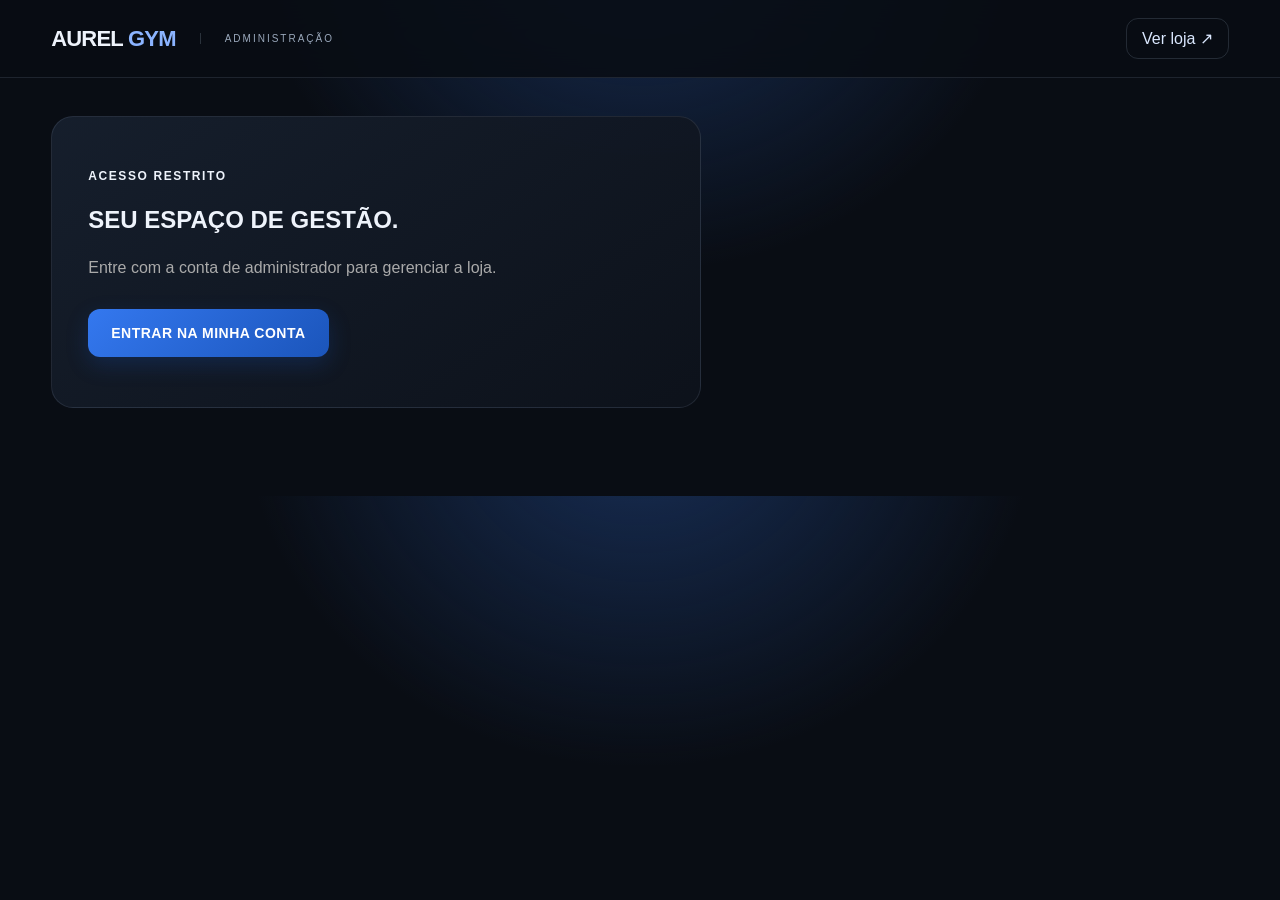
<file: admin.html>
<!doctype html>
<html lang="pt-BR">
<head>
  <meta charset="UTF-8" />
  <meta name="viewport" content="width=device-width, initial-scale=1" />
  <meta name="robots" content="noindex,nofollow" />
  <meta name="referrer" content="same-origin" />
  <title>Administração | Aurel Gym</title>
  <link rel="stylesheet" href="common.css" />
  <link rel="stylesheet" href="admin.css" />
  <script defer src="supabase.vendor.js"></script>
  <script defer src="database.js"></script>
  <script defer src="admin-sales.js"></script>
  <script defer src="admin.js"></script>
</head>
<body>
  <header class="admin-header">
    <a href="index.html" class="admin-brand">AUREL<span>GYM</span></a>
    <span class="admin-label">ADMINISTRAÇÃO</span>
    <a href="index.html" class="admin-store">Ver loja ↗</a>
  </header>
  <main class="admin-main">
    <section id="adminGate" class="admin-gate" aria-labelledby="gateTitle">
      <span class="eyebrow">ACESSO RESTRITO</span>
      <h1 id="gateTitle">SEU ESPAÇO DE GESTÃO.</h1>
      <p id="gateMessage" role="status">Verificando seu acesso…</p>
      <a href="login.html" class="button primary">Entrar na minha conta</a>
    </section>
    <div id="adminApp" hidden>
      <div class="admin-heading">
        <div><span class="eyebrow">PAINEL AUREL GYM</span><h1>CONTROLE DA SUA LOJA.</h1><p id="adminIdentity"></p></div>
        <button id="adminLogout" class="button secondary">Sair da conta</button>
      </div>
      <p id="adminMessage" class="admin-message" role="status" aria-live="polite"></p>
      <div class="admin-stats" aria-label="Resumo da loja">
        <article><span>Produtos ativos</span><strong id="activeCount">—</strong></article>
        <article><span>Produtos no catálogo</span><strong id="productCount">—</strong></article>
        <article><span>Categorias</span><strong id="categoryCount">—</strong></article>
        <article><span>Clientes cadastrados</span><strong id="customerCount">—</strong></article>
      </div>
      <nav class="admin-tabs" aria-label="Seções do painel">
        <button data-section="products" aria-current="page">Produtos</button>
        <button data-section="categories">Categorias</button>
        <button data-section="sales">Vendas e pedidos</button>
        <button data-section="customers">Clientes</button>
      </nav>
      <section id="productsSection" aria-labelledby="productsTitle">
        <div class="section-heading"><div><h2 id="productsTitle">Seu catálogo</h2><p>Crie peças, atualize preços e escolha o que aparece na loja.</p></div><button id="newProduct" class="button primary">+ Adicionar produto</button></div>
        <div class="admin-filters"><label for="productSearch">Buscar produto<input id="productSearch" type="search" placeholder="Nome ou categoria" /></label><label for="productFilter">Exibir<select id="productFilter"><option value="all">Todos os produtos</option><option value="active">Ativos</option><option value="inactive">Ocultos</option></select></label><button id="refreshAdmin" class="button secondary">Atualizar</button></div>
        <div class="admin-table-wrap"><table><thead><tr><th scope="col">Produto</th><th scope="col">Categoria</th><th scope="col">Preço</th><th scope="col">Visibilidade</th><th scope="col">Ações</th></tr></thead><tbody id="productRows"></tbody></table></div>
        <p id="productsEmpty" class="admin-empty" hidden>Nenhum produto encontrado.</p>
      </section>
      <section id="categoriesSection" hidden aria-labelledby="categoriesTitle">
        <div class="section-heading"><div><h2 id="categoriesTitle">Categorias</h2><p>Organize as peças do seu catálogo.</p></div></div>
        <form id="categoryForm" class="category-form"><label for="categoryName">Nome da categoria<input id="categoryName" minlength="1" maxlength="60" required placeholder="Ex.: Acessórios" /></label><button type="submit" class="button primary">Adicionar categoria</button></form>
        <ul id="categoryList" class="category-list"></ul>
      </section>
      <section id="salesSection" hidden aria-labelledby="salesTitle">
        <div class="section-heading"><div><h2 id="salesTitle">Vendas e pedidos</h2><p>Pedidos registrados para acompanhamento. Nenhuma cobrança é processada nesta etapa.</p></div><button id="refreshSales" class="button secondary">Atualizar vendas</button></div>
        <div class="sales-summary"><article><span>Pedidos registrados</span><strong id="salesOrderCount">0</strong></article><article><span>Total dos pedidos</span><strong id="salesTotal">R$ 0,00</strong></article></div>
        <div class="sales-charts">
          <article class="sales-chart-card"><h3>Vendas por período</h3><p>Valor dos pedidos por dia · últimos 7 dias</p><canvas id="salesByDay" height="250" aria-label="Gráfico de vendas por dia"></canvas></article>
          <article class="sales-chart-card"><h3>Produtos mais vendidos</h3><p>Unidades registradas por produto</p><canvas id="salesByProduct" height="250" aria-label="Gráfico de unidades por produto"></canvas></article>
          <article class="sales-chart-card"><h3>Faturamento por produto</h3><p>Valor acumulado por peça</p><canvas id="salesByRevenueProduct" height="250" aria-label="Gráfico de faturamento por produto"></canvas></article>
        </div>
        <div class="section-heading sales-table-heading"><div><h2>Pedidos recentes</h2><p>O CPF é exibido somente com os quatro últimos dígitos.</p></div></div>
        <div class="admin-table-wrap"><table><thead><tr><th>Pedido</th><th>Cliente e entrega</th><th>Itens</th><th>Pagamento</th><th>Total do pedido</th><th>Data</th><th>Situação</th></tr></thead><tbody id="orderRows"></tbody></table></div>
        <p id="ordersEmpty" class="admin-empty" hidden>Nenhum pedido registrado ainda.</p>
      </section>
      <section id="customersSection" hidden aria-labelledby="customersTitle">
        <div class="section-heading"><div><h2 id="customersTitle">Clientes cadastrados</h2><p>Dados de cadastro para atendimento. As senhas são protegidas pelo Supabase.</p></div></div>
        <p id="customerSummary" class="admin-note"></p>
        <div class="admin-table-wrap"><table><thead><tr><th scope="col">Nome</th><th scope="col">E-mail</th><th scope="col">Data de cadastro</th><th scope="col">Termos aceitos</th></tr></thead><tbody id="customerRows"></tbody></table></div>
        <button id="moreCustomers" class="button secondary" hidden>Carregar mais clientes</button>
      </section>
    </div>
  </main>
  <dialog id="productDialog" class="admin-dialog" aria-labelledby="productDialogTitle">
    <div class="dialog-heading"><h2 id="productDialogTitle">Adicionar produto</h2><button type="button" id="closeProduct" aria-label="Fechar edição">×</button></div>
    <form id="productForm">
      <fieldset id="productFields">
        <div class="product-grid">
          <label class="wide">Nome<input name="name" minlength="1" maxlength="120" required /></label>
          <label>Categoria<select name="category" id="editCategory" required></select></label>
          <label>Público<select name="audience"><option>Feminino</option><option>Masculino</option><option>Unissex</option></select></label>
          <label>Preço (R$)<input name="price" type="number" min="0" max="99999999.99" step="0.01" required /></label>
          <label>Etiqueta<input name="tag" maxlength="60" placeholder="Ex.: NOVO" /></label>
          <label>Cores, separadas por vírgula<input name="colors" maxlength="300" required placeholder="Preto, Branco" /></label>
          <label>Tamanhos, separados por vírgula<input name="sizes" maxlength="200" required placeholder="P, M, G, GG" /></label>
          <label class="wide">Imagem: caminho ou URL HTTPS<input name="photo" maxlength="2048" required placeholder="images/white-tee.jpg" /></label>
          <label>Posição da imagem<input name="position" maxlength="40" placeholder="50% 50%" /></label>
          <label>Zoom da imagem<input name="zoom" type="number" min="0.1" max="5" step="0.05" value="1" required /></label>
          <label class="wide">Descrição<textarea name="description" maxlength="3000" rows="4"></textarea></label>
          <label class="check-label wide"><input name="active" type="checkbox" checked />Produto visível na loja</label>
        </div>
        <div class="editor-actions"><button type="submit" class="button primary">Salvar produto</button><button type="button" id="cancelProduct" class="button secondary">Cancelar</button></div>
      </fieldset>
      <p id="productMessage" class="admin-message" role="status" aria-live="polite"></p>
    </form>
  </dialog>
</body>
</html>
</file>
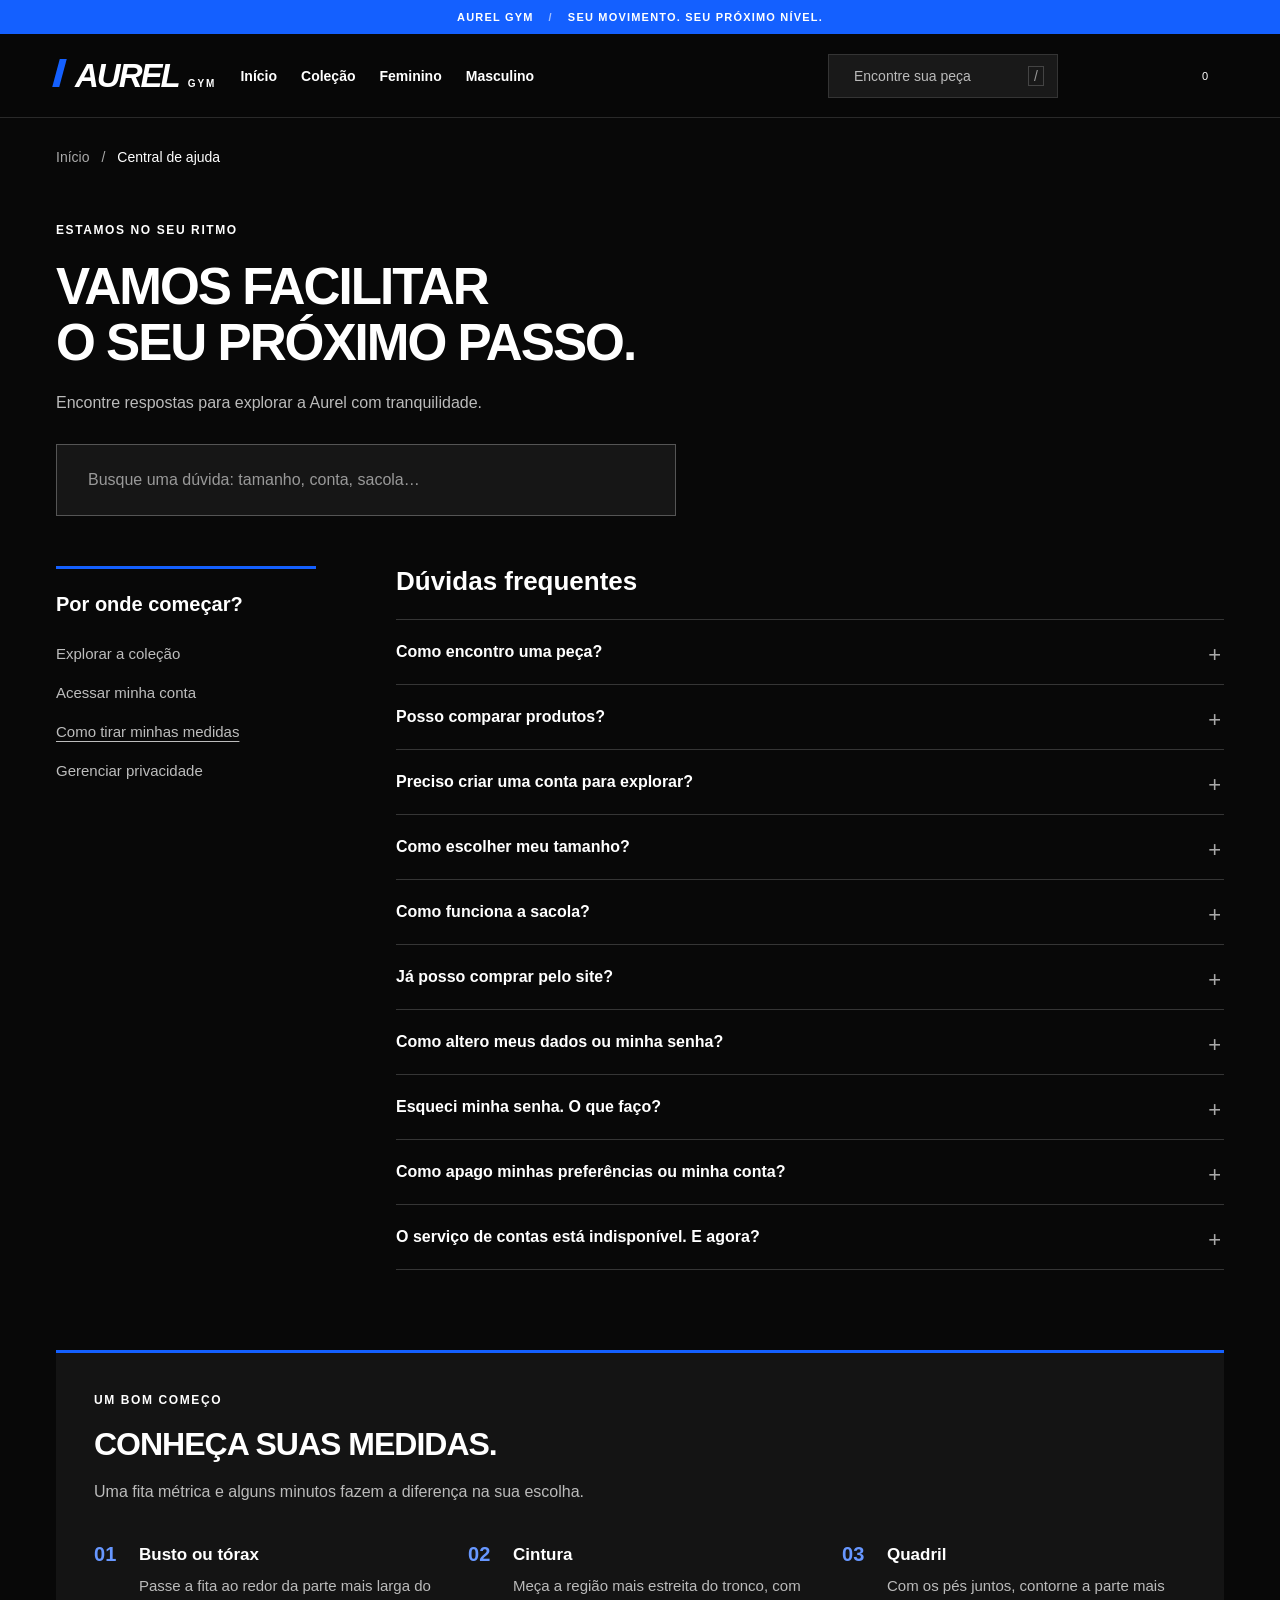
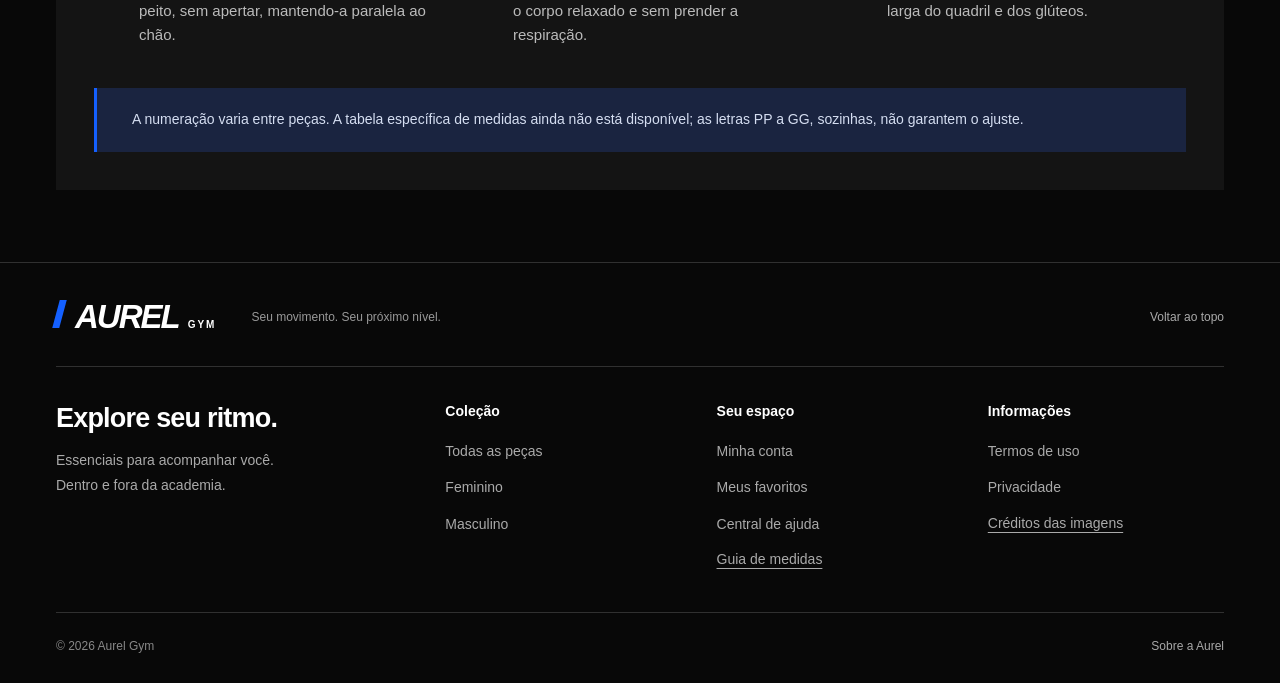
<file: ajuda.html>
<!doctype html>
<html lang="pt-BR">
  <head>
    <meta charset="UTF-8" />
    <meta name="viewport" content="width=device-width, initial-scale=1" />
    <meta
      name="description"
      content="Encontre respostas sobre tamanhos, conta, pesquisa e sacola."
    />
    <meta name="robots" content="noindex,nofollow" />
    <meta name="theme-color" content="#080808" />
    <title>Central de ajuda — Aurel Gym</title>
    <link rel="icon" type="image/svg+xml" href="../images/favicon.svg" />
    <link rel="stylesheet" href="ajuda.css" />
  </head>
  <body class="page-help" data-page="help">
    <a class="skip" href="#conteudo">Pular para o conteúdo</a>
    <div class="announcement-bar">
      AUREL GYM <span aria-hidden="true">/</span> SEU MOVIMENTO. SEU PRÓXIMO
      NÍVEL.
    </div>
    <header class="header">
      <a href="index.html" class="logo" aria-label="Aurel Gym, início"
        >AUREL<span>GYM</span></a
      >
      <nav class="desktop-nav" aria-label="Navegação principal">
        <a href="index.html" data-nav="home">Início</a
        ><a href="pesquisa.html" data-nav="search">Coleção</a
        ><a href="pesquisa.html?colecao=Feminino">Feminino</a
        ><a href="pesquisa.html?colecao=Masculino">Masculino</a>
      </nav>
      <button class="header-search" id="headerSearch" aria-haspopup="dialog">
        <i data-icon="search"></i><span>Encontre sua peça</span><kbd>/</kbd>
      </button>
      <div class="header-actions">
        <a
          class="icon-button search-mobile"
          id="searchToggle"
          href="pesquisa.html"
          aria-label="Pesquisar peças"
          aria-haspopup="dialog"
          ><i data-icon="search"></i></a
        ><a
          class="icon-button account-link"
          id="accountLink"
          href="login.html"
          aria-label="Entrar na minha conta"
          ><i data-icon="user"></i></a
        ><button
          class="icon-button"
          id="favoriteToggle"
          aria-label="Ver favoritos"
          aria-pressed="false"
        >
          <i data-icon="heart"></i
          ><span id="favoriteCount" class="count" hidden>0</span></button
        ><button
          class="icon-button bag-button"
          id="cartToggle"
          aria-label="Abrir sacola"
          aria-haspopup="dialog"
        >
          <i data-icon="bag"></i><span id="cartCount">0</span></button
        ><button
          class="icon-button mobile-only"
          id="menuToggle"
          aria-label="Abrir menu"
          aria-expanded="false"
          aria-controls="mobileNav"
        >
          <i data-icon="menu"></i>
        </button>
      </div>
      <nav
        id="mobileNav"
        class="mobile-nav"
        aria-label="Navegação móvel"
        hidden
      >
        <a href="index.html">Início</a><a href="pesquisa.html">Toda a coleção</a
        ><a href="pesquisa.html?colecao=Feminino">Feminino</a
        ><a href="pesquisa.html?colecao=Masculino">Masculino</a
        ><a href="login.html">Minha conta</a
        ><a href="ajuda.html">Central de ajuda</a
        ><a href="termos.html">Termos e privacidade</a>
      </nav>
    </header>
    <main id="conteudo" class="help-main section-wrap">
      <nav class="breadcrumb" aria-label="Caminho da página">
        <a href="index.html">Início</a><span aria-hidden="true">/</span
        ><span aria-current="page">Central de ajuda</span>
      </nav>
      <div class="help-heading">
        <span class="eyebrow">ESTAMOS NO SEU RITMO</span>
        <h1>VAMOS FACILITAR<br />O SEU PRÓXIMO PASSO.</h1>
        <p>Encontre respostas para explorar a Aurel com tranquilidade.</p>
        <label class="search-field help-search"
          ><i data-icon="search"></i
          ><input
            id="helpSearch"
            type="search"
            placeholder="Busque uma dúvida: tamanho, conta, sacola…"
            aria-label="Pesquisar na central de ajuda"
            maxlength="120"
        /></label>
      </div>
      <div class="help-layout">
        <aside class="help-shortcuts">
          <h2>Por onde começar?</h2>
          <a href="pesquisa.html">Explorar a coleção</a
          ><a href="login.html">Acessar minha conta</a
          ><button class="text-button" data-guide>
            Como tirar minhas medidas</button
          ><a href="termos.html#privacidade">Gerenciar privacidade</a>
        </aside>
        <section class="faq-list" aria-labelledby="faqTitle">
          <h2 id="faqTitle">Dúvidas frequentes</h2>
          <details>
            <summary>Como encontro uma peça?</summary>
            <p>
              Use a pesquisa por nome, categoria, cor ou coleção. No catálogo,
              combine filtros de tamanho, cor e preço. Os filtros escolhidos
              aparecem acima dos resultados e podem ser removidos
              individualmente.
            </p>
          </details>
          <details>
            <summary>Posso comparar produtos?</summary>
            <p>
              Sim. Toque em “Comparar” nos cards para selecionar até três peças.
              A barra de comparação reúne preço, categoria, cores e tamanhos
              lado a lado.
            </p>
          </details>
          <details>
            <summary>Preciso criar uma conta para explorar?</summary>
            <p>
              Não. Pesquisa, filtros, favoritos, comparação e sacola podem ser
              usados sem entrar. Essas escolhas ficam neste navegador e não são
              sincronizadas com sua conta.
            </p>
          </details>
          <details>
            <summary>Como escolher meu tamanho?</summary>
            <p>
              Meça busto ou tórax, cintura e quadril sem apertar a fita. A
              tabela específica de cada peça ainda não está disponível. Consulte
              o
              <button class="text-button" data-guide>guia de medidas</button>
              para saber como medir; não escolha apenas pela letra do tamanho.
            </p>
          </details>
          <details>
            <summary>Como funciona a sacola?</summary>
            <p>
              Selecione uma peça, escolha o tamanho e adicione à sacola. Você
              pode mudar a quantidade, mover uma peça para favoritos e baixar a
              seleção em um arquivo de texto.
            </p>
          </details>
          <details>
            <summary>Já posso comprar pelo site?</summary>
            <p>
              Compras e pagamentos online ainda não estão disponíveis. A sacola
              organiza suas escolhas, sem reservar estoque, gerar pedidos ou
              realizar cobranças.
            </p>
          </details>
          <details>
            <summary>Como altero meus dados ou minha senha?</summary>
            <p>
              Entre em <a href="login.html">Minha conta</a> e escolha “Editar
              meu nome” ou “Alterar minha senha”. As duas ações pedem a senha
              atual. Alterar a senha encerra as outras sessões da conta. O
              e-mail de acesso não pode ser alterado nesta versão.
            </p>
          </details>
          <details>
            <summary>Esqueci minha senha. O que faço?</summary>
            <p>
              A recuperação de senha por e-mail ainda não está disponível.
              Nenhum código de recuperação é enviado nesta versão. Não
              compartilhe sua senha com outras pessoas.
            </p>
          </details>
          <details>
            <summary>Como apago minhas preferências ou minha conta?</summary>
            <p>
              Para limpar favoritos, sacola, comparação e peças vistas neste
              navegador, acesse
              <a href="termos.html#privacidade">Privacidade</a>. Para excluir
              seu cadastro, entre em <a href="login.html">Minha conta</a> e
              confirme a exclusão com sua senha.
            </p>
          </details>
          <details>
            <summary>O serviço de contas está indisponível. E agora?</summary>
            <p>
              Aguarde e tente acessar novamente. Enquanto isso, você pode
              continuar explorando a coleção e organizando suas escolhas sem
              entrar.
            </p>
          </details>
          <p id="helpEmpty" class="empty-state" role="status" hidden>
            Nenhuma resposta encontrada. Tente uma palavra como “conta” ou
            “tamanho”.
          </p>
        </section>
      </div>
      <section
        class="measure-section"
        id="medidas"
        aria-labelledby="measureTitle"
      >
        <span class="eyebrow">UM BOM COMEÇO</span>
        <h2 id="measureTitle">CONHEÇA SUAS MEDIDAS.</h2>
        <p class="dialog-intro">
          Uma fita métrica e alguns minutos fazem a diferença na sua escolha.
        </p>
        <ol class="measure-steps">
          <li>
            <strong>Busto ou tórax</strong>
            <p>
              Passe a fita ao redor da parte mais larga do peito, sem apertar,
              mantendo-a paralela ao chão.
            </p>
          </li>
          <li>
            <strong>Cintura</strong>
            <p>
              Meça a região mais estreita do tronco, com o corpo relaxado e sem
              prender a respiração.
            </p>
          </li>
          <li>
            <strong>Quadril</strong>
            <p>
              Com os pés juntos, contorne a parte mais larga do quadril e dos
              glúteos.
            </p>
          </li>
        </ol>
        <div class="guide-note">
          <i data-icon="ruler"></i>
          <p>
            A numeração varia entre peças. A tabela específica de medidas ainda
            não está disponível; as letras PP a GG, sozinhas, não garantem o
            ajuste.
          </p>
        </div>
      </section>
    </main>
    <footer class="footer section-wrap">
      <div class="footer-top">
        <a href="index.html" class="logo" aria-label="Aurel Gym, início"
          >AUREL<span>GYM</span></a
        >
        <p>Seu movimento. Seu próximo nível.</p>
        <a href="#conteudo" class="back-top">Voltar ao topo</a>
      </div>
      <div class="footer-columns">
        <div>
          <h2>Explore seu ritmo.</h2>
          <p>
            Essenciais para acompanhar você.<br />Dentro e fora da academia.
          </p>
        </div>
        <nav aria-label="Coleção no rodapé">
          <h3>Coleção</h3>
          <a href="pesquisa.html">Todas as peças</a
          ><a href="pesquisa.html?colecao=Feminino">Feminino</a
          ><a href="pesquisa.html?colecao=Masculino">Masculino</a>
        </nav>
        <nav aria-label="Seu espaço no rodapé">
          <h3>Seu espaço</h3>
          <a href="login.html">Minha conta</a
          ><a href="pesquisa.html?favoritos=1">Meus favoritos</a
          ><a href="ajuda.html">Central de ajuda</a
          ><button class="text-button" data-guide>Guia de medidas</button>
        </nav>
        <nav aria-label="Informações no rodapé">
          <h3>Informações</h3>
          <a href="termos.html">Termos de uso</a
          ><a href="termos.html#privacidade">Privacidade</a
          ><button class="text-button" id="photoCredits">
            Créditos das imagens
          </button>
        </nav>
      </div>
      <div class="footer-bottom">
        <p>© 2026 Aurel Gym</p>
        <button class="text-button" id="aboutBrand">Sobre a Aurel</button>
      </div>
    </footer>
    <dialog
      id="filterDialog"
      class="filter-dialog"
      aria-labelledby="filterTitle"
    >
      <div class="dialog-top">
        <div>
          <span class="eyebrow">AUREL GYM</span>
          <h2 id="filterTitle">Refine sua busca</h2>
        </div>
        <button class="icon-button" data-close aria-label="Fechar">
          <i data-icon="close"></i>
        </button>
      </div>
      <div id="mobileFilterSlot"></div>
      <button class="button primary filter-apply" id="applyFilters">
        Ver resultados
      </button>
    </dialog>
    <dialog id="cartDialog" class="cart-dialog" aria-labelledby="cartTitle">
      <div class="dialog-top">
        <div>
          <span class="eyebrow">SUAS ESCOLHAS</span>
          <h2 id="cartTitle">Minha sacola</h2>
        </div>
        <button class="icon-button" data-close aria-label="Fechar">
          <i data-icon="close"></i>
        </button>
      </div>
      <div id="cartItems"></div>
      <div id="cartSummary"></div>
    </dialog>
    <dialog id="infoDialog" class="info-dialog" aria-labelledby="infoTitle">
      <button
        class="icon-button info-close"
        data-close
        aria-label="Fechar informações"
      >
        <i data-icon="close"></i>
      </button>
      <div id="infoContent"></div>
    </dialog>
    <dialog
      id="searchDialog"
      class="search-dialog"
      aria-labelledby="quickTitle"
    >
      <div class="dialog-top">
        <div>
          <span class="eyebrow">ENCONTRE SEU ESSENCIAL</span>
          <h2 id="quickTitle">O que acompanha seu ritmo?</h2>
        </div>
        <button class="icon-button" data-close aria-label="Fechar">
          <i data-icon="close"></i>
        </button>
      </div>
      <form action="pesquisa.html" class="quick-search-form" role="search">
        <label class="visually-hidden" for="quickSearch">Buscar peças</label
        ><i data-icon="search"></i
        ><input
          id="quickSearch"
          type="search"
          name="q"
          maxlength="120"
          placeholder="Peça, cor ou coleção"
          autocomplete="off"
        /><button class="button primary" type="submit">Buscar</button>
      </form>
      <p id="quickCount" class="quick-count" role="status"></p>
      <div id="quickResults"></div>
      <a href="pesquisa.html" class="underlined-link quick-all"
        >Explorar toda a coleção</a
      >
    </dialog>
    <dialog
      id="compareDialog"
      class="compare-dialog"
      aria-labelledby="compareTitle"
    >
      <div class="dialog-top">
        <div>
          <span class="eyebrow">COMPARE SUAS ESCOLHAS</span>
          <h2 id="compareTitle">Lado a lado. Do seu jeito.</h2>
        </div>
        <button class="icon-button" data-close aria-label="Fechar">
          <i data-icon="close"></i>
        </button>
      </div>
      <div id="compareContent"></div>
    </dialog>
    <dialog id="guideDialog" class="guide-dialog" aria-labelledby="guideTitle">
      <div class="dialog-top">
        <div>
          <span class="eyebrow">ENCONTRE SEU AJUSTE</span>
          <h2 id="guideTitle">Como tirar suas medidas</h2>
        </div>
        <button class="icon-button" data-close aria-label="Fechar">
          <i data-icon="close"></i>
        </button>
      </div>
      <p class="dialog-intro">
        Uma fita métrica e alguns minutos fazem a diferença na sua escolha.
      </p>
      <ol class="measure-steps">
        <li>
          <strong>Busto ou tórax</strong>
          <p>
            Passe a fita ao redor da parte mais larga do peito, sem apertar,
            mantendo-a paralela ao chão.
          </p>
        </li>
        <li>
          <strong>Cintura</strong>
          <p>
            Meça a região mais estreita do tronco, com o corpo relaxado e sem
            prender a respiração.
          </p>
        </li>
        <li>
          <strong>Quadril</strong>
          <p>
            Com os pés juntos, contorne a parte mais larga do quadril e dos
            glúteos.
          </p>
        </li>
      </ol>
      <div class="guide-note">
        <i data-icon="ruler"></i>
        <p>
          A numeração varia entre peças. A tabela específica de medidas ainda
          não está disponível; as letras PP a GG, sozinhas, não garantem o
          ajuste.
        </p>
      </div>
    </dialog>
    <dialog id="zoomDialog" class="zoom-dialog" aria-labelledby="zoomTitle">
      <div class="dialog-top">
        <div>
          <span class="eyebrow">AUREL GYM</span>
          <h2 id="zoomTitle">Detalhes da peça</h2>
        </div>
        <button class="icon-button" data-close aria-label="Fechar">
          <i data-icon="close"></i>
        </button>
      </div>
      <img id="zoomImage" alt="" />
    </dialog>
    <div class="compare-bar" id="compareBar" hidden>
      <div class="compare-bar-label">
        <i data-icon="compare"></i
        ><span
          ><strong>Suas escolhas</strong
          ><small><span id="compareCount">0</span> de 3 peças</small></span
        >
      </div>
      <div id="comparePreview" class="compare-preview" aria-hidden="true"></div>
      <button class="button primary" id="openCompare">Comparar</button
      ><button
        class="icon-button"
        id="clearCompare"
        aria-label="Limpar comparação"
      >
        <i data-icon="close"></i>
      </button>
    </div>
    <div class="toast" id="toast" role="status" aria-live="polite"></div>
    <!-- AUREL APP START --><script defer src="supabase.vendor.js"></script><script defer src="database.js"></script><script defer src="loja.js"></script><!-- AUREL APP END -->
  </body>
</html>
</file>
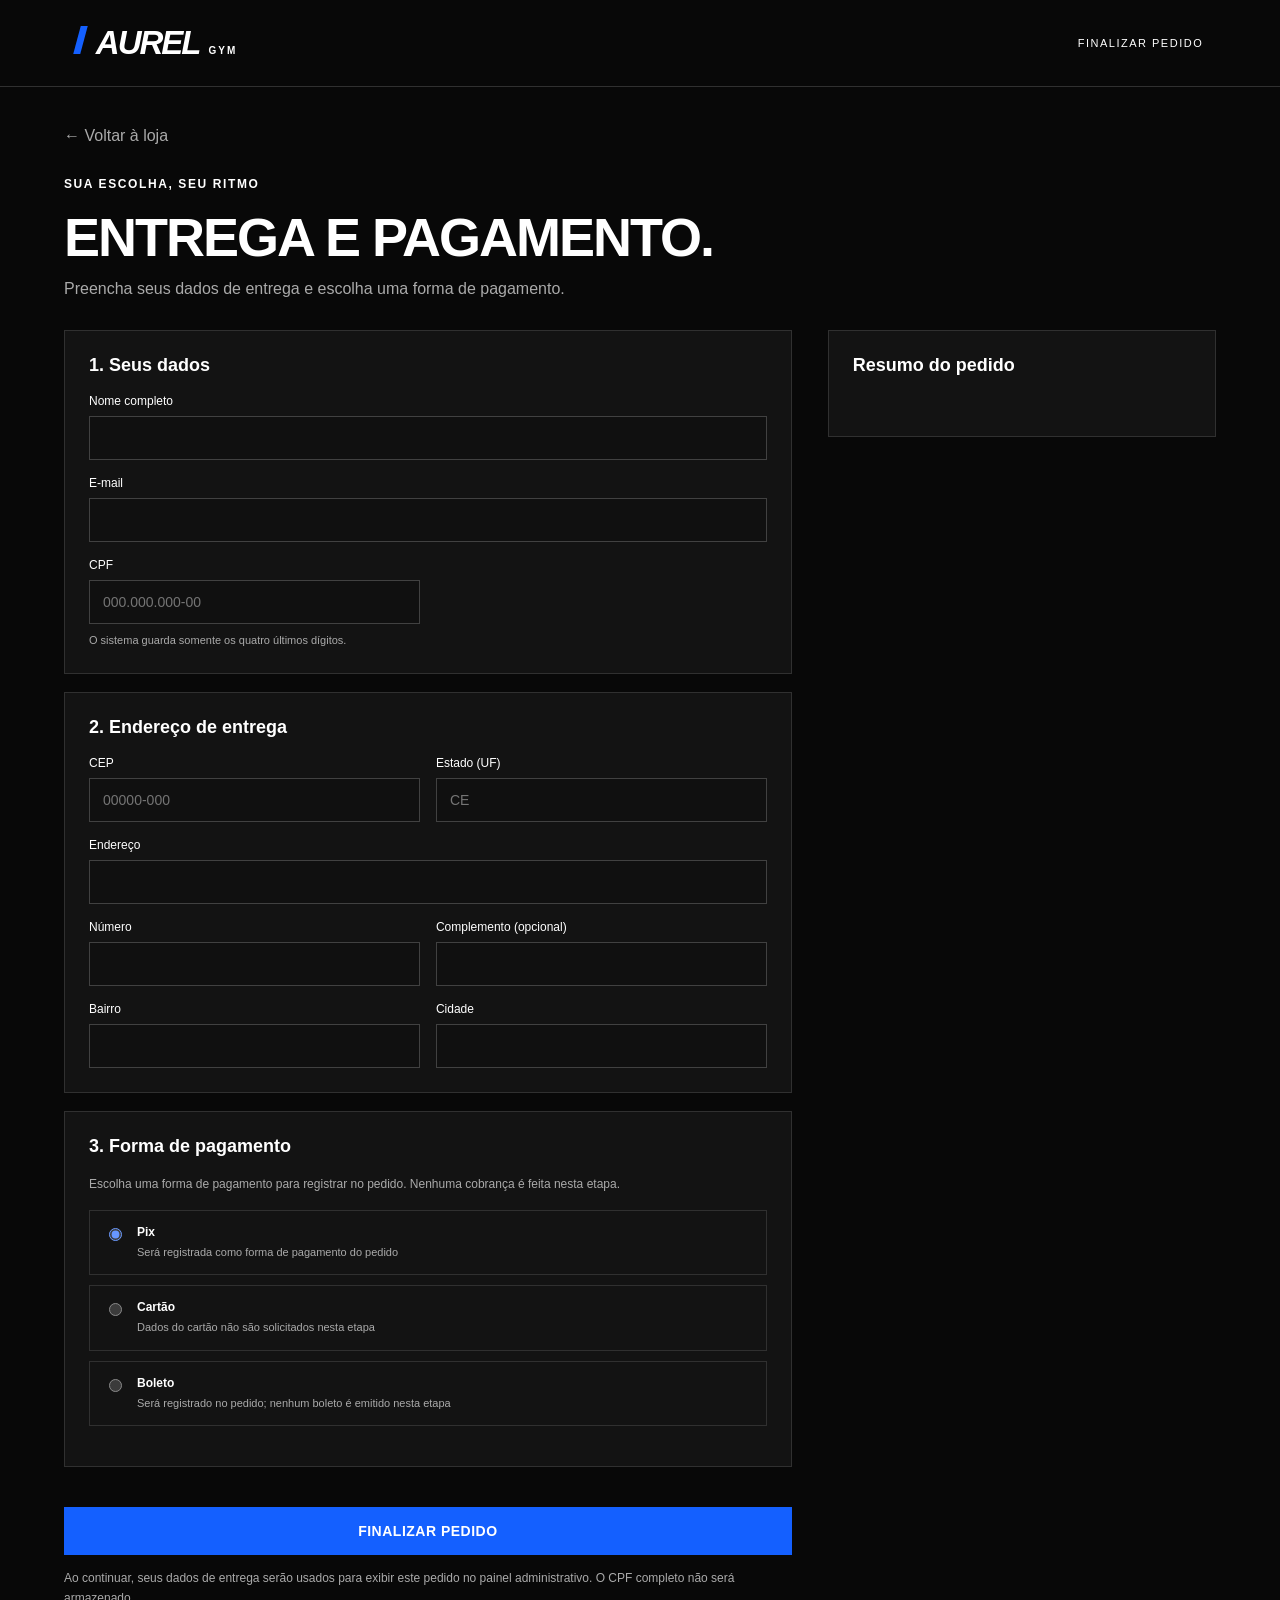
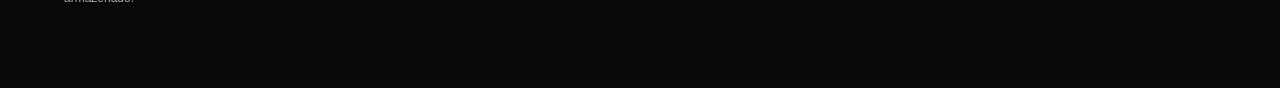
<file: checkout.html>
<!doctype html>
<html lang="pt-BR">
<head>
  <meta charset="UTF-8" />
  <meta name="viewport" content="width=device-width, initial-scale=1" />
  <meta name="robots" content="noindex,nofollow" />
  <title>Finalizar pedido | Aurel Gym</title>
  <link rel="stylesheet" href="common.css" />
  <link rel="stylesheet" href="checkout.css" />
  <script defer src="supabase.vendor.js"></script>
  <script defer src="database.js"></script>
  <script defer src="checkout.js"></script>
</head>
<body>
  <header class="checkout-header"><a href="index.html" class="logo">AUREL<span>GYM</span></a><span>FINALIZAR PEDIDO</span></header>
  <main class="checkout-main">
    <a href="index.html" class="checkout-back">← Voltar à loja</a>
    <div id="checkoutView">
      <div class="checkout-heading"><span class="eyebrow">SUA ESCOLHA, SEU RITMO</span><h1>ENTREGA E PAGAMENTO.</h1><p>Preencha seus dados de entrega e escolha uma forma de pagamento.</p></div>
      <div class="checkout-layout">
        <form id="checkoutForm" class="checkout-form">
          <section><h2>1. Seus dados</h2><div class="checkout-grid">
            <label class="wide">Nome completo<input name="name" autocomplete="name" minlength="2" maxlength="100" required /></label>
            <label class="wide">E-mail<input name="email" type="email" autocomplete="email" maxlength="254" required /></label>
            <label>CPF<input name="cpf" inputmode="numeric" autocomplete="off" maxlength="14" placeholder="000.000.000-00" required /><small>O sistema guarda somente os quatro últimos dígitos.</small></label>
          </div></section>
          <section><h2>2. Endereço de entrega</h2><div class="checkout-grid">
            <label>CEP<input name="cep" inputmode="numeric" autocomplete="postal-code" maxlength="9" placeholder="00000-000" required /></label>
            <label>Estado (UF)<input name="state" autocomplete="address-level1" maxlength="2" placeholder="CE" required /></label>
            <label class="wide">Endereço<input name="address" autocomplete="street-address" maxlength="160" required /></label>
            <label>Número<input name="number" maxlength="20" required /></label>
            <label>Complemento (opcional)<input name="complement" maxlength="100" /></label>
            <label>Bairro<input name="neighborhood" autocomplete="address-level3" maxlength="100" required /></label>
            <label>Cidade<input name="city" autocomplete="address-level2" maxlength="100" required /></label>
          </div></section>
          <section><h2>3. Forma de pagamento</h2><p class="checkout-note">Escolha uma forma de pagamento para registrar no pedido. Nenhuma cobrança é feita nesta etapa.</p>
            <fieldset class="payment-options">
              <label><input type="radio" name="payment" value="pix" checked /><span><strong>Pix</strong><small>Será registrada como forma de pagamento do pedido</small></span></label>
              <label><input type="radio" name="payment" value="cartao" /><span><strong>Cartão</strong><small>Dados do cartão não são solicitados nesta etapa</small></span></label>
              <label><input type="radio" name="payment" value="boleto" /><span><strong>Boleto</strong><small>Será registrado no pedido; nenhum boleto é emitido nesta etapa</small></span></label>
            </fieldset>
          </section>
          <p id="checkoutMessage" class="checkout-message" role="status" aria-live="polite"></p>
          <button class="button primary checkout-submit" type="submit">Finalizar pedido</button>
          <p class="privacy-note">Ao continuar, seus dados de entrega serão usados para exibir este pedido no painel administrativo. O CPF completo não será armazenado.</p>
        </form>
        <aside class="checkout-summary"><h2>Resumo do pedido</h2><div id="checkoutItems"></div><div id="checkoutTotal" class="checkout-total"></div></aside>
      </div>
    </div>
  </main>
</body>
</html>
</file>
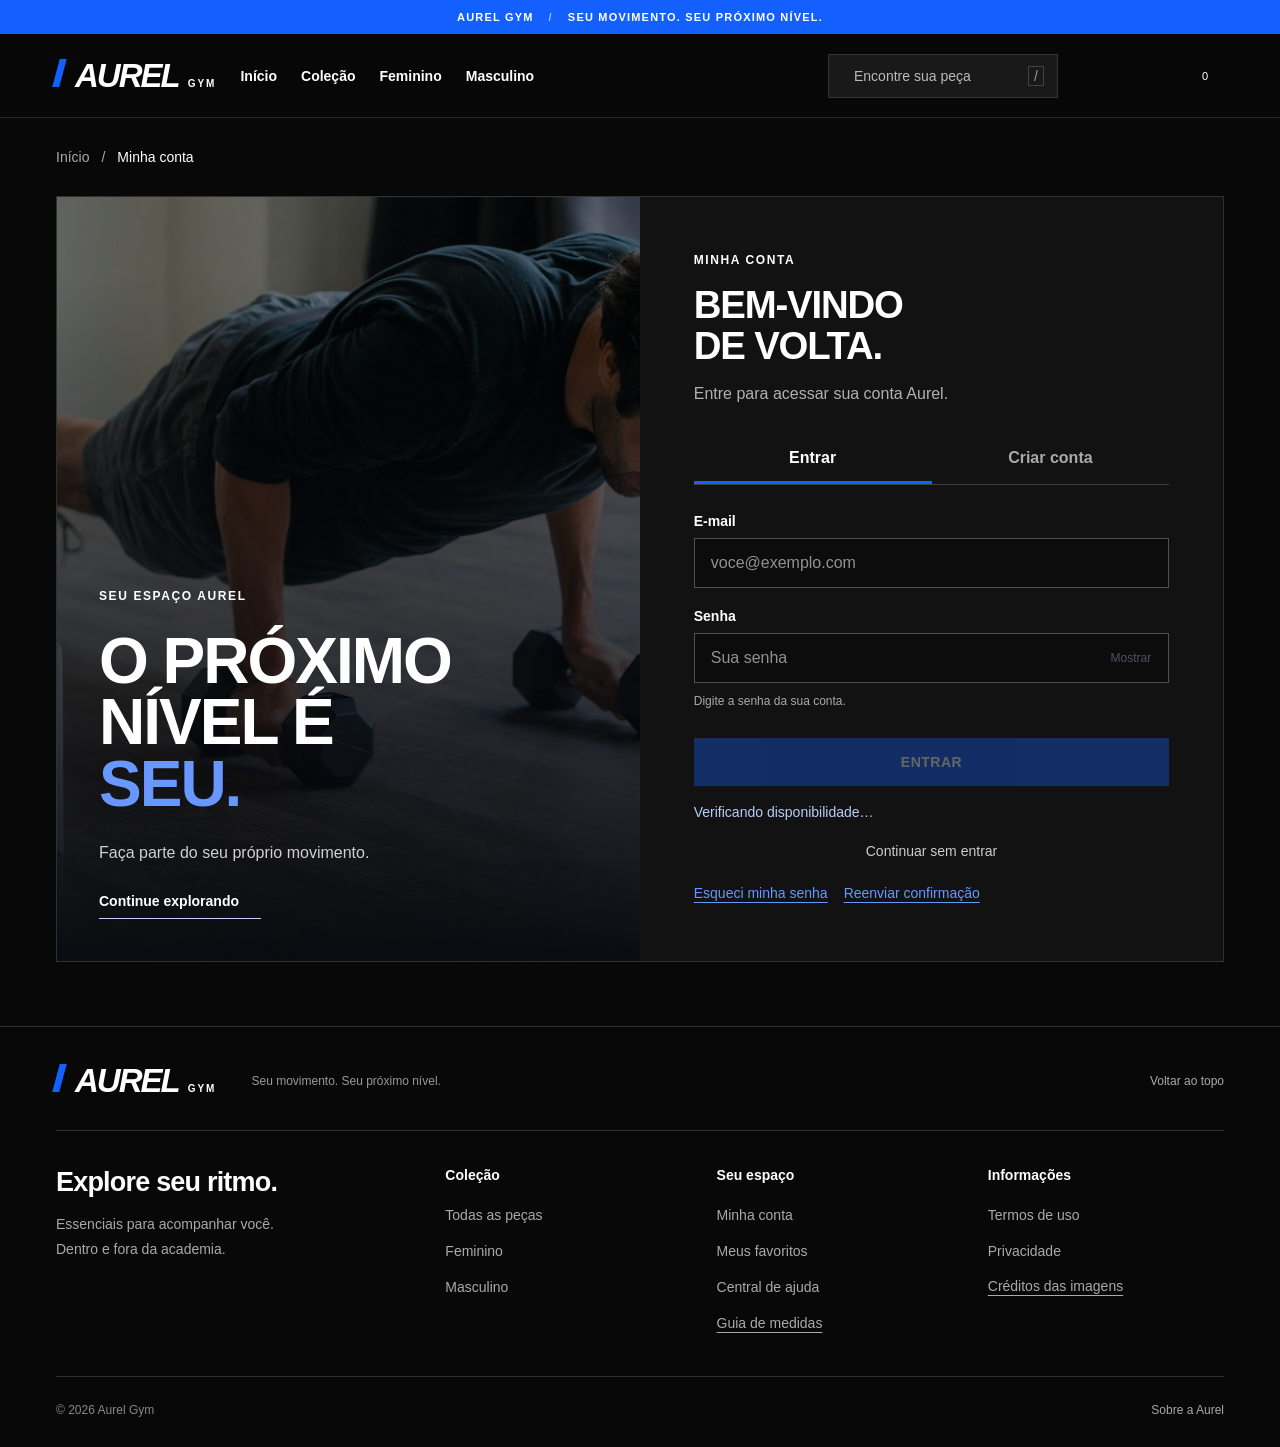
<file: login.html>
<!doctype html>
<html lang="pt-BR">
  <head>
    <meta charset="UTF-8" />
    <meta name="viewport" content="width=device-width, initial-scale=1" />
    <meta
      name="description"
      content="Acesse sua conta Aurel Gym e gerencie seus dados."
    />
    <meta name="robots" content="noindex,nofollow" />
    <meta name="theme-color" content="#080808" />
    <title>Minha conta — Aurel Gym</title>
    <link rel="icon" type="image/svg+xml" href="../images/favicon.svg" />
    <link rel="stylesheet" href="login.css" />
  </head>
  <body class="page-account" data-page="account">
    <a class="skip" href="#conteudo">Pular para o conteúdo</a>
    <div class="announcement-bar">
      AUREL GYM <span aria-hidden="true">/</span> SEU MOVIMENTO. SEU PRÓXIMO
      NÍVEL.
    </div>
    <header class="header">
      <a href="index.html" class="logo" aria-label="Aurel Gym, início"
        >AUREL<span>GYM</span></a
      >
      <nav class="desktop-nav" aria-label="Navegação principal">
        <a href="index.html" data-nav="home">Início</a
        ><a href="pesquisa.html" data-nav="search">Coleção</a
        ><a href="pesquisa.html?colecao=Feminino">Feminino</a
        ><a href="pesquisa.html?colecao=Masculino">Masculino</a>
      </nav>
      <button class="header-search" id="headerSearch" aria-haspopup="dialog">
        <i data-icon="search"></i><span>Encontre sua peça</span><kbd>/</kbd>
      </button>
      <div class="header-actions">
        <a
          class="icon-button search-mobile"
          id="searchToggle"
          href="pesquisa.html"
          aria-label="Pesquisar peças"
          aria-haspopup="dialog"
          ><i data-icon="search"></i></a
        ><a
          class="icon-button account-link"
          id="accountLink"
          href="login.html"
          aria-label="Entrar na minha conta"
          ><i data-icon="user"></i></a
        ><button
          class="icon-button"
          id="favoriteToggle"
          aria-label="Ver favoritos"
          aria-pressed="false"
        >
          <i data-icon="heart"></i
          ><span id="favoriteCount" class="count" hidden>0</span></button
        ><button
          class="icon-button bag-button"
          id="cartToggle"
          aria-label="Abrir sacola"
          aria-haspopup="dialog"
        >
          <i data-icon="bag"></i><span id="cartCount">0</span></button
        ><button
          class="icon-button mobile-only"
          id="menuToggle"
          aria-label="Abrir menu"
          aria-expanded="false"
          aria-controls="mobileNav"
        >
          <i data-icon="menu"></i>
        </button>
      </div>
      <nav
        id="mobileNav"
        class="mobile-nav"
        aria-label="Navegação móvel"
        hidden
      >
        <a href="index.html">Início</a><a href="pesquisa.html">Toda a coleção</a
        ><a href="pesquisa.html?colecao=Feminino">Feminino</a
        ><a href="pesquisa.html?colecao=Masculino">Masculino</a
        ><a href="login.html">Minha conta</a
        ><a href="ajuda.html">Central de ajuda</a
        ><a href="termos.html">Termos e privacidade</a>
      </nav>
    </header>
    <main id="conteudo" class="account-main section-wrap">
      <nav class="breadcrumb" aria-label="Caminho da página">
        <a href="index.html">Início</a><span aria-hidden="true">/</span
        ><span aria-current="page">Minha conta</span>
      </nav>
      <div class="auth-layout">
        <section class="auth-story" aria-labelledby="accountHeading">
          <img
            src="../images/training-c.jpg"
            alt="Atleta usando camiseta preta durante o treino"
            width="1500"
            height="1000"
          />
          <div>
            <span class="eyebrow">SEU ESPAÇO AUREL</span>
            <h1 id="accountHeading">
              O PRÓXIMO <br />NÍVEL É <br /><em>SEU.</em>
            </h1>
            <p>Faça parte do seu próprio movimento.</p>
            <a href="pesquisa.html" class="underlined-link"
              >Continue explorando <i data-icon="arrow"></i
            ></a>
          </div>
        </section>
        <section class="auth-panel" aria-label="Acesso à conta">
          <div id="accessArea">
            <span class="eyebrow">MINHA CONTA</span>
            <h2 id="authTitle">BEM-VINDO<br />DE VOLTA.</h2>
            <p class="auth-subtitle" id="authSubtitle">
              Entre para acessar sua conta Aurel.
            </p>
            <div
              class="auth-tabs"
              role="tablist"
              aria-label="Entrar ou criar uma conta"
            >
              <button
                type="button"
                id="loginTab"
                role="tab"
                aria-selected="true"
                aria-controls="authPane"
                tabindex="0"
              >
                Entrar</button
              ><button
                type="button"
                id="registerTab"
                role="tab"
                aria-selected="false"
                aria-controls="authPane"
                tabindex="-1"
              >
                Criar conta
              </button>
            </div>
            <div id="authPane" role="tabpanel" aria-labelledby="loginTab">
              <form id="authForm">
                <fieldset id="authFields" disabled>
                  <legend class="visually-hidden">Dados da conta</legend>
                  <div class="form-field" id="nameField" hidden>
                    <label for="fullName">Seu nome</label
                    ><input
                      id="fullName"
                      name="name"
                      autocomplete="name"
                      minlength="2"
                      maxlength="80"
                      placeholder="Como podemos chamar você?"
                    />
                  </div>
                  <div class="form-field">
                    <label for="email">E-mail</label
                    ><input
                      id="email"
                      name="email"
                      type="email"
                      inputmode="email"
                      autocomplete="email"
                      required
                      maxlength="254"
                      placeholder="voce@exemplo.com"
                    />
                  </div>
                  <div class="form-field">
                    <label for="password">Senha</label>
                    <div class="password-wrap">
                      <input
                        id="password"
                        name="password"
                        type="password"
                        autocomplete="current-password"
                        required
                        minlength="1"
                        maxlength="128"
                        aria-describedby="passwordHelp"
                        placeholder="Sua senha"
                      /><button
                        type="button"
                        id="showPassword"
                        aria-label="Mostrar senha"
                        aria-pressed="false"
                      >
                        Mostrar
                      </button>
                    </div>
                    <small id="passwordHelp">Digite a senha da sua conta.</small>
                  </div>
                  <div class="form-field" id="confirmField" hidden>
                    <label for="confirmPassword">Confirme a senha</label
                    ><input
                      id="confirmPassword"
                      type="password"
                      autocomplete="new-password"
                      maxlength="128"
                      placeholder="Repita sua senha"
                    />
                  </div>
                  <label class="terms-consent" id="termsField" hidden
                    ><input type="checkbox" id="acceptTerms" /><span
                      >Li e aceito os
                      <a href="termos.html" target="_blank" rel="noopener"
                        >termos de uso</a
                      >
                      e as informações de privacidade.</span
                    ></label
                  >
                  <button
                    type="submit"
                    class="button primary auth-submit"
                    id="authSubmit"
                  >
                    Entrar
                  </button>
                </fieldset>
              </form>
            </div>
            <p
              id="authMessage"
              class="form-message"
              role="status"
              aria-live="polite"
            >
              Verificando disponibilidade…
            </p>
            <a class="guest-link" href="pesquisa.html">Continuar sem entrar </a>
            <div class="account-support">
              <button type="button" id="forgotPassword" class="text-button">Esqueci minha senha</button>
              <button type="button" id="resendConfirmation" class="text-button">Reenviar confirmação</button>
            </div>
          </div>
          <section
            id="profileArea"
            hidden
            aria-labelledby="profileTitle"
            tabindex="-1"
          >
            <span class="eyebrow">MINHA CONTA</span
            ><span
              class="profile-avatar"
              id="profileAvatar"
              aria-hidden="true"
            ></span>
            <h2 id="profileTitle">QUE BOM TER VOCÊ AQUI.</h2>
            <p id="profileName" class="profile-name"></p>
            <p id="profileEmail" class="auth-subtitle"></p>
            <a href="admin.html" id="adminLink" class="button primary auth-submit" hidden>Painel de administrador</a>
            <div class="profile-choices">
              <a href="pesquisa.html?favoritos=1"
                ><i data-icon="heart"></i><strong>Meus favoritos</strong
                ><span>Sincronizados com sua conta</span></a
              ><a href="index.html?sacola=1"
                ><i data-icon="bag"></i><strong>Minha sacola</strong
                ><span>Suas escolhas de agora</span><i data-icon="arrow"></i
              ></a>
            </div>
            <div class="profile-settings">
              <h3>Seus dados</h3>
              <p>Gerencie seu nome e a segurança da conta.</p>
              <button id="editProfile" class="settings-row">
                <span>Editar meu nome</span><i data-icon="user"></i></button
              ><button id="changePassword" class="settings-row">
                <span>Alterar minha senha</span><i data-icon="lock"></i>
              </button>
            </div>
            <button id="logout" class="button secondary auth-submit">
              Sair da conta</button
            ><button id="deleteAccount" class="text-button delete-account" hidden>
              Excluir minha conta
            </button>
            <p id="profileMessage" class="form-message" role="status"></p>
          </section>
        </section>
      </div>
    </main>
    <footer class="footer section-wrap">
      <div class="footer-top">
        <a href="index.html" class="logo" aria-label="Aurel Gym, início"
          >AUREL<span>GYM</span></a
        >
        <p>Seu movimento. Seu próximo nível.</p>
        <a href="#conteudo" class="back-top">Voltar ao topo</a>
      </div>
      <div class="footer-columns">
        <div>
          <h2>Explore seu ritmo.</h2>
          <p>
            Essenciais para acompanhar você.<br />Dentro e fora da academia.
          </p>
        </div>
        <nav aria-label="Coleção no rodapé">
          <h3>Coleção</h3>
          <a href="pesquisa.html">Todas as peças</a
          ><a href="pesquisa.html?colecao=Feminino">Feminino</a
          ><a href="pesquisa.html?colecao=Masculino">Masculino</a>
        </nav>
        <nav aria-label="Seu espaço no rodapé">
          <h3>Seu espaço</h3>
          <a href="login.html">Minha conta</a
          ><a href="pesquisa.html?favoritos=1">Meus favoritos</a
          ><a href="ajuda.html">Central de ajuda</a
          ><button class="text-button" data-guide>Guia de medidas</button>
        </nav>
        <nav aria-label="Informações no rodapé">
          <h3>Informações</h3>
          <a href="termos.html">Termos de uso</a
          ><a href="termos.html#privacidade">Privacidade</a
          ><button class="text-button" id="photoCredits">
            Créditos das imagens
          </button>
        </nav>
      </div>
      <div class="footer-bottom">
        <p>© 2026 Aurel Gym</p>
        <button class="text-button" id="aboutBrand">Sobre a Aurel</button>
      </div>
    </footer>
    <dialog
      id="filterDialog"
      class="filter-dialog"
      aria-labelledby="filterTitle"
    >
      <div class="dialog-top">
        <div>
          <span class="eyebrow">AUREL GYM</span>
          <h2 id="filterTitle">Refine sua busca</h2>
        </div>
        <button class="icon-button" data-close aria-label="Fechar">
          <i data-icon="close"></i>
        </button>
      </div>
      <div id="mobileFilterSlot"></div>
      <button class="button primary filter-apply" id="applyFilters">
        Ver resultados
      </button>
    </dialog>
    <dialog id="cartDialog" class="cart-dialog" aria-labelledby="cartTitle">
      <div class="dialog-top">
        <div>
          <span class="eyebrow">SUAS ESCOLHAS</span>
          <h2 id="cartTitle">Minha sacola</h2>
        </div>
        <button class="icon-button" data-close aria-label="Fechar">
          <i data-icon="close"></i>
        </button>
      </div>
      <div id="cartItems"></div>
      <div id="cartSummary"></div>
    </dialog>
    <dialog id="infoDialog" class="info-dialog" aria-labelledby="infoTitle">
      <button
        class="icon-button info-close"
        data-close
        aria-label="Fechar informações"
      >
        <i data-icon="close"></i>
      </button>
      <div id="infoContent"></div>
    </dialog>
    <dialog
      id="searchDialog"
      class="search-dialog"
      aria-labelledby="quickTitle"
    >
      <div class="dialog-top">
        <div>
          <span class="eyebrow">ENCONTRE SEU ESSENCIAL</span>
          <h2 id="quickTitle">O que acompanha seu ritmo?</h2>
        </div>
        <button class="icon-button" data-close aria-label="Fechar">
          <i data-icon="close"></i>
        </button>
      </div>
      <form action="pesquisa.html" class="quick-search-form" role="search">
        <label class="visually-hidden" for="quickSearch">Buscar peças</label
        ><i data-icon="search"></i
        ><input
          id="quickSearch"
          type="search"
          name="q"
          maxlength="120"
          placeholder="Peça, cor ou coleção"
          autocomplete="off"
        /><button class="button primary" type="submit">Buscar</button>
      </form>
      <p id="quickCount" class="quick-count" role="status"></p>
      <div id="quickResults"></div>
      <a href="pesquisa.html" class="underlined-link quick-all"
        >Explorar toda a coleção</a
      >
    </dialog>
    <dialog
      id="compareDialog"
      class="compare-dialog"
      aria-labelledby="compareTitle"
    >
      <div class="dialog-top">
        <div>
          <span class="eyebrow">COMPARE SUAS ESCOLHAS</span>
          <h2 id="compareTitle">Lado a lado. Do seu jeito.</h2>
        </div>
        <button class="icon-button" data-close aria-label="Fechar">
          <i data-icon="close"></i>
        </button>
      </div>
      <div id="compareContent"></div>
    </dialog>
    <dialog id="guideDialog" class="guide-dialog" aria-labelledby="guideTitle">
      <div class="dialog-top">
        <div>
          <span class="eyebrow">ENCONTRE SEU AJUSTE</span>
          <h2 id="guideTitle">Como tirar suas medidas</h2>
        </div>
        <button class="icon-button" data-close aria-label="Fechar">
          <i data-icon="close"></i>
        </button>
      </div>
      <p class="dialog-intro">
        Uma fita métrica e alguns minutos fazem a diferença na sua escolha.
      </p>
      <ol class="measure-steps">
        <li>
          <strong>Busto ou tórax</strong>
          <p>
            Passe a fita ao redor da parte mais larga do peito, sem apertar,
            mantendo-a paralela ao chão.
          </p>
        </li>
        <li>
          <strong>Cintura</strong>
          <p>
            Meça a região mais estreita do tronco, com o corpo relaxado e sem
            prender a respiração.
          </p>
        </li>
        <li>
          <strong>Quadril</strong>
          <p>
            Com os pés juntos, contorne a parte mais larga do quadril e dos
            glúteos.
          </p>
        </li>
      </ol>
      <div class="guide-note">
        <i data-icon="ruler"></i>
        <p>
          A numeração varia entre peças. A tabela específica de medidas ainda
          não está disponível; as letras PP a GG, sozinhas, não garantem o
          ajuste.
        </p>
      </div>
    </dialog>
    <dialog id="zoomDialog" class="zoom-dialog" aria-labelledby="zoomTitle">
      <div class="dialog-top">
        <div>
          <span class="eyebrow">AUREL GYM</span>
          <h2 id="zoomTitle">Detalhes da peça</h2>
        </div>
        <button class="icon-button" data-close aria-label="Fechar">
          <i data-icon="close"></i>
        </button>
      </div>
      <img id="zoomImage" alt="" />
    </dialog>
    <div class="compare-bar" id="compareBar" hidden>
      <div class="compare-bar-label">
        <i data-icon="compare"></i
        ><span
          ><strong>Suas escolhas</strong
          ><small><span id="compareCount">0</span> de 3 peças</small></span
        >
      </div>
      <div id="comparePreview" class="compare-preview" aria-hidden="true"></div>
      <button class="button primary" id="openCompare">Comparar</button
      ><button
        class="icon-button"
        id="clearCompare"
        aria-label="Limpar comparação"
      >
        <i data-icon="close"></i>
      </button>
    </div>
    <div class="toast" id="toast" role="status" aria-live="polite"></div>
    <dialog id="deleteDialog" class="info-dialog" aria-labelledby="deleteTitle">
      <button
        class="icon-button info-close"
        data-close
        aria-label="Fechar exclusão"
      >
        <i data-icon="close"></i></button
      ><span class="eyebrow">SUA PRIVACIDADE</span>
      <h2 id="deleteTitle">Excluir sua conta?</h2>
      <p>
        Seu cadastro e suas sessões serão removidos. Esta ação não pode ser
        desfeita.
      </p>
      <form id="deleteForm">
        <div class="form-field">
          <label for="deletePassword">Confirme sua senha</label
          ><input
            id="deletePassword"
            type="password"
            required
            minlength="8"
            maxlength="128"
            autocomplete="current-password"
          />
        </div>
        <button class="button primary auth-submit" type="submit">
          Confirmar exclusão</button
        ><button class="text-button cancel-delete" type="button" data-close>
          Manter minha conta
        </button>
        <p id="deleteMessage" class="form-message" role="status"></p>
      </form>
    </dialog>
    <dialog id="profileDialog" class="info-dialog" aria-labelledby="editTitle">
      <div class="dialog-top">
        <div>
          <span class="eyebrow">MINHA CONTA</span>
          <h2 id="editTitle">Editar seu nome</h2>
        </div>
        <button class="icon-button" data-close aria-label="Fechar">
          <i data-icon="close"></i>
        </button>
      </div>
      <form id="profileForm">
        <div class="form-field">
          <label for="editName">Seu nome</label
          ><input
            id="editName"
            autocomplete="name"
            required
            minlength="2"
            maxlength="80"
          />
        </div>
        <div class="form-field">
          <label for="profilePassword">Senha atual</label
          ><input
            id="profilePassword"
            type="password"
            autocomplete="current-password"
            required
            minlength="8"
            maxlength="128"
          />
        </div>
        <button type="submit" class="button primary auth-submit">
          Salvar nome
        </button>
        <p id="editMessage" class="form-message" role="status"></p>
      </form>
    </dialog>
    <dialog
      id="passwordDialog"
      class="info-dialog"
      aria-labelledby="changeTitle"
    >
      <div class="dialog-top">
        <div>
          <span class="eyebrow">SEGURANÇA DA CONTA</span>
          <h2 id="changeTitle">Alterar sua senha</h2>
        </div>
        <button class="icon-button" data-close aria-label="Fechar">
          <i data-icon="close"></i>
        </button>
      </div>
      <p class="dialog-intro">
        Ao salvar, as outras sessões da sua conta serão encerradas.
      </p>
      <form id="passwordForm">
        <div class="form-field">
          <label for="currentPassword">Senha atual</label
          ><input
            id="currentPassword"
            type="password"
            autocomplete="current-password"
            required
            minlength="8"
            maxlength="128"
          />
        </div>
        <div class="form-field">
          <label for="newPassword">Nova senha</label
          ><input
            id="newPassword"
            type="password"
            autocomplete="new-password"
            required
            minlength="8"
            maxlength="128"
          /><small>Use de 8 a 128 caracteres.</small>
        </div>
        <div class="form-field">
          <label for="repeatNewPassword">Repita a nova senha</label
          ><input
            id="repeatNewPassword"
            type="password"
            autocomplete="new-password"
            required
            minlength="8"
            maxlength="128"
          />
        </div>
        <button type="submit" class="button primary auth-submit">
          Salvar nova senha
        </button>
        <p id="changeMessage" class="form-message" role="status"></p>
      </form>
    </dialog>
    <dialog id="emailDialog" class="info-dialog" aria-labelledby="emailDialogTitle">
      <button type="button" class="icon-button dialog-close" data-close aria-label="Fechar">×</button>
      <h2 id="emailDialogTitle">RECUPERAR SENHA</h2>
      <p id="emailDialogHelp">Informe o e-mail usado no cadastro.</p>
      <form id="emailForm">
        <div class="form-field"><label for="supportEmail">E-mail</label><input id="supportEmail" type="email" autocomplete="email" maxlength="254" required /></div>
        <button type="submit" class="button primary auth-submit">Enviar e-mail</button>
        <p id="emailMessage" class="form-message" role="status" aria-live="polite"></p>
      </form>
    </dialog>
    <dialog id="resetDialog" class="info-dialog" aria-labelledby="resetTitle">
      <h2 id="resetTitle">CRIAR NOVA SENHA</h2>
      <p>Escolha uma nova senha para sua conta Aurel.</p>
      <form id="resetForm">
        <div class="form-field"><label for="resetPassword">Nova senha</label><input id="resetPassword" type="password" autocomplete="new-password" minlength="8" maxlength="128" required /></div>
        <div class="form-field"><label for="resetConfirm">Confirme a nova senha</label><input id="resetConfirm" type="password" autocomplete="new-password" minlength="8" maxlength="128" required /></div>
        <button type="submit" class="button primary auth-submit">Salvar nova senha</button>
        <button type="button" id="cancelReset" class="text-button">Cancelar recuperação</button>
        <p id="resetMessage" class="form-message" role="status" aria-live="polite"></p>
      </form>
    </dialog>
    <!-- AUREL APP START --><script defer src="supabase.vendor.js"></script><script defer src="database.js"></script><script defer src="loja.js"></script><!-- AUREL APP END --><!-- AUREL ACCOUNT START --><script defer src="account.js"></script><!-- AUREL ACCOUNT END -->
  </body>
</html>
</file>
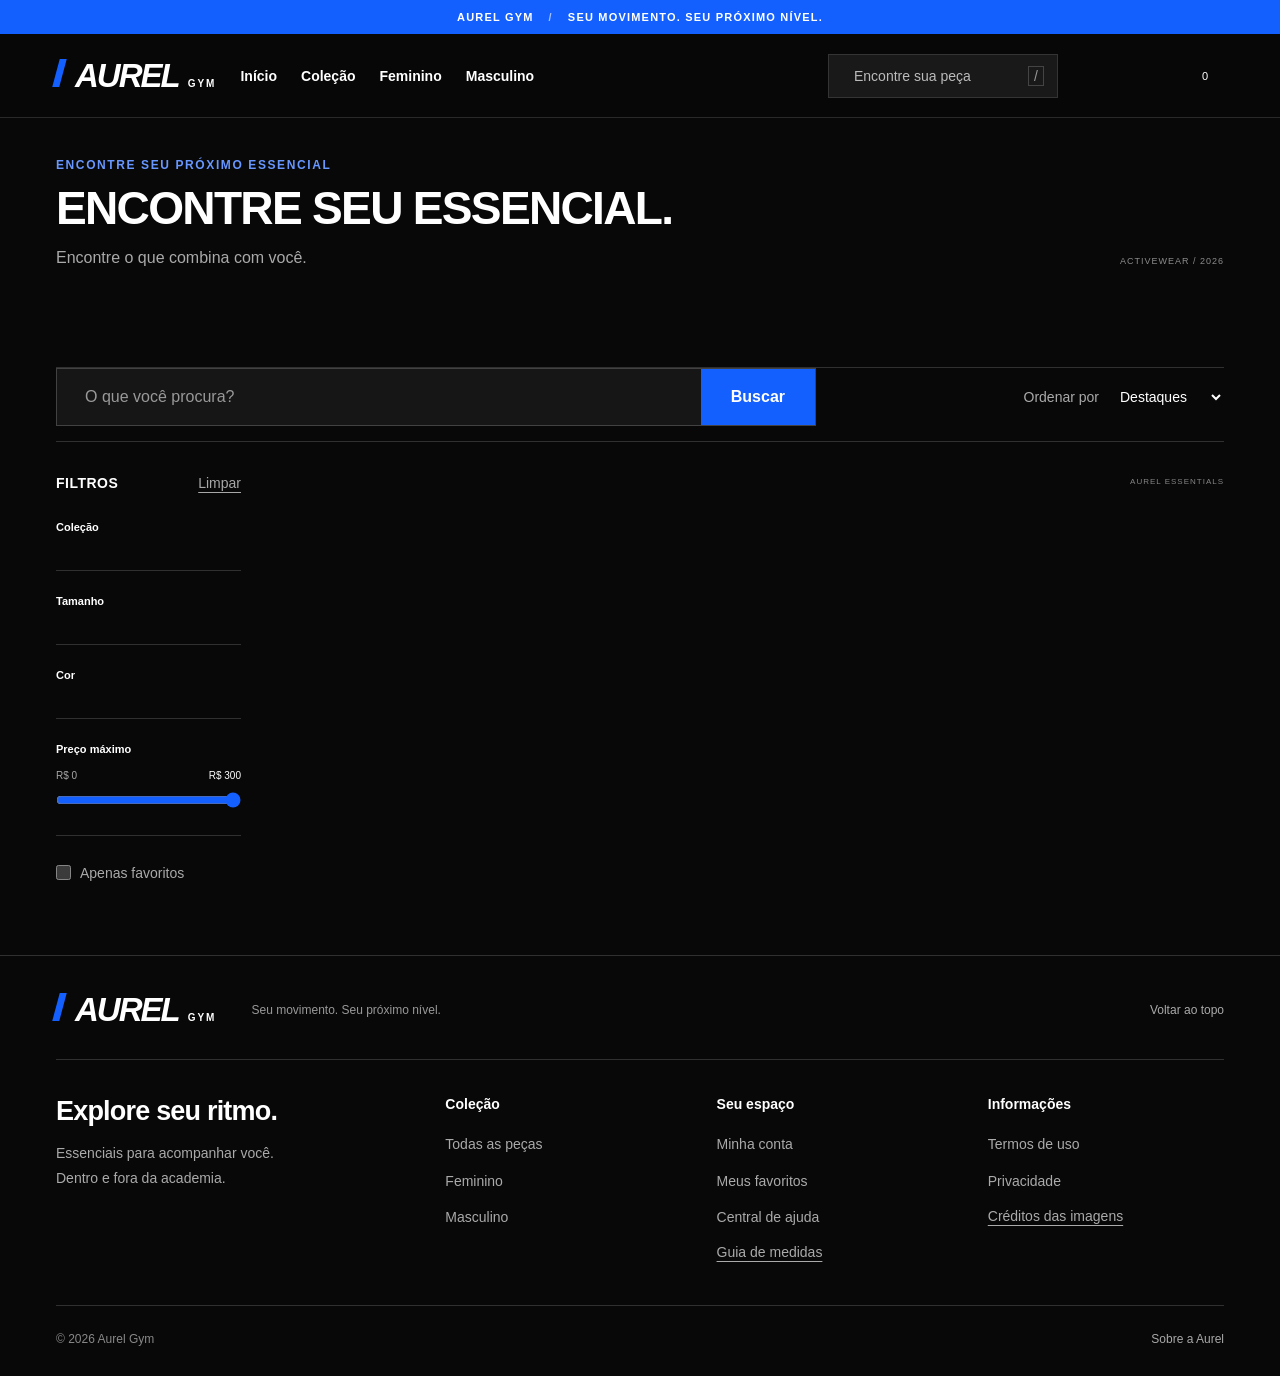
<file: pesquisa.html>
<!doctype html>
<html lang="pt-BR">
  <head>
    <meta charset="UTF-8" />
    <meta name="viewport" content="width=device-width, initial-scale=1" />
    <meta
      name="description"
      content="Encontre roupas de academia por categoria, tamanho, cor e preço."
    />
    <meta name="robots" content="noindex,nofollow" />
    <meta name="theme-color" content="#080808" />
    <title>Coleção e pesquisa — Aurel Gym</title>
    <link rel="icon" type="image/svg+xml" href="../images/favicon.svg" />
    <link rel="stylesheet" href="pesquisa.css" />
  </head>
  <body class="page-search" data-page="search">
    <a class="skip" href="#conteudo">Pular para o conteúdo</a>
    <div class="announcement-bar">
      AUREL GYM <span aria-hidden="true">/</span> SEU MOVIMENTO. SEU PRÓXIMO
      NÍVEL.
    </div>
    <header class="header">
      <a href="index.html" class="logo" aria-label="Aurel Gym, início"
        >AUREL<span>GYM</span></a
      >
      <nav class="desktop-nav" aria-label="Navegação principal">
        <a href="index.html" data-nav="home">Início</a
        ><a href="pesquisa.html" data-nav="search">Coleção</a
        ><a href="pesquisa.html?colecao=Feminino">Feminino</a
        ><a href="pesquisa.html?colecao=Masculino">Masculino</a>
      </nav>
      <button class="header-search" id="headerSearch" aria-haspopup="dialog">
        <i data-icon="search"></i><span>Encontre sua peça</span><kbd>/</kbd>
      </button>
      <div class="header-actions">
        <a
          class="icon-button search-mobile"
          id="searchToggle"
          href="pesquisa.html"
          aria-label="Pesquisar peças"
          aria-haspopup="dialog"
          ><i data-icon="search"></i></a
        ><a
          class="icon-button account-link"
          id="accountLink"
          href="login.html"
          aria-label="Entrar na minha conta"
          ><i data-icon="user"></i></a
        ><button
          class="icon-button"
          id="favoriteToggle"
          aria-label="Ver favoritos"
          aria-pressed="false"
        >
          <i data-icon="heart"></i
          ><span id="favoriteCount" class="count" hidden>0</span></button
        ><button
          class="icon-button bag-button"
          id="cartToggle"
          aria-label="Abrir sacola"
          aria-haspopup="dialog"
        >
          <i data-icon="bag"></i><span id="cartCount">0</span></button
        ><button
          class="icon-button mobile-only"
          id="menuToggle"
          aria-label="Abrir menu"
          aria-expanded="false"
          aria-controls="mobileNav"
        >
          <i data-icon="menu"></i>
        </button>
      </div>
      <nav
        id="mobileNav"
        class="mobile-nav"
        aria-label="Navegação móvel"
        hidden
      >
        <a href="index.html">Início</a><a href="pesquisa.html">Toda a coleção</a
        ><a href="pesquisa.html?colecao=Feminino">Feminino</a
        ><a href="pesquisa.html?colecao=Masculino">Masculino</a
        ><a href="login.html">Minha conta</a
        ><a href="ajuda.html">Central de ajuda</a
        ><a href="termos.html">Termos e privacidade</a>
      </nav>
    </header>
    <main id="conteudo">
      <section
        class="catalog section-wrap"
        id="catalogo"
        aria-labelledby="catalogTitle"
      >
        <div class="section-heading">
          <div>
            <div class="eyebrow">ENCONTRE SEU PRÓXIMO ESSENCIAL</div>
            <h1 id="catalogTitle">ENCONTRE SEU ESSENCIAL.</h1>
            <p id="searchSummary" class="page-subtitle">
              Encontre o que combina com você.
            </p>
          </div>
          <span class="collection-index">ACTIVEWEAR / 2026</span>
        </div>

        <div
          class="categories"
          aria-label="Filtrar por categoria"
          id="categories"
        ></div>
        <div class="catalog-toolbar">
          <form id="searchForm" class="search-field search-form" role="search">
            <i data-icon="search"></i
            ><input
              type="search"
              id="search"
              maxlength="120"
              placeholder="O que você procura?"
              aria-label="Buscar por nome, categoria ou cor"
              autocomplete="off"
            /><button
              type="button"
              id="clearSearch"
              class="icon-button"
              aria-label="Limpar pesquisa"
            >
              <i data-icon="close"></i></button
            ><button type="submit" class="search-submit">Buscar</button>
          </form>
          <button class="filter-mobile secondary" id="openFilters">
            <i data-icon="sliders"></i> Filtros
            <span id="mobileFilterCount"></span></button
          ><label class="sort-label"
            ><span>Ordenar por</span
            ><select id="sort" aria-label="Ordenar produtos">
              <option value="featured">Destaques</option>
              <option value="price-asc">Menor preço</option>
              <option value="price-desc">Maior preço</option>
              <option value="name">Nome: A–Z</option>
            </select></label
          >
        </div>
        <div class="catalog-layout">
          <aside
            id="filterSlot"
            class="filter-slot"
            aria-label="Filtros do catálogo"
          >
            <div id="filterPanel" class="filter-panel">
              <div class="filter-heading">
                <h3>Filtros</h3>
                <button class="text-button" id="clearFilters">Limpar</button>
              </div>
              <fieldset>
                <legend>Coleção</legend>
                <div id="audienceFilters" class="check-list"></div>
              </fieldset>
              <fieldset>
                <legend>Tamanho</legend>
                <div id="sizeFilters" class="size-filters"></div>
              </fieldset>
              <fieldset>
                <legend>Cor</legend>
                <div id="colorFilters" class="color-filters"></div>
              </fieldset>
              <fieldset>
                <legend>Preço máximo</legend>
                <div class="price-label">
                  <span>R$ 0</span
                  ><output id="priceOutput" for="maxPrice">R$ 300</output>
                </div>
                <input
                  id="maxPrice"
                  type="range"
                  min="0"
                  max="300"
                  step="10"
                  value="300"
                  aria-label="Preço máximo"
                />
              </fieldset>
              <label class="checkbox-label saved-filter"
                ><input type="checkbox" id="onlyFavorites" /> Apenas favoritos
                <i data-icon="heart"></i
              ></label>
            </div>
          </aside>
          <div class="catalog-results">
            <div class="results-meta">
              <p
                id="resultCount"
                tabindex="-1"
                role="status"
                aria-live="polite"
              ></p>
              <span class="collection-label">AUREL ESSENTIALS</span>
            </div>
            <div
              id="activeFilters"
              class="active-filters"
              aria-label="Filtros ativos"
            ></div>
            <div id="productGrid" class="product-grid"></div>
            <noscript
              ><p>
                Ative o JavaScript para explorar as peças e usar os filtros.
              </p></noscript
            >
            <div id="emptyState" class="empty-state" hidden>
              <i data-icon="search"></i>
              <h3>Nenhuma peça por aqui.</h3>
              <p>Experimente outra busca ou remova alguns filtros.</p>
              <button class="button primary" id="resetEmpty">
                Ver toda a coleção
              </button>
            </div>
          </div>
        </div>
      </section>
    </main>
    <footer class="footer section-wrap">
      <div class="footer-top">
        <a href="index.html" class="logo" aria-label="Aurel Gym, início"
          >AUREL<span>GYM</span></a
        >
        <p>Seu movimento. Seu próximo nível.</p>
        <a href="#conteudo" class="back-top">Voltar ao topo</a>
      </div>
      <div class="footer-columns">
        <div>
          <h2>Explore seu ritmo.</h2>
          <p>
            Essenciais para acompanhar você.<br />Dentro e fora da academia.
          </p>
        </div>
        <nav aria-label="Coleção no rodapé">
          <h3>Coleção</h3>
          <a href="pesquisa.html">Todas as peças</a
          ><a href="pesquisa.html?colecao=Feminino">Feminino</a
          ><a href="pesquisa.html?colecao=Masculino">Masculino</a>
        </nav>
        <nav aria-label="Seu espaço no rodapé">
          <h3>Seu espaço</h3>
          <a href="login.html">Minha conta</a
          ><a href="pesquisa.html?favoritos=1">Meus favoritos</a
          ><a href="ajuda.html">Central de ajuda</a
          ><button class="text-button" data-guide>Guia de medidas</button>
        </nav>
        <nav aria-label="Informações no rodapé">
          <h3>Informações</h3>
          <a href="termos.html">Termos de uso</a
          ><a href="termos.html#privacidade">Privacidade</a
          ><button class="text-button" id="photoCredits">
            Créditos das imagens
          </button>
        </nav>
      </div>
      <div class="footer-bottom">
        <p>© 2026 Aurel Gym</p>
        <button class="text-button" id="aboutBrand">Sobre a Aurel</button>
      </div>
    </footer>
    <dialog
      id="filterDialog"
      class="filter-dialog"
      aria-labelledby="filterTitle"
    >
      <div class="dialog-top">
        <div>
          <span class="eyebrow">AUREL GYM</span>
          <h2 id="filterTitle">Refine sua busca</h2>
        </div>
        <button class="icon-button" data-close aria-label="Fechar">
          <i data-icon="close"></i>
        </button>
      </div>
      <div id="mobileFilterSlot"></div>
      <button class="button primary filter-apply" id="applyFilters">
        Ver resultados
      </button>
    </dialog>
    <dialog id="cartDialog" class="cart-dialog" aria-labelledby="cartTitle">
      <div class="dialog-top">
        <div>
          <span class="eyebrow">SUAS ESCOLHAS</span>
          <h2 id="cartTitle">Minha sacola</h2>
        </div>
        <button class="icon-button" data-close aria-label="Fechar">
          <i data-icon="close"></i>
        </button>
      </div>
      <div id="cartItems"></div>
      <div id="cartSummary"></div>
    </dialog>
    <dialog id="infoDialog" class="info-dialog" aria-labelledby="infoTitle">
      <button
        class="icon-button info-close"
        data-close
        aria-label="Fechar informações"
      >
        <i data-icon="close"></i>
      </button>
      <div id="infoContent"></div>
    </dialog>
    <dialog
      id="searchDialog"
      class="search-dialog"
      aria-labelledby="quickTitle"
    >
      <div class="dialog-top">
        <div>
          <span class="eyebrow">ENCONTRE SEU ESSENCIAL</span>
          <h2 id="quickTitle">O que acompanha seu ritmo?</h2>
        </div>
        <button class="icon-button" data-close aria-label="Fechar">
          <i data-icon="close"></i>
        </button>
      </div>
      <form action="pesquisa.html" class="quick-search-form" role="search">
        <label class="visually-hidden" for="quickSearch">Buscar peças</label
        ><i data-icon="search"></i
        ><input
          id="quickSearch"
          type="search"
          name="q"
          maxlength="120"
          placeholder="Peça, cor ou coleção"
          autocomplete="off"
        /><button class="button primary" type="submit">Buscar</button>
      </form>
      <p id="quickCount" class="quick-count" role="status"></p>
      <div id="quickResults"></div>
      <a href="pesquisa.html" class="underlined-link quick-all"
        >Explorar toda a coleção</a
      >
    </dialog>
    <dialog
      id="compareDialog"
      class="compare-dialog"
      aria-labelledby="compareTitle"
    >
      <div class="dialog-top">
        <div>
          <span class="eyebrow">COMPARE SUAS ESCOLHAS</span>
          <h2 id="compareTitle">Lado a lado. Do seu jeito.</h2>
        </div>
        <button class="icon-button" data-close aria-label="Fechar">
          <i data-icon="close"></i>
        </button>
      </div>
      <div id="compareContent"></div>
    </dialog>
    <dialog id="guideDialog" class="guide-dialog" aria-labelledby="guideTitle">
      <div class="dialog-top">
        <div>
          <span class="eyebrow">ENCONTRE SEU AJUSTE</span>
          <h2 id="guideTitle">Como tirar suas medidas</h2>
        </div>
        <button class="icon-button" data-close aria-label="Fechar">
          <i data-icon="close"></i>
        </button>
      </div>
      <p class="dialog-intro">
        Uma fita métrica e alguns minutos fazem a diferença na sua escolha.
      </p>
      <ol class="measure-steps">
        <li>
          <strong>Busto ou tórax</strong>
          <p>
            Passe a fita ao redor da parte mais larga do peito, sem apertar,
            mantendo-a paralela ao chão.
          </p>
        </li>
        <li>
          <strong>Cintura</strong>
          <p>
            Meça a região mais estreita do tronco, com o corpo relaxado e sem
            prender a respiração.
          </p>
        </li>
        <li>
          <strong>Quadril</strong>
          <p>
            Com os pés juntos, contorne a parte mais larga do quadril e dos
            glúteos.
          </p>
        </li>
      </ol>
      <div class="guide-note">
        <i data-icon="ruler"></i>
        <p>
          A numeração varia entre peças. A tabela específica de medidas ainda
          não está disponível; as letras PP a GG, sozinhas, não garantem o
          ajuste.
        </p>
      </div>
    </dialog>
    <dialog id="zoomDialog" class="zoom-dialog" aria-labelledby="zoomTitle">
      <div class="dialog-top">
        <div>
          <span class="eyebrow">AUREL GYM</span>
          <h2 id="zoomTitle">Detalhes da peça</h2>
        </div>
        <button class="icon-button" data-close aria-label="Fechar">
          <i data-icon="close"></i>
        </button>
      </div>
      <img id="zoomImage" alt="" />
    </dialog>
    <div class="compare-bar" id="compareBar" hidden>
      <div class="compare-bar-label">
        <i data-icon="compare"></i
        ><span
          ><strong>Suas escolhas</strong
          ><small><span id="compareCount">0</span> de 3 peças</small></span
        >
      </div>
      <div id="comparePreview" class="compare-preview" aria-hidden="true"></div>
      <button class="button primary" id="openCompare">Comparar</button
      ><button
        class="icon-button"
        id="clearCompare"
        aria-label="Limpar comparação"
      >
        <i data-icon="close"></i>
      </button>
    </div>
    <div class="toast" id="toast" role="status" aria-live="polite"></div>
    <!-- AUREL APP START --><script defer src="supabase.vendor.js"></script><script defer src="database.js"></script><script defer src="loja.js"></script><!-- AUREL APP END -->
  </body>
</html>
</file>
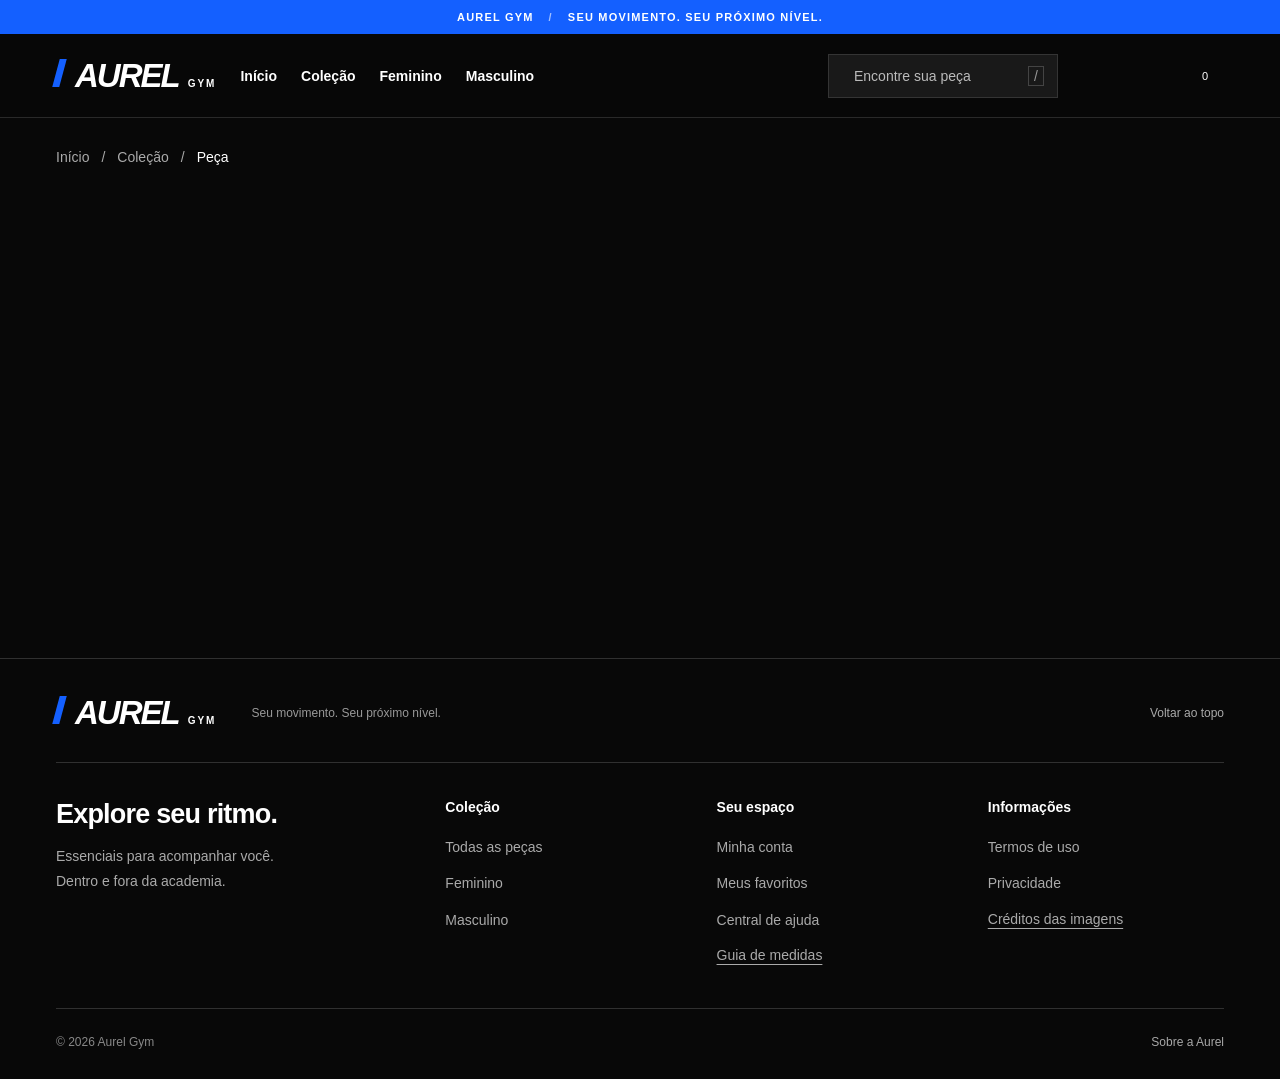
<file: produto.html>
<!doctype html>
<html lang="pt-BR">
  <head>
    <meta charset="UTF-8" />
    <meta name="viewport" content="width=device-width, initial-scale=1" />
    <meta
      name="description"
      content="Explore os detalhes das roupas de academia da Aurel Gym."
    />
    <meta name="robots" content="noindex,nofollow" />
    <meta name="theme-color" content="#080808" />
    <title>Conheça a peça — Aurel Gym</title>
    <link rel="icon" type="image/svg+xml" href="../images/favicon.svg" />
    <link rel="stylesheet" href="produto.css" />
  </head>
  <body class="page-product" data-page="product">
    <a class="skip" href="#conteudo">Pular para o conteúdo</a>
    <div class="announcement-bar">
      AUREL GYM <span aria-hidden="true">/</span> SEU MOVIMENTO. SEU PRÓXIMO
      NÍVEL.
    </div>
    <header class="header">
      <a href="index.html" class="logo" aria-label="Aurel Gym, início"
        >AUREL<span>GYM</span></a
      >
      <nav class="desktop-nav" aria-label="Navegação principal">
        <a href="index.html" data-nav="home">Início</a
        ><a href="pesquisa.html" data-nav="search">Coleção</a
        ><a href="pesquisa.html?colecao=Feminino">Feminino</a
        ><a href="pesquisa.html?colecao=Masculino">Masculino</a>
      </nav>
      <button class="header-search" id="headerSearch" aria-haspopup="dialog">
        <i data-icon="search"></i><span>Encontre sua peça</span><kbd>/</kbd>
      </button>
      <div class="header-actions">
        <a
          class="icon-button search-mobile"
          id="searchToggle"
          href="pesquisa.html"
          aria-label="Pesquisar peças"
          aria-haspopup="dialog"
          ><i data-icon="search"></i></a
        ><a
          class="icon-button account-link"
          id="accountLink"
          href="login.html"
          aria-label="Entrar na minha conta"
          ><i data-icon="user"></i></a
        ><button
          class="icon-button"
          id="favoriteToggle"
          aria-label="Ver favoritos"
          aria-pressed="false"
        >
          <i data-icon="heart"></i
          ><span id="favoriteCount" class="count" hidden>0</span></button
        ><button
          class="icon-button bag-button"
          id="cartToggle"
          aria-label="Abrir sacola"
          aria-haspopup="dialog"
        >
          <i data-icon="bag"></i><span id="cartCount">0</span></button
        ><button
          class="icon-button mobile-only"
          id="menuToggle"
          aria-label="Abrir menu"
          aria-expanded="false"
          aria-controls="mobileNav"
        >
          <i data-icon="menu"></i>
        </button>
      </div>
      <nav
        id="mobileNav"
        class="mobile-nav"
        aria-label="Navegação móvel"
        hidden
      >
        <a href="index.html">Início</a><a href="pesquisa.html">Toda a coleção</a
        ><a href="pesquisa.html?colecao=Feminino">Feminino</a
        ><a href="pesquisa.html?colecao=Masculino">Masculino</a
        ><a href="login.html">Minha conta</a
        ><a href="ajuda.html">Central de ajuda</a
        ><a href="termos.html">Termos e privacidade</a>
      </nav>
    </header>
    <main id="conteudo" class="product-main section-wrap">
      <nav class="breadcrumb" aria-label="Caminho da página">
        <a href="index.html">Início</a><span aria-hidden="true">/</span
        ><a href="pesquisa.html">Coleção</a><span aria-hidden="true">/</span
        ><span id="productBreadcrumb" aria-current="page">Peça</span>
      </nav>
      <div id="productView"></div>
      <noscript
        ><p>
          Ative o JavaScript para conhecer as peças e selecionar seu tamanho.
        </p>
        <a href="pesquisa.html">Ir para a coleção</a></noscript
      >
      <section
        id="relatedSection"
        class="related-section"
        aria-labelledby="relatedTitle"
        hidden
      >
        <div class="editorial-heading">
          <div>
            <span class="eyebrow">CONTINUE EXPLORANDO</span>
            <h2 id="relatedTitle">TAMBÉM NO SEU RITMO.</h2>
          </div>
          <a class="underlined-link" href="pesquisa.html">Ver coleção</a>
        </div>
        <div id="relatedGrid" class="product-grid related-grid"></div>
      </section>
      <section
        id="recentSection"
        class="related-section"
        aria-labelledby="recentTitle"
        hidden
      >
        <div class="editorial-heading">
          <div>
            <span class="eyebrow">SEU CAMINHO ATÉ AQUI</span>
            <h2 id="recentTitle">VOCÊ VIU POR AQUI.</h2>
          </div>
        </div>
        <div id="recentGrid" class="product-grid related-grid"></div>
      </section>
    </main>
    <footer class="footer section-wrap">
      <div class="footer-top">
        <a href="index.html" class="logo" aria-label="Aurel Gym, início"
          >AUREL<span>GYM</span></a
        >
        <p>Seu movimento. Seu próximo nível.</p>
        <a href="#conteudo" class="back-top">Voltar ao topo</a>
      </div>
      <div class="footer-columns">
        <div>
          <h2>Explore seu ritmo.</h2>
          <p>
            Essenciais para acompanhar você.<br />Dentro e fora da academia.
          </p>
        </div>
        <nav aria-label="Coleção no rodapé">
          <h3>Coleção</h3>
          <a href="pesquisa.html">Todas as peças</a
          ><a href="pesquisa.html?colecao=Feminino">Feminino</a
          ><a href="pesquisa.html?colecao=Masculino">Masculino</a>
        </nav>
        <nav aria-label="Seu espaço no rodapé">
          <h3>Seu espaço</h3>
          <a href="login.html">Minha conta</a
          ><a href="pesquisa.html?favoritos=1">Meus favoritos</a
          ><a href="ajuda.html">Central de ajuda</a
          ><button class="text-button" data-guide>Guia de medidas</button>
        </nav>
        <nav aria-label="Informações no rodapé">
          <h3>Informações</h3>
          <a href="termos.html">Termos de uso</a
          ><a href="termos.html#privacidade">Privacidade</a
          ><button class="text-button" id="photoCredits">
            Créditos das imagens
          </button>
        </nav>
      </div>
      <div class="footer-bottom">
        <p>© 2026 Aurel Gym</p>
        <button class="text-button" id="aboutBrand">Sobre a Aurel</button>
      </div>
    </footer>
    <dialog
      id="filterDialog"
      class="filter-dialog"
      aria-labelledby="filterTitle"
    >
      <div class="dialog-top">
        <div>
          <span class="eyebrow">AUREL GYM</span>
          <h2 id="filterTitle">Refine sua busca</h2>
        </div>
        <button class="icon-button" data-close aria-label="Fechar">
          <i data-icon="close"></i>
        </button>
      </div>
      <div id="mobileFilterSlot"></div>
      <button class="button primary filter-apply" id="applyFilters">
        Ver resultados
      </button>
    </dialog>
    <dialog id="cartDialog" class="cart-dialog" aria-labelledby="cartTitle">
      <div class="dialog-top">
        <div>
          <span class="eyebrow">SUAS ESCOLHAS</span>
          <h2 id="cartTitle">Minha sacola</h2>
        </div>
        <button class="icon-button" data-close aria-label="Fechar">
          <i data-icon="close"></i>
        </button>
      </div>
      <div id="cartItems"></div>
      <div id="cartSummary"></div>
    </dialog>
    <dialog id="infoDialog" class="info-dialog" aria-labelledby="infoTitle">
      <button
        class="icon-button info-close"
        data-close
        aria-label="Fechar informações"
      >
        <i data-icon="close"></i>
      </button>
      <div id="infoContent"></div>
    </dialog>
    <dialog
      id="searchDialog"
      class="search-dialog"
      aria-labelledby="quickTitle"
    >
      <div class="dialog-top">
        <div>
          <span class="eyebrow">ENCONTRE SEU ESSENCIAL</span>
          <h2 id="quickTitle">O que acompanha seu ritmo?</h2>
        </div>
        <button class="icon-button" data-close aria-label="Fechar">
          <i data-icon="close"></i>
        </button>
      </div>
      <form action="pesquisa.html" class="quick-search-form" role="search">
        <label class="visually-hidden" for="quickSearch">Buscar peças</label
        ><i data-icon="search"></i
        ><input
          id="quickSearch"
          type="search"
          name="q"
          maxlength="120"
          placeholder="Peça, cor ou coleção"
          autocomplete="off"
        /><button class="button primary" type="submit">Buscar</button>
      </form>
      <p id="quickCount" class="quick-count" role="status"></p>
      <div id="quickResults"></div>
      <a href="pesquisa.html" class="underlined-link quick-all"
        >Explorar toda a coleção</a
      >
    </dialog>
    <dialog
      id="compareDialog"
      class="compare-dialog"
      aria-labelledby="compareTitle"
    >
      <div class="dialog-top">
        <div>
          <span class="eyebrow">COMPARE SUAS ESCOLHAS</span>
          <h2 id="compareTitle">Lado a lado. Do seu jeito.</h2>
        </div>
        <button class="icon-button" data-close aria-label="Fechar">
          <i data-icon="close"></i>
        </button>
      </div>
      <div id="compareContent"></div>
    </dialog>
    <dialog id="guideDialog" class="guide-dialog" aria-labelledby="guideTitle">
      <div class="dialog-top">
        <div>
          <span class="eyebrow">ENCONTRE SEU AJUSTE</span>
          <h2 id="guideTitle">Como tirar suas medidas</h2>
        </div>
        <button class="icon-button" data-close aria-label="Fechar">
          <i data-icon="close"></i>
        </button>
      </div>
      <p class="dialog-intro">
        Uma fita métrica e alguns minutos fazem a diferença na sua escolha.
      </p>
      <ol class="measure-steps">
        <li>
          <strong>Busto ou tórax</strong>
          <p>
            Passe a fita ao redor da parte mais larga do peito, sem apertar,
            mantendo-a paralela ao chão.
          </p>
        </li>
        <li>
          <strong>Cintura</strong>
          <p>
            Meça a região mais estreita do tronco, com o corpo relaxado e sem
            prender a respiração.
          </p>
        </li>
        <li>
          <strong>Quadril</strong>
          <p>
            Com os pés juntos, contorne a parte mais larga do quadril e dos
            glúteos.
          </p>
        </li>
      </ol>
      <div class="guide-note">
        <i data-icon="ruler"></i>
        <p>
          A numeração varia entre peças. A tabela específica de medidas ainda
          não está disponível; as letras PP a GG, sozinhas, não garantem o
          ajuste.
        </p>
      </div>
    </dialog>
    <dialog id="zoomDialog" class="zoom-dialog" aria-labelledby="zoomTitle">
      <div class="dialog-top">
        <div>
          <span class="eyebrow">AUREL GYM</span>
          <h2 id="zoomTitle">Detalhes da peça</h2>
        </div>
        <button class="icon-button" data-close aria-label="Fechar">
          <i data-icon="close"></i>
        </button>
      </div>
      <img id="zoomImage" alt="" />
    </dialog>
    <div class="compare-bar" id="compareBar" hidden>
      <div class="compare-bar-label">
        <i data-icon="compare"></i
        ><span
          ><strong>Suas escolhas</strong
          ><small><span id="compareCount">0</span> de 3 peças</small></span
        >
      </div>
      <div id="comparePreview" class="compare-preview" aria-hidden="true"></div>
      <button class="button primary" id="openCompare">Comparar</button
      ><button
        class="icon-button"
        id="clearCompare"
        aria-label="Limpar comparação"
      >
        <i data-icon="close"></i>
      </button>
    </div>
    <div class="toast" id="toast" role="status" aria-live="polite"></div>
    <!-- AUREL APP START --><script defer src="supabase.vendor.js"></script><script defer src="database.js"></script><script defer src="loja.js"></script><!-- AUREL APP END -->
  </body>
</html>
</file>
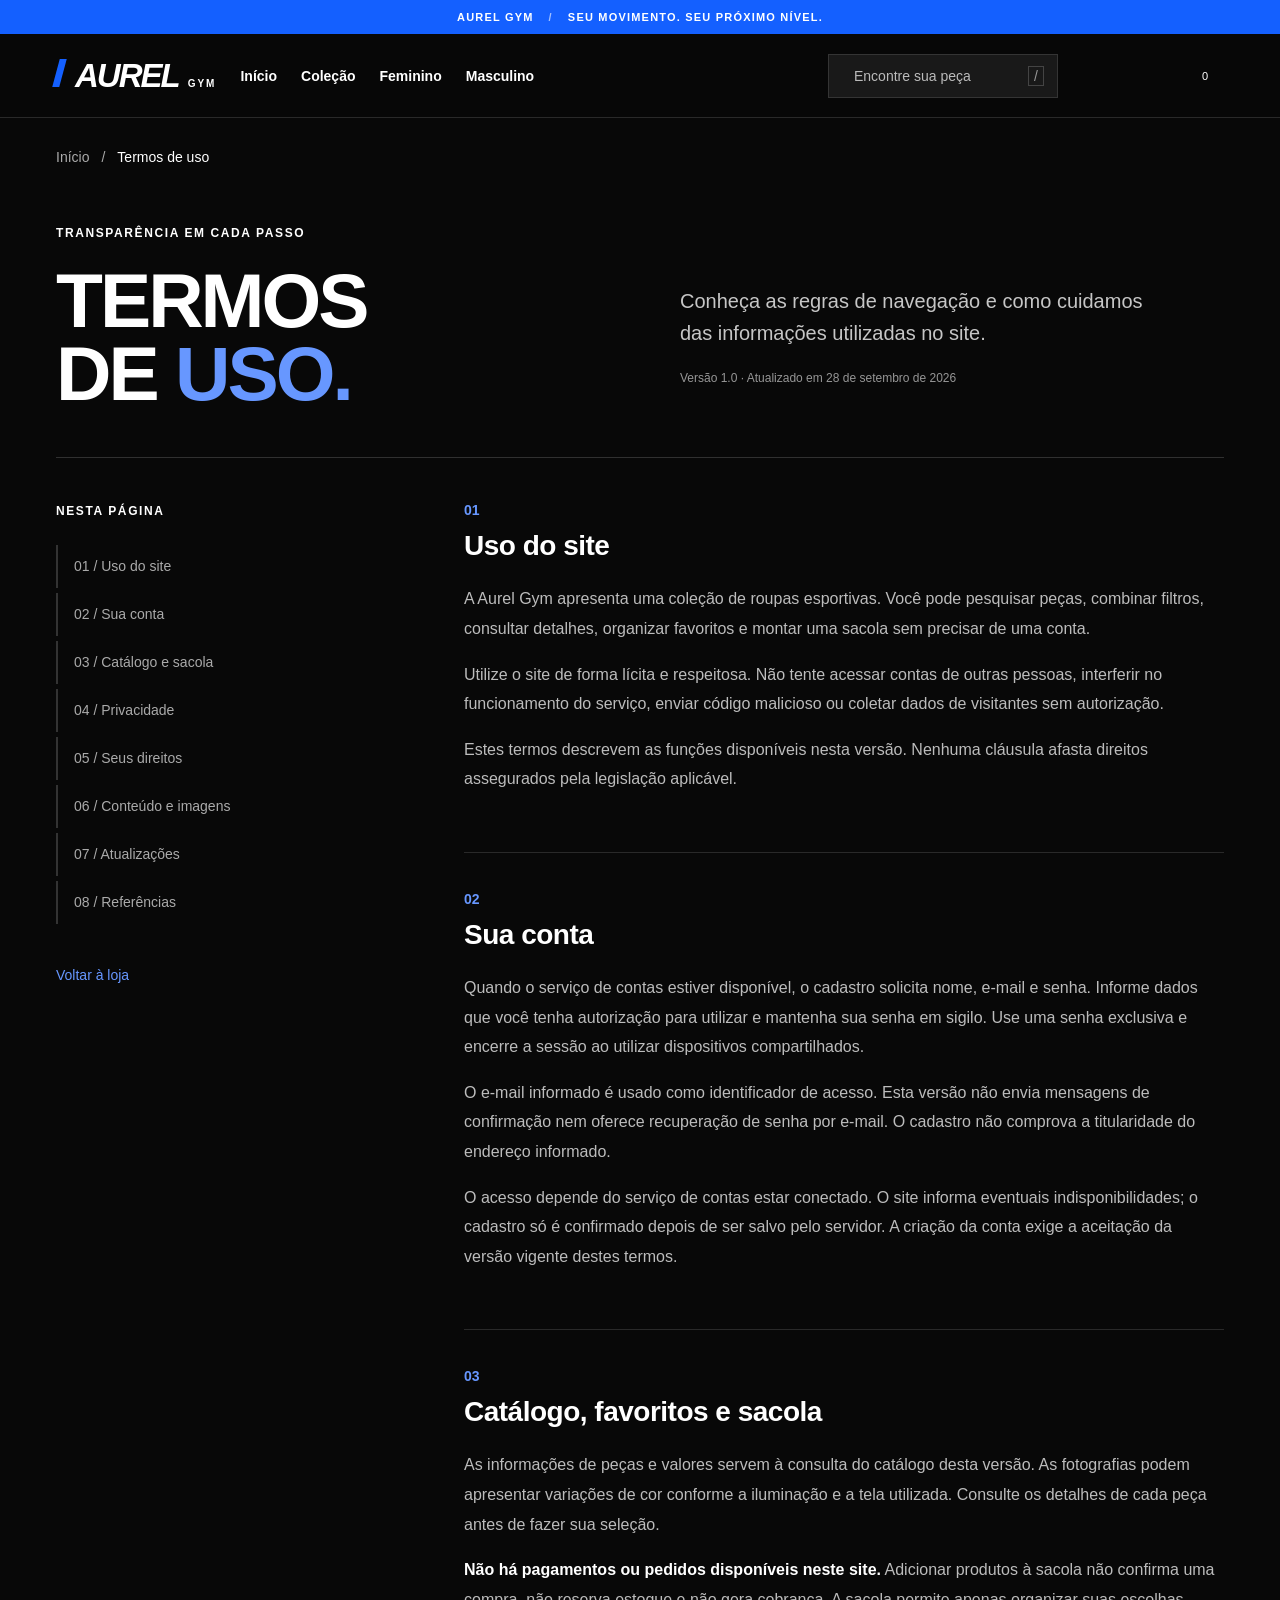
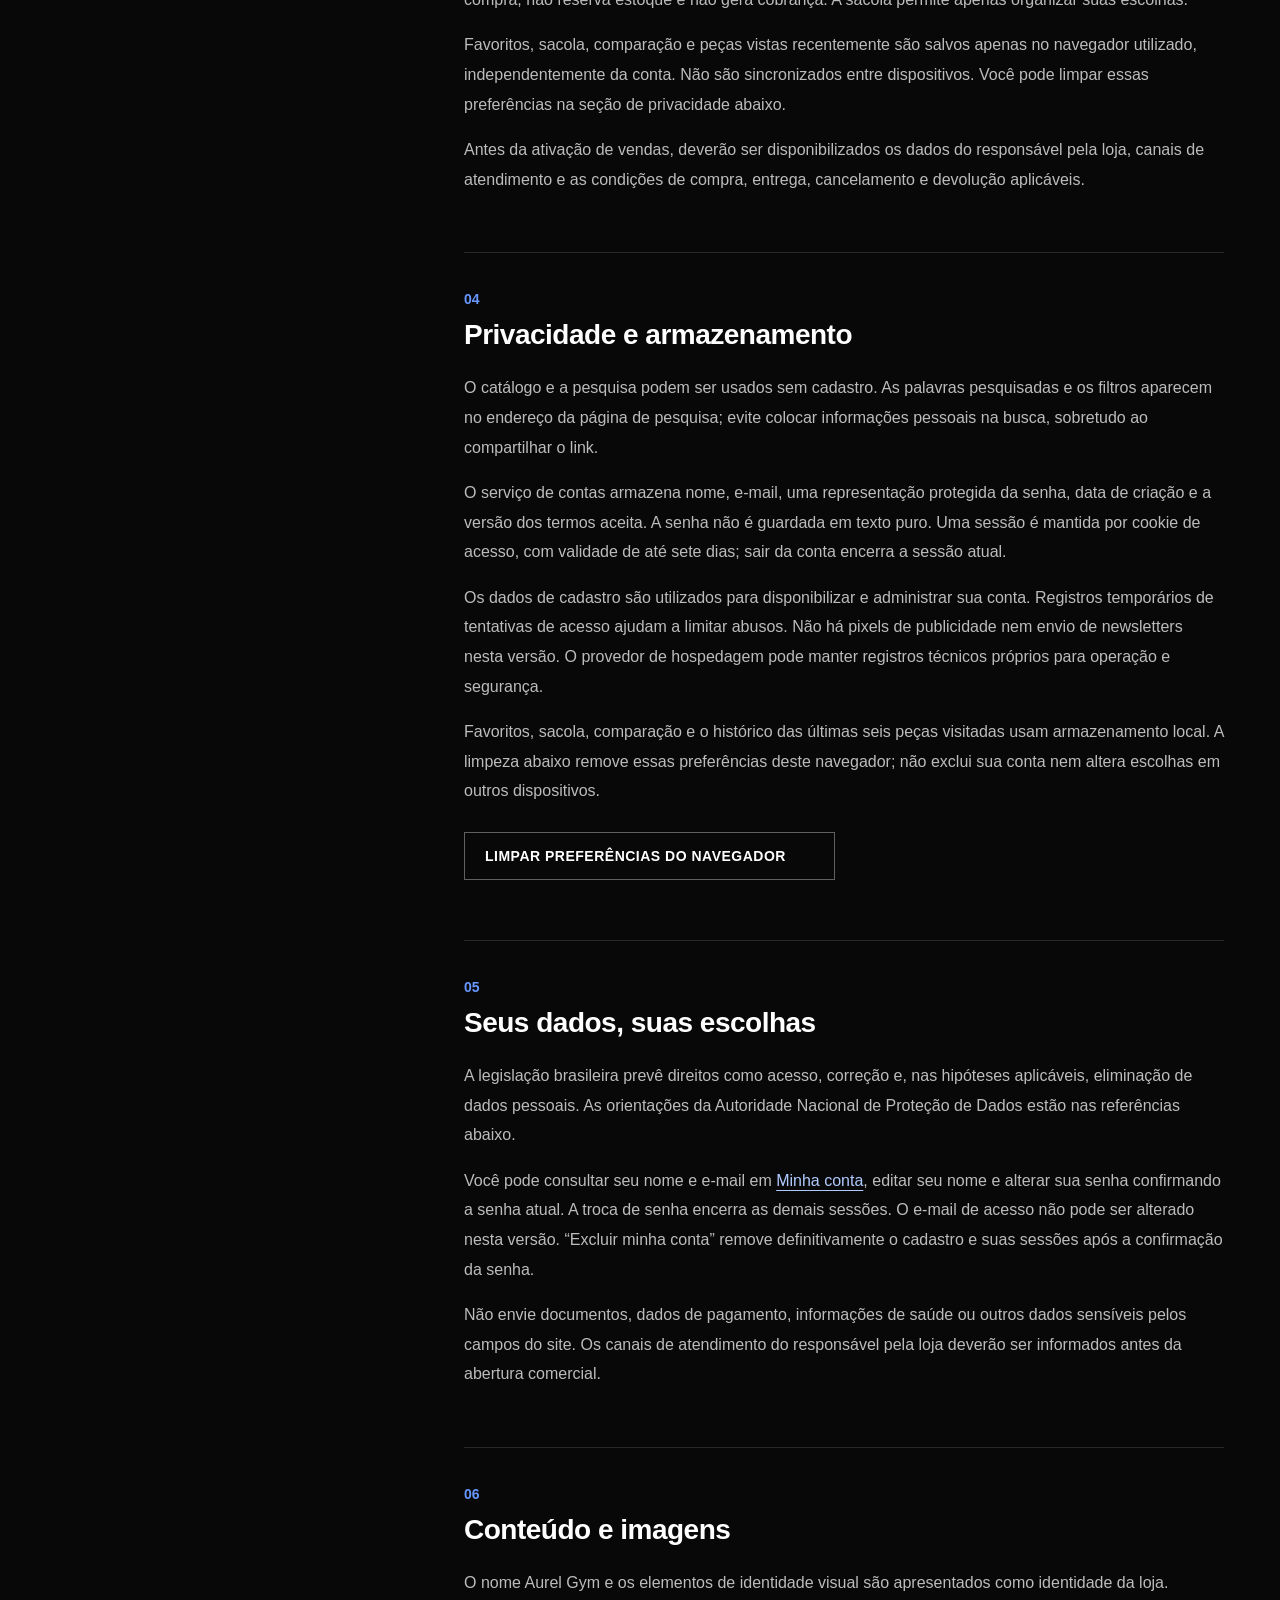
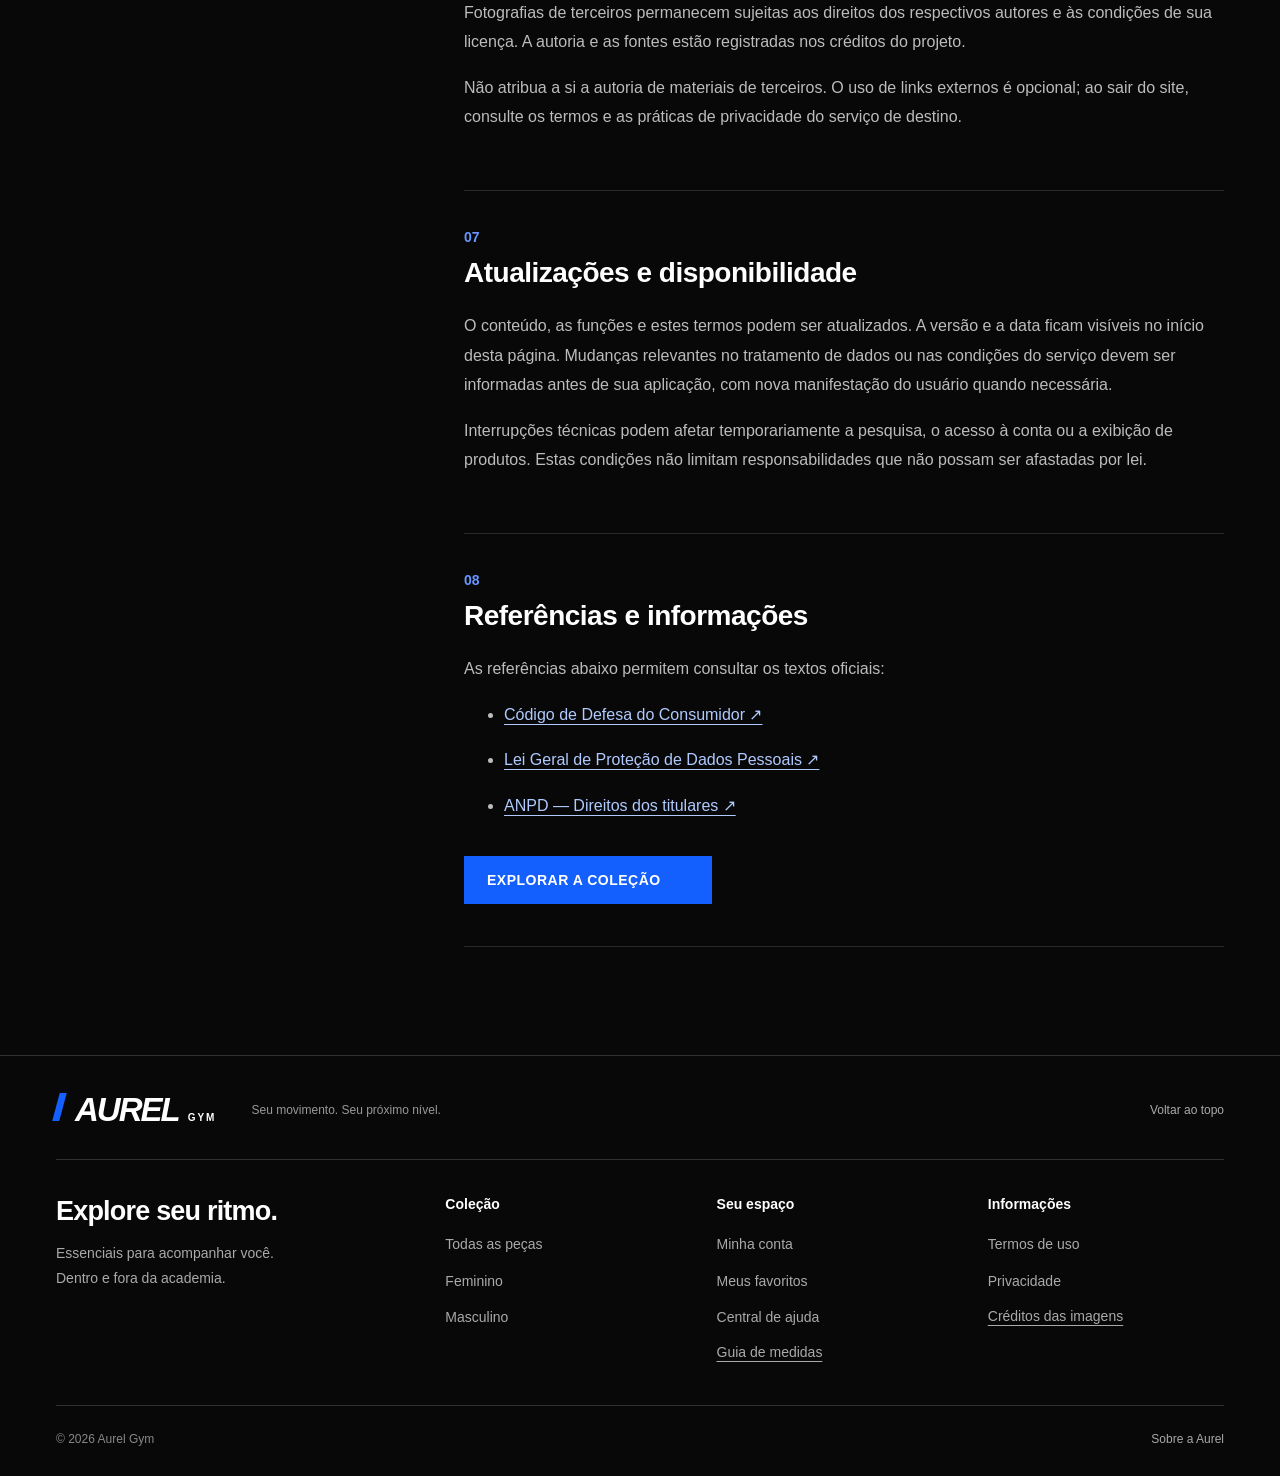
<file: termos.html>
<!doctype html>
<html lang="pt-BR">
  <head>
    <meta charset="UTF-8" />
    <meta name="viewport" content="width=device-width, initial-scale=1" />
    <meta
      name="description"
      content="Saiba como funcionam o catálogo, a conta e suas preferências na Aurel Gym."
    />
    <meta name="robots" content="noindex,nofollow" />
    <meta name="theme-color" content="#080808" />
    <title>Termos de uso e privacidade — Aurel Gym</title>
    <link rel="icon" type="image/svg+xml" href="../images/favicon.svg" />
    <link rel="stylesheet" href="termos.css" />
  </head>
  <body class="page-terms" data-page="terms">
    <a class="skip" href="#conteudo">Pular para o conteúdo</a>
    <div class="announcement-bar">
      AUREL GYM <span aria-hidden="true">/</span> SEU MOVIMENTO. SEU PRÓXIMO
      NÍVEL.
    </div>
    <header class="header">
      <a href="index.html" class="logo" aria-label="Aurel Gym, início"
        >AUREL<span>GYM</span></a
      >
      <nav class="desktop-nav" aria-label="Navegação principal">
        <a href="index.html" data-nav="home">Início</a
        ><a href="pesquisa.html" data-nav="search">Coleção</a
        ><a href="pesquisa.html?colecao=Feminino">Feminino</a
        ><a href="pesquisa.html?colecao=Masculino">Masculino</a>
      </nav>
      <button class="header-search" id="headerSearch" aria-haspopup="dialog">
        <i data-icon="search"></i><span>Encontre sua peça</span><kbd>/</kbd>
      </button>
      <div class="header-actions">
        <a
          class="icon-button search-mobile"
          id="searchToggle"
          href="pesquisa.html"
          aria-label="Pesquisar peças"
          aria-haspopup="dialog"
          ><i data-icon="search"></i></a
        ><a
          class="icon-button account-link"
          id="accountLink"
          href="login.html"
          aria-label="Entrar na minha conta"
          ><i data-icon="user"></i></a
        ><button
          class="icon-button"
          id="favoriteToggle"
          aria-label="Ver favoritos"
          aria-pressed="false"
        >
          <i data-icon="heart"></i
          ><span id="favoriteCount" class="count" hidden>0</span></button
        ><button
          class="icon-button bag-button"
          id="cartToggle"
          aria-label="Abrir sacola"
          aria-haspopup="dialog"
        >
          <i data-icon="bag"></i><span id="cartCount">0</span></button
        ><button
          class="icon-button mobile-only"
          id="menuToggle"
          aria-label="Abrir menu"
          aria-expanded="false"
          aria-controls="mobileNav"
        >
          <i data-icon="menu"></i>
        </button>
      </div>
      <nav
        id="mobileNav"
        class="mobile-nav"
        aria-label="Navegação móvel"
        hidden
      >
        <a href="index.html">Início</a><a href="pesquisa.html">Toda a coleção</a
        ><a href="pesquisa.html?colecao=Feminino">Feminino</a
        ><a href="pesquisa.html?colecao=Masculino">Masculino</a
        ><a href="login.html">Minha conta</a
        ><a href="ajuda.html">Central de ajuda</a
        ><a href="termos.html">Termos e privacidade</a>
      </nav>
    </header>
    <main id="conteudo" class="terms-main section-wrap">
      <nav class="breadcrumb" aria-label="Caminho da página">
        <a href="index.html">Início</a><span aria-hidden="true">/</span
        ><span aria-current="page">Termos de uso</span>
      </nav>
      <header class="terms-heading">
        <span class="eyebrow">TRANSPARÊNCIA EM CADA PASSO</span>
        <h1>TERMOS<br />DE <em>USO.</em></h1>
        <p>
          Conheça as regras de navegação e como cuidamos das informações
          utilizadas no site.
        </p>
        <span class="document-version"
          >Versão 1.0 · Atualizado em 28 de setembro de 2026</span
        >
      </header>
      <div class="terms-layout">
        <nav class="terms-index" aria-label="Nesta página">
          <span class="eyebrow">NESTA PÁGINA</span
          ><a href="#uso">01 / Uso do site</a><a href="#conta">02 / Sua conta</a
          ><a href="#catalogo-regras">03 / Catálogo e sacola</a
          ><a href="#privacidade">04 / Privacidade</a
          ><a href="#direitos">05 / Seus direitos</a
          ><a href="#conteudo-regras">06 / Conteúdo e imagens</a
          ><a href="#alteracoes">07 / Atualizações</a
          ><a href="#fontes">08 / Referências</a
          ><a href="index.html" class="terms-back">Voltar à loja</a>
        </nav>
        <div class="terms-content">
          <section id="uso">
            <span class="section-number">01</span>
            <h2>Uso do site</h2>
            <p>
              A Aurel Gym apresenta uma coleção de roupas esportivas. Você pode
              pesquisar peças, combinar filtros, consultar detalhes, organizar
              favoritos e montar uma sacola sem precisar de uma conta.
            </p>
            <p>
              Utilize o site de forma lícita e respeitosa. Não tente acessar
              contas de outras pessoas, interferir no funcionamento do serviço,
              enviar código malicioso ou coletar dados de visitantes sem
              autorização.
            </p>
            <p>
              Estes termos descrevem as funções disponíveis nesta versão.
              Nenhuma cláusula afasta direitos assegurados pela legislação
              aplicável.
            </p>
          </section>
          <section id="conta">
            <span class="section-number">02</span>
            <h2>Sua conta</h2>
            <p>
              Quando o serviço de contas estiver disponível, o cadastro solicita
              nome, e-mail e senha. Informe dados que você tenha autorização
              para utilizar e mantenha sua senha em sigilo. Use uma senha
              exclusiva e encerre a sessão ao utilizar dispositivos
              compartilhados.
            </p>
            <p>
              O e-mail informado é usado como identificador de acesso. Esta
              versão não envia mensagens de confirmação nem oferece recuperação
              de senha por e-mail. O cadastro não comprova a titularidade do
              endereço informado.
            </p>
            <p>
              O acesso depende do serviço de contas estar conectado. O site
              informa eventuais indisponibilidades; o cadastro só é confirmado
              depois de ser salvo pelo servidor. A criação da conta exige a
              aceitação da versão vigente destes termos.
            </p>
          </section>
          <section id="catalogo-regras">
            <span class="section-number">03</span>
            <h2>Catálogo, favoritos e sacola</h2>
            <p>
              As informações de peças e valores servem à consulta do catálogo
              desta versão. As fotografias podem apresentar variações de cor
              conforme a iluminação e a tela utilizada. Consulte os detalhes de
              cada peça antes de fazer sua seleção.
            </p>
            <p>
              <strong
                >Não há pagamentos ou pedidos disponíveis neste site.</strong
              >
              Adicionar produtos à sacola não confirma uma compra, não reserva
              estoque e não gera cobrança. A sacola permite apenas organizar
              suas escolhas.
            </p>
            <p>
              Favoritos, sacola, comparação e peças vistas recentemente são
              salvos apenas no navegador utilizado, independentemente da conta.
              Não são sincronizados entre dispositivos. Você pode limpar essas
              preferências na seção de privacidade abaixo.
            </p>
            <p>
              Antes da ativação de vendas, deverão ser disponibilizados os dados
              do responsável pela loja, canais de atendimento e as condições de
              compra, entrega, cancelamento e devolução aplicáveis.
            </p>
          </section>
          <section id="privacidade">
            <span class="section-number">04</span>
            <h2>Privacidade e armazenamento</h2>
            <p>
              O catálogo e a pesquisa podem ser usados sem cadastro. As palavras
              pesquisadas e os filtros aparecem no endereço da página de
              pesquisa; evite colocar informações pessoais na busca, sobretudo
              ao compartilhar o link.
            </p>
            <p>
              O serviço de contas armazena nome, e-mail, uma representação
              protegida da senha, data de criação e a versão dos termos aceita.
              A senha não é guardada em texto puro. Uma sessão é mantida por
              cookie de acesso, com validade de até sete dias; sair da conta
              encerra a sessão atual.
            </p>
            <p>
              Os dados de cadastro são utilizados para disponibilizar e
              administrar sua conta. Registros temporários de tentativas de
              acesso ajudam a limitar abusos. Não há pixels de publicidade nem
              envio de newsletters nesta versão. O provedor de hospedagem pode
              manter registros técnicos próprios para operação e segurança.
            </p>
            <p>
              Favoritos, sacola, comparação e o histórico das últimas seis peças
              visitadas usam armazenamento local. A limpeza abaixo remove essas
              preferências deste navegador; não exclui sua conta nem altera
              escolhas em outros dispositivos.
            </p>
            <button
              class="button secondary clear-preferences"
              id="clearPreferences"
            >
              Limpar preferências do navegador <i data-icon="trash"></i>
            </button>
            <p id="privacyMessage" class="form-message" role="status"></p>
          </section>
          <section id="direitos">
            <span class="section-number">05</span>
            <h2>Seus dados, suas escolhas</h2>
            <p>
              A legislação brasileira prevê direitos como acesso, correção e,
              nas hipóteses aplicáveis, eliminação de dados pessoais. As
              orientações da Autoridade Nacional de Proteção de Dados estão nas
              referências abaixo.
            </p>
            <p>
              Você pode consultar seu nome e e-mail em
              <a href="login.html">Minha conta</a>, editar seu nome e alterar
              sua senha confirmando a senha atual. A troca de senha encerra as
              demais sessões. O e-mail de acesso não pode ser alterado nesta
              versão. “Excluir minha conta” remove definitivamente o cadastro e
              suas sessões após a confirmação da senha.
            </p>
            <p>
              Não envie documentos, dados de pagamento, informações de saúde ou
              outros dados sensíveis pelos campos do site. Os canais de
              atendimento do responsável pela loja deverão ser informados antes
              da abertura comercial.
            </p>
          </section>
          <section id="conteudo-regras">
            <span class="section-number">06</span>
            <h2>Conteúdo e imagens</h2>
            <p>
              O nome Aurel Gym e os elementos de identidade visual são
              apresentados como identidade da loja. Fotografias de terceiros
              permanecem sujeitas aos direitos dos respectivos autores e às
              condições de sua licença. A autoria e as fontes estão registradas
              nos créditos do projeto.
            </p>
            <p>
              Não atribua a si a autoria de materiais de terceiros. O uso de
              links externos é opcional; ao sair do site, consulte os termos e
              as práticas de privacidade do serviço de destino.
            </p>
          </section>
          <section id="alteracoes">
            <span class="section-number">07</span>
            <h2>Atualizações e disponibilidade</h2>
            <p>
              O conteúdo, as funções e estes termos podem ser atualizados. A
              versão e a data ficam visíveis no início desta página. Mudanças
              relevantes no tratamento de dados ou nas condições do serviço
              devem ser informadas antes de sua aplicação, com nova manifestação
              do usuário quando necessária.
            </p>
            <p>
              Interrupções técnicas podem afetar temporariamente a pesquisa, o
              acesso à conta ou a exibição de produtos. Estas condições não
              limitam responsabilidades que não possam ser afastadas por lei.
            </p>
          </section>
          <section id="fontes">
            <span class="section-number">08</span>
            <h2>Referências e informações</h2>
            <p>As referências abaixo permitem consultar os textos oficiais:</p>
            <ul>
              <li>
                <a
                  href="https://www.planalto.gov.br/ccivil_03/leis/l8078compilado.htm"
                  target="_blank"
                  rel="noopener noreferrer"
                  >Código de Defesa do Consumidor ↗</a
                >
              </li>
              <li>
                <a
                  href="https://www.planalto.gov.br/ccivil_03/_ato2015-2018/2018/lei/l13709compilado.htm"
                  target="_blank"
                  rel="noopener noreferrer"
                  >Lei Geral de Proteção de Dados Pessoais ↗</a
                >
              </li>
              <li>
                <a
                  href="https://www.gov.br/anpd/pt-br/assuntos/titular-de-dados-1/direito-dos-titulares"
                  target="_blank"
                  rel="noopener noreferrer"
                  >ANPD — Direitos dos titulares ↗</a
                >
              </li>
            </ul>
            <a href="pesquisa.html" class="button primary"
              >Explorar a coleção <i data-icon="arrow"></i
            ></a>
          </section>
        </div>
      </div>
    </main>
    <footer class="footer section-wrap">
      <div class="footer-top">
        <a href="index.html" class="logo" aria-label="Aurel Gym, início"
          >AUREL<span>GYM</span></a
        >
        <p>Seu movimento. Seu próximo nível.</p>
        <a href="#conteudo" class="back-top">Voltar ao topo</a>
      </div>
      <div class="footer-columns">
        <div>
          <h2>Explore seu ritmo.</h2>
          <p>
            Essenciais para acompanhar você.<br />Dentro e fora da academia.
          </p>
        </div>
        <nav aria-label="Coleção no rodapé">
          <h3>Coleção</h3>
          <a href="pesquisa.html">Todas as peças</a
          ><a href="pesquisa.html?colecao=Feminino">Feminino</a
          ><a href="pesquisa.html?colecao=Masculino">Masculino</a>
        </nav>
        <nav aria-label="Seu espaço no rodapé">
          <h3>Seu espaço</h3>
          <a href="login.html">Minha conta</a
          ><a href="pesquisa.html?favoritos=1">Meus favoritos</a
          ><a href="ajuda.html">Central de ajuda</a
          ><button class="text-button" data-guide>Guia de medidas</button>
        </nav>
        <nav aria-label="Informações no rodapé">
          <h3>Informações</h3>
          <a href="termos.html">Termos de uso</a
          ><a href="termos.html#privacidade">Privacidade</a
          ><button class="text-button" id="photoCredits">
            Créditos das imagens
          </button>
        </nav>
      </div>
      <div class="footer-bottom">
        <p>© 2026 Aurel Gym</p>
        <button class="text-button" id="aboutBrand">Sobre a Aurel</button>
      </div>
    </footer>
    <dialog
      id="filterDialog"
      class="filter-dialog"
      aria-labelledby="filterTitle"
    >
      <div class="dialog-top">
        <div>
          <span class="eyebrow">AUREL GYM</span>
          <h2 id="filterTitle">Refine sua busca</h2>
        </div>
        <button class="icon-button" data-close aria-label="Fechar">
          <i data-icon="close"></i>
        </button>
      </div>
      <div id="mobileFilterSlot"></div>
      <button class="button primary filter-apply" id="applyFilters">
        Ver resultados
      </button>
    </dialog>
    <dialog id="cartDialog" class="cart-dialog" aria-labelledby="cartTitle">
      <div class="dialog-top">
        <div>
          <span class="eyebrow">SUAS ESCOLHAS</span>
          <h2 id="cartTitle">Minha sacola</h2>
        </div>
        <button class="icon-button" data-close aria-label="Fechar">
          <i data-icon="close"></i>
        </button>
      </div>
      <div id="cartItems"></div>
      <div id="cartSummary"></div>
    </dialog>
    <dialog id="infoDialog" class="info-dialog" aria-labelledby="infoTitle">
      <button
        class="icon-button info-close"
        data-close
        aria-label="Fechar informações"
      >
        <i data-icon="close"></i>
      </button>
      <div id="infoContent"></div>
    </dialog>
    <dialog
      id="searchDialog"
      class="search-dialog"
      aria-labelledby="quickTitle"
    >
      <div class="dialog-top">
        <div>
          <span class="eyebrow">ENCONTRE SEU ESSENCIAL</span>
          <h2 id="quickTitle">O que acompanha seu ritmo?</h2>
        </div>
        <button class="icon-button" data-close aria-label="Fechar">
          <i data-icon="close"></i>
        </button>
      </div>
      <form action="pesquisa.html" class="quick-search-form" role="search">
        <label class="visually-hidden" for="quickSearch">Buscar peças</label
        ><i data-icon="search"></i
        ><input
          id="quickSearch"
          type="search"
          name="q"
          maxlength="120"
          placeholder="Peça, cor ou coleção"
          autocomplete="off"
        /><button class="button primary" type="submit">Buscar</button>
      </form>
      <p id="quickCount" class="quick-count" role="status"></p>
      <div id="quickResults"></div>
      <a href="pesquisa.html" class="underlined-link quick-all"
        >Explorar toda a coleção</a
      >
    </dialog>
    <dialog
      id="compareDialog"
      class="compare-dialog"
      aria-labelledby="compareTitle"
    >
      <div class="dialog-top">
        <div>
          <span class="eyebrow">COMPARE SUAS ESCOLHAS</span>
          <h2 id="compareTitle">Lado a lado. Do seu jeito.</h2>
        </div>
        <button class="icon-button" data-close aria-label="Fechar">
          <i data-icon="close"></i>
        </button>
      </div>
      <div id="compareContent"></div>
    </dialog>
    <dialog id="guideDialog" class="guide-dialog" aria-labelledby="guideTitle">
      <div class="dialog-top">
        <div>
          <span class="eyebrow">ENCONTRE SEU AJUSTE</span>
          <h2 id="guideTitle">Como tirar suas medidas</h2>
        </div>
        <button class="icon-button" data-close aria-label="Fechar">
          <i data-icon="close"></i>
        </button>
      </div>
      <p class="dialog-intro">
        Uma fita métrica e alguns minutos fazem a diferença na sua escolha.
      </p>
      <ol class="measure-steps">
        <li>
          <strong>Busto ou tórax</strong>
          <p>
            Passe a fita ao redor da parte mais larga do peito, sem apertar,
            mantendo-a paralela ao chão.
          </p>
        </li>
        <li>
          <strong>Cintura</strong>
          <p>
            Meça a região mais estreita do tronco, com o corpo relaxado e sem
            prender a respiração.
          </p>
        </li>
        <li>
          <strong>Quadril</strong>
          <p>
            Com os pés juntos, contorne a parte mais larga do quadril e dos
            glúteos.
          </p>
        </li>
      </ol>
      <div class="guide-note">
        <i data-icon="ruler"></i>
        <p>
          A numeração varia entre peças. A tabela específica de medidas ainda
          não está disponível; as letras PP a GG, sozinhas, não garantem o
          ajuste.
        </p>
      </div>
    </dialog>
    <dialog id="zoomDialog" class="zoom-dialog" aria-labelledby="zoomTitle">
      <div class="dialog-top">
        <div>
          <span class="eyebrow">AUREL GYM</span>
          <h2 id="zoomTitle">Detalhes da peça</h2>
        </div>
        <button class="icon-button" data-close aria-label="Fechar">
          <i data-icon="close"></i>
        </button>
      </div>
      <img id="zoomImage" alt="" />
    </dialog>
    <div class="compare-bar" id="compareBar" hidden>
      <div class="compare-bar-label">
        <i data-icon="compare"></i
        ><span
          ><strong>Suas escolhas</strong
          ><small><span id="compareCount">0</span> de 3 peças</small></span
        >
      </div>
      <div id="comparePreview" class="compare-preview" aria-hidden="true"></div>
      <button class="button primary" id="openCompare">Comparar</button
      ><button
        class="icon-button"
        id="clearCompare"
        aria-label="Limpar comparação"
      >
        <i data-icon="close"></i>
      </button>
    </div>
    <div class="toast" id="toast" role="status" aria-live="polite"></div>
    <dialog id="clearDialog" class="info-dialog" aria-labelledby="clearTitle">
      <button
        class="icon-button info-close"
        data-close
        aria-label="Fechar confirmação"
      >
        <i data-icon="close"></i>
      </button>
      <h2 id="clearTitle">Limpar suas escolhas?</h2>
      <p>Os favoritos e os itens da sacola serão removidos deste navegador.</p>
      <button class="button primary auth-submit" id="confirmClear">
        Sim, limpar escolhas</button
      ><button class="text-button cancel-delete" data-close>Cancelar</button>
    </dialog>
    <!-- AUREL APP START --><script defer src="supabase.vendor.js"></script><script defer src="database.js"></script><script defer src="loja.js"></script><!-- AUREL APP END -->
  </body>
</html>
</file>
<file: common.css>
/* AUREL GYM — PRETO, BRANCO E AZUL
   Estrutura e JavaScript: index.html | Estilos: index.css */
:root {
  --black: #080808;
  --surface: #131313;
  --line: #303030;
  --white: #fff;
  --muted: #aaa;
  --blue: #1460ff;
  --blue-light: #6797ff;
  --font: Arial, Helvetica, sans-serif;
}
* {
  box-sizing: border-box;
}
html {
  scroll-behavior: smooth;
  scroll-padding-top: 100px;
}
body {
  margin: 0;
  background: var(--black);
  color: var(--white);
  font: 14px var(--font);
  -webkit-font-smoothing: antialiased;
}
h1,
h2,
h3,
p {
  margin: 0;
}
a {
  color: inherit;
  text-decoration: none;
}
button,
input,
select {
  font: inherit;
}
button {
  cursor: pointer;
  color: inherit;
  background: none;
  border: 0;
}
button,
a {
  touch-action: manipulation;
  -webkit-tap-highlight-color: transparent;
}
button:disabled {
  opacity: 0.35;
  cursor: not-allowed;
}
button:focus-visible,
a:focus-visible,
input:focus-visible,
select:focus-visible {
  outline: 2px solid var(--blue-light);
  outline-offset: 4px;
}
img {
  display: block;
  width: 100%;
  height: auto;
}
svg {
  width: 21px;
  height: 21px;
  fill: none;
  stroke: currentColor;
  stroke-width: 1.6;
  stroke-linecap: round;
  stroke-linejoin: round;
  flex-shrink: 0;
}
i[data-icon] {
  display: inline-flex;
}
[hidden] {
  display: none !important;
}
.section-wrap {
  max-width: 1440px;
  margin: auto;
  padding-left: 56px;
  padding-right: 56px;
}
.skip {
  position: fixed;
  top: -80px;
  left: 12px;
  background: white;
  color: black;
  padding: 16px;
  z-index: 100;
}
.skip:focus {
  top: 10px;
}
.announcement-bar {
  display: flex;
  justify-content: center;
  align-items: center;
  gap: 15px;
  padding: 11px 16px;
  background: var(--blue);
  color: white;
  font-size: 10px;
  letter-spacing: 1.6px;
  font-weight: 700;
}
.announcement-bar span {
  opacity: 0.6;
}
.header {
  position: sticky;
  top: 0;
  z-index: 20;
  height: 88px;
  display: flex;
  justify-content: space-between;
  align-items: center;
  padding: 0 56px;
  background: #080808f5;
  border-bottom: 1px solid #292929;
  backdrop-filter: blur(15px);
}
.logo {
  font-size: 33px;
  font-weight: 900;
  font-style: italic;
  letter-spacing: -2px;
  display: flex;
  align-items: baseline;
  gap: 9px;
}
.logo:before {
  content: "";
  width: 7px;
  height: 28px;
  background: var(--blue);
  transform: skew(-15deg);
  margin-right: 3px;
}
.logo span {
  font-size: 10px;
  letter-spacing: 2px;
  font-style: normal;
}
.desktop-nav {
  display: flex;
  align-items: center;
  gap: 30px;
  font-size: 12px;
  font-weight: 700;
}
.desktop-nav a {
  padding: 17px 0;
  position: relative;
}
.desktop-nav a:hover:after,
.desktop-nav a.active:after {
  content: "";
  position: absolute;
  bottom: 4px;
  left: 0;
  right: 0;
  height: 3px;
  background: var(--blue);
}
.header-actions {
  display: flex;
  gap: 12px;
  align-items: center;
}
.icon-button {
  width: 38px;
  height: 40px;
  display: inline-flex;
  justify-content: center;
  align-items: center;
  position: relative;
  flex-shrink: 0;
}
.icon-button:hover {
  background: #252525;
}
.bag-button {
  width: auto;
  gap: 8px;
}
.bag-button > span {
  font-size: 11px;
}
.count {
  position: absolute;
  right: -2px;
  top: 0;
  background: var(--blue);
  color: white;
  border-radius: 20px;
  min-width: 15px;
  height: 15px;
  font-size: 9px;
  padding-top: 2px;
}
.mobile-only,
.mobile-nav {
  display: none;
}
.hero {
  position: relative;
  min-height: 620px;
  display: flex;
  align-items: center;
  overflow: hidden;
  isolation: isolate;
  border-bottom: 1px solid #292929;
  padding-top: 58px;
  padding-bottom: 55px;
}
.hero-copy {
  position: relative;
  z-index: 2;
  width: 60%;
  padding: 0;
}
.hero .eyebrow {
  font-size: 10px;
  letter-spacing: 2px;
  color: #c9c9c9;
}
.eyebrow {
  display: flex;
  align-items: center;
  gap: 10px;
  font-size: 9px;
  letter-spacing: 1.6px;
  font-weight: 700;
  line-height: 1.6;
}
.tiny-line {
  width: 26px;
  height: 3px;
  background: var(--blue);
}
.hero h1 {
  font-size: clamp(50px, 5.7vw, 82px);
  font-weight: 900;
  line-height: 0.99;
  letter-spacing: -3px;
  text-transform: uppercase;
  margin: 26px 0;
}
.hero h1 em {
  font-style: normal;
  color: var(--blue-light);
}
.hero-copy > p {
  color: #bbb;
  max-width: 400px;
  font-size: 14px;
  line-height: 1.8;
  margin: 22px 0 28px;
}
.hero .button {
  margin: 0;
}
.button {
  display: inline-flex;
  align-items: center;
  justify-content: center;
  gap: 28px;
  min-height: 50px;
  padding: 16px 23px;
  font-size: 11px;
  font-weight: 700;
  text-transform: uppercase;
  letter-spacing: 0.5px;
  transition:
    background 0.15s,
    transform 0.15s;
}
.primary {
  background: var(--blue);
  color: white;
}
.primary:hover {
  background: #3979ff;
  transform: translateY(-1px);
}
.button svg {
  width: 18px;
  height: 18px;
}
.hero-visual {
  position: absolute;
  z-index: -1;
  inset: 0 0 0 34%;
  height: 100%;
  background: #101c2a;
}
.hero-visual > img {
  height: 100%;
  object-fit: cover;
  object-position: 60% center;
  filter: saturate(0.7);
}
.hero-visual:after {
  content: "";
  position: absolute;
  inset: 0;
  background:
    linear-gradient(90deg, #080808 0%, #080808b3 15%, #0808081a 55%),
    linear-gradient(0deg, #08080888, transparent 65%);
}
.hero-image-note {
  position: absolute;
  right: 42px;
  bottom: 35px;
  z-index: 1;
  display: flex;
  gap: 24px;
  align-items: center;
  font-size: 10px;
  letter-spacing: 1px;
  text-transform: uppercase;
}
.round-arrow {
  display: grid;
  place-items: center;
  width: 35px;
  height: 35px;
  border: 1px solid #888;
  border-radius: 50%;
  font-size: 22px;
}
.hero-bottom {
  display: flex;
  gap: 15px;
  align-items: center;
  margin-top: 43px;
  font-size: 8px;
  letter-spacing: 1px;
  line-height: 1.6;
  color: #999;
}
.mini-mark {
  font-size: 31px;
  font-weight: bold;
  color: var(--blue-light);
  letter-spacing: -3px;
}
.hero-index {
  margin-left: 35px;
  color: #8c8c8c;
}
.values-strip {
  display: flex;
  align-items: center;
  justify-content: space-between;
  border-bottom: 1px solid #292929;
  padding-top: 25px;
  padding-bottom: 25px;
}
.values-strip span {
  display: flex;
  align-items: center;
  justify-content: center;
  gap: 13px;
  font-size: 11px;
  letter-spacing: 0.3px;
  color: #bbb;
  width: 33.33%;
  border-right: 1px solid #333;
}
.values-strip span:last-child {
  border: 0;
}
.values-strip svg {
  color: var(--blue-light);
  width: 19px;
  height: 19px;
}
.catalog {
  padding-top: 62px;
  padding-bottom: 70px;
}
.section-heading {
  display: flex;
  justify-content: space-between;
  align-items: flex-end;
  gap: 20px;
}
.section-heading .eyebrow {
  color: var(--blue-light);
}
.section-heading h2 {
  font-size: 38px;
  line-height: 1.1;
  font-weight: 900;
  letter-spacing: -1.3px;
  margin-top: 12px;
  text-transform: uppercase;
}
.collection-index {
  font-size: 9px;
  color: #8c8c8c;
  letter-spacing: 1px;
  padding-bottom: 4px;
}
.categories {
  display: flex;
  gap: 9px;
  overflow-x: auto;
  padding: 27px 1px 24px;
  scrollbar-width: thin;
}
.category {
  border: 1px solid #383838;
  padding: 12px 19px;
  display: flex;
  align-items: center;
  gap: 9px;
  white-space: nowrap;
  font-size: 11px;
  font-weight: 700;
  border-radius: 0;
}
.category span {
  font-size: 9px;
  color: #8c8c8c;
}
.category:hover {
  border-color: #777;
}
.category[aria-pressed="true"] {
  background: white;
  border-color: white;
  color: #080808;
}
.category[aria-pressed="true"] span {
  color: #555;
}
.catalog-toolbar {
  display: flex;
  align-items: center;
  justify-content: space-between;
  gap: 18px;
  padding: 15px 0;
  margin-bottom: 27px;
  border-top: 1px solid var(--line);
  border-bottom: 1px solid var(--line);
}
.search-field {
  display: flex;
  align-items: center;
  gap: 12px;
  color: #999;
  max-width: 440px;
  flex: 1;
}
.search-field svg {
  width: 19px;
}
.search-field input {
  background: transparent;
  border: 0;
  padding: 10px 3px;
  color: white;
  min-width: 0;
  width: 100%;
  font-size: 12px;
}
.search-field input::placeholder {
  color: #999;
}
.sort-label {
  display: flex;
  align-items: center;
  gap: 8px;
  font-size: 11px;
}
.sort-label > span {
  color: #aaa;
}
.sort-label select {
  background: #080808;
  border: 0;
  color: #fff;
  max-width: 165px;
  padding: 9px;
  cursor: pointer;
}
.filter-mobile {
  display: none;
}
.catalog-layout {
  display: grid;
  grid-template-columns: 185px 1fr;
  gap: 30px;
}
.filter-heading {
  display: flex;
  align-items: center;
  justify-content: space-between;
  margin-bottom: 24px;
}
.filter-heading h3 {
  font-size: 14px;
  font-weight: 700;
  text-transform: uppercase;
  letter-spacing: 0.5px;
}
.text-button {
  font-size: 10px;
  color: #a8a8a8;
  text-decoration: underline;
  text-underline-offset: 4px;
  padding: 6px 0;
}
.filter-panel fieldset {
  margin: 0 0 24px;
  padding: 0 0 22px;
  border: 0;
  border-bottom: 1px solid #303030;
  min-width: 0;
}
.filter-panel legend {
  font-size: 11px;
  font-weight: bold;
  padding: 0;
  margin-bottom: 15px;
}
.check-list {
  display: grid;
  gap: 10px;
}
.checkbox-label {
  display: flex;
  gap: 9px;
  align-items: center;
  min-height: 25px;
  color: #aaa;
  font-size: 11px;
  cursor: pointer;
}
.checkbox-label input {
  accent-color: var(--blue);
  width: 15px;
  height: 15px;
  margin: 0;
  cursor: pointer;
}
.checkbox-label span:last-child {
  margin-left: auto;
  font-size: 9px;
  color: #888;
}
.size-filters {
  display: flex;
  flex-wrap: wrap;
  gap: 6px;
}
.size-button {
  border: 1px solid #474747;
  min-width: 32px;
  height: 34px;
  display: grid;
  place-items: center;
  font-size: 10px;
}
.size-button[aria-pressed="true"] {
  background: var(--blue);
  color: white;
  border-color: var(--blue);
}
.color-filters {
  display: grid;
  grid-template-columns: 1fr 1fr;
  gap: 10px;
}
.color-filter {
  display: flex;
  align-items: center;
  gap: 8px;
  font-size: 10px;
  min-height: 27px;
  color: #bbb;
  padding: 2px;
  text-align: left;
}
.swatch {
  width: 16px;
  height: 16px;
  display: inline-block;
  background: var(--swatch);
  border: 1px solid #ffffff66;
  border-radius: 50%;
  flex-shrink: 0;
}
.color-filter[aria-pressed="true"] .swatch {
  outline: 2px solid var(--blue-light);
  outline-offset: 3px;
}
.price-label {
  display: flex;
  justify-content: space-between;
  font-size: 10px;
  color: #a8a8a8;
  margin-bottom: 10px;
}
.price-label output {
  color: white;
}
input[type="range"] {
  width: 100%;
  height: 18px;
  margin: 0;
  accent-color: var(--blue);
  cursor: pointer;
}
.saved-filter svg {
  width: 16px;
  height: 16px;
  margin-left: auto;
}
.results-meta {
  display: flex;
  align-items: center;
  justify-content: space-between;
  gap: 12px;
  margin-bottom: 18px;
  min-height: 24px;
}
.results-meta p {
  color: #aaa;
  font-size: 11px;
}
.results-meta strong {
  color: white;
}
.collection-label {
  font-size: 8px;
  letter-spacing: 1px;
  color: #858585;
}
.active-filters {
  display: flex;
  gap: 7px;
  flex-wrap: wrap;
}
.active-filters:not(:empty) {
  margin-bottom: 18px;
}
.active-chip {
  display: flex;
  gap: 8px;
  align-items: center;
  background: #16213c;
  border: 1px solid #254476;
  color: #c1d6ff;
  padding: 7px 10px;
  font-size: 10px;
}
.active-chip svg {
  width: 12px;
  height: 12px;
}
.product-grid {
  display: grid;
  grid-template-columns: repeat(3, minmax(0, 1fr));
  gap: 31px 18px;
}
.product-card {
  position: relative;
  min-width: 0;
}
.product-art {
  position: relative;
  overflow: hidden;
  aspect-ratio: 3/4;
  background: #171717;
}
.product-image-button {
  display: block;
  width: 100%;
  height: 100%;
  padding: 0;
  overflow: hidden;
}
.product-art img {
  width: 100%;
  height: 100%;
  object-fit: cover;
  object-position: var(--position, center);
  transition: transform 0.35s ease;
  transform: scale(var(--zoom, 1));
}
.product-art:hover img {
  transform: scale(calc(var(--zoom, 1) + 0.035));
}
.product-badge {
  position: absolute;
  top: 12px;
  left: 12px;
  font-size: 8px;
  font-weight: 700;
  letter-spacing: 0.6px;
  color: #111;
  background: white;
  padding: 7px 9px;
  pointer-events: none;
}
.product-favorite {
  position: absolute;
  right: 8px;
  top: 7px;
  background: #111111a8;
  width: 33px;
  height: 33px;
  border-radius: 50%;
}
.product-favorite svg {
  width: 17px;
  height: 17px;
}
.product-favorite[aria-pressed="true"] svg {
  fill: var(--blue-light);
  stroke: var(--blue-light);
}
.quick-view {
  position: absolute;
  bottom: 10px;
  left: 10px;
  right: 10px;
  padding: 12px;
  background: #101010eb;
  color: white;
  font-size: 10px;
  display: flex;
  justify-content: center;
  align-items: center;
  gap: 12px;
  text-transform: uppercase;
  letter-spacing: 0.5px;
  opacity: 0;
  transform: translateY(6px);
  transition: 0.18s;
}
.quick-view svg {
  width: 13px;
  height: 13px;
}
.product-art:hover .quick-view,
.product-art:focus-within .quick-view {
  opacity: 1;
  transform: none;
}
.product-info {
  padding-top: 15px;
}
.product-type {
  color: #999;
  font-size: 9px;
  margin-bottom: 6px;
}
.product-name {
  font-size: 13px;
  text-align: left;
  padding: 0;
  line-height: 1.5;
  font-weight: 600;
}
.product-name:hover {
  text-decoration: underline;
  text-underline-offset: 4px;
}
.price {
  font-size: 13px;
  font-weight: 700;
  color: white;
  margin-top: 8px;
}
.product-swatches {
  display: flex;
  gap: 6px;
  align-items: center;
  margin-top: 12px;
}
.product-swatches button {
  padding: 3px;
  border: 1px solid transparent;
  border-radius: 50%;
  display: grid;
  place-items: center;
}
.product-swatches button.selected {
  border-color: #888;
}
.product-swatches .swatch {
  width: 11px;
  height: 11px;
}
.product-swatches > span {
  font-size: 9px;
  color: #888;
  margin-left: 4px;
}
.empty-state {
  text-align: center;
  padding: 65px 10px;
}
.empty-state > svg {
  width: 32px;
  height: 32px;
  color: var(--blue-light);
  margin-bottom: 16px;
}
.empty-state h3 {
  font-size: 24px;
}
.empty-state p {
  font-size: 12px;
  color: #aaa;
  margin: 16px 0 24px;
}
.brand-section {
  display: grid;
  grid-template-columns: 1fr 1fr;
  padding-bottom: 65px;
}
.brand-photo {
  min-height: 370px;
  overflow: hidden;
}
.brand-photo img {
  width: 100%;
  height: 100%;
  object-fit: cover;
  object-position: 50% 50%;
  filter: grayscale(1);
}
.brand-copy {
  position: relative;
  background: var(--blue);
  padding: 45px;
  overflow: hidden;
}
.brand-copy .eyebrow {
  font-size: 9px;
  color: #d2e0ff;
}
.brand-copy h2 {
  position: relative;
  z-index: 1;
  font-size: 37px;
  line-height: 1.1;
  letter-spacing: -1px;
  text-transform: uppercase;
  font-weight: 900;
  margin: 22px 0;
}
.brand-copy h2 em {
  font-style: normal;
  color: white;
}
.brand-copy p {
  position: relative;
  z-index: 1;
  font-size: 12px;
  line-height: 1.9;
  color: #d9e5ff;
  max-width: 330px;
  margin-bottom: 24px;
}
.underlined-link {
  position: relative;
  z-index: 1;
  display: inline-flex;
  gap: 22px;
  align-items: center;
  padding-bottom: 9px;
  border-bottom: 1px solid #c0d3ff;
  font-size: 11px;
  font-weight: 700;
}
.underlined-link svg {
  width: 17px;
}
.brand-watermark {
  font-size: 128px;
  font-weight: 900;
  letter-spacing: -9px;
  position: absolute;
  right: 15px;
  bottom: -37px;
  color: #ffffff10;
}
.footer {
  border-top: 1px solid var(--line);
  padding-top: 35px;
  padding-bottom: 24px;
}
.footer-top {
  display: flex;
  align-items: center;
  gap: 35px;
  border-bottom: 1px solid var(--line);
  padding-bottom: 30px;
}
.footer-top p {
  font-size: 11px;
  color: #999;
}
.back-top {
  margin-left: auto;
  display: flex;
  gap: 18px;
  font-size: 10px;
  color: #aaa;
}
.footer-bottom {
  display: flex;
  justify-content: space-between;
  align-items: center;
  gap: 15px;
  padding-top: 20px;
  font-size: 9px;
  color: #888;
}
.footer-bottom > div {
  display: flex;
  gap: 20px;
}
.footer-bottom .text-button {
  font-size: 9px;
  text-decoration: none;
}
/* Painéis, detalhes do produto e sacola */
dialog {
  padding: 0;
  border: 1px solid #333;
  background: #121212;
  color: white;
  max-height: 90dvh;
  box-shadow: 0 24px 100px #000a;
}
dialog::backdrop {
  background: #000b;
  backdrop-filter: blur(3px);
}
body:has(dialog[open]) {
  overflow: hidden;
}
.dialog-top {
  display: flex;
  align-items: center;
  justify-content: space-between;
  gap: 16px;
  padding: 25px 27px;
  border-bottom: 1px solid #303030;
}
.dialog-top h2 {
  font-size: 25px;
  letter-spacing: -0.7px;
}
.dialog-top .eyebrow {
  font-size: 8px;
  color: var(--blue-light);
  margin-bottom: 6px;
}
.product-dialog {
  width: 850px;
  max-width: calc(100% - 32px);
  overflow: auto;
}
.product-detail {
  display: grid;
  grid-template-columns: 1fr 1fr;
}
.detail-image {
  position: relative;
  background: #1b1b1b;
  overflow: hidden;
  min-height: 490px;
}
.detail-image img {
  width: 100%;
  height: 100%;
  object-fit: cover;
  position: absolute;
  inset: 0;
  object-position: var(--position, center);
  transform: scale(var(--zoom, 1));
}
.detail-body {
  padding: 45px 34px 28px;
  position: relative;
}
.detail-close {
  position: absolute;
  right: 12px;
  top: 8px;
}
.detail-body .eyebrow {
  font-size: 8px;
  color: var(--blue-light);
}
.detail-body h2 {
  font-size: 29px;
  line-height: 1.15;
  margin: 15px 0;
  letter-spacing: -0.7px;
}
.detail-price {
  font-size: 22px;
  margin-bottom: 20px;
  font-weight: bold;
}
.detail-description {
  font-size: 12px;
  color: #aaa;
  line-height: 1.8;
  margin-bottom: 21px;
}
.detail-label {
  font-size: 11px;
  margin-bottom: 12px;
}
.detail-colors {
  display: flex;
  gap: 8px;
  margin-bottom: 24px;
}
.detail-colors button {
  border: 1px solid transparent;
  padding: 4px;
  border-radius: 50%;
  display: flex;
}
.detail-colors button.selected {
  border-color: var(--blue-light);
}
.detail-colors .swatch {
  width: 21px;
  height: 21px;
}
.detail-sizes {
  display: flex;
  gap: 8px;
  margin-bottom: 8px;
}
.detail-sizes button {
  width: 38px;
  height: 38px;
}
.size-helper {
  min-height: 21px;
  font-size: 10px;
  color: #aaa;
}
.size-helper.error {
  color: #abcaff;
  font-weight: bold;
}
.detail-body .button {
  width: 100%;
  gap: 15px;
  margin-top: 17px;
}
.cart-dialog,
.filter-dialog {
  margin: 0 0 0 auto;
  width: 440px;
  max-width: 100%;
  height: 100dvh;
  max-height: 100dvh;
}
.cart-item {
  display: grid;
  grid-template-columns: 86px 1fr auto;
  gap: 13px;
  margin: 0 25px;
  padding: 20px 0;
  border-bottom: 1px solid #333;
}
.cart-item img {
  width: 86px;
  height: 105px;
  object-fit: cover;
  background: #222;
}
.cart-item h3 {
  font-size: 12px;
  font-weight: 600;
  margin: 6px 0;
}
.cart-item p {
  font-size: 10px;
  color: #aaa;
  line-height: 1.7;
}
.cart-item .price {
  color: #fff;
  margin: 8px 0;
}
.cart-item .icon-button {
  width: 26px;
  height: 26px;
}
.cart-item .icon-button svg {
  width: 15px;
  height: 15px;
}
.quantity {
  display: inline-flex;
  align-items: center;
  gap: 7px;
  border: 1px solid #555;
  height: 28px;
  margin-top: 6px;
}
.quantity button {
  width: 26px;
  height: 26px;
}
.quantity span {
  font-size: 10px;
}
.cart-empty {
  padding: 70px 28px;
  text-align: center;
  color: #aaa;
}
.cart-empty svg {
  width: 35px;
  height: 35px;
  color: var(--blue-light);
  margin-bottom: 20px;
}
.cart-empty h3 {
  color: white;
  font-size: 22px;
  margin-bottom: 14px;
}
.cart-empty p {
  font-size: 12px;
  line-height: 1.8;
}
.cart-empty .button {
  margin-top: 25px;
}
#cartSummary {
  padding: 24px 25px;
}
#cartSummary .cart-total {
  display: flex;
  justify-content: space-between;
  margin-bottom: 20px;
}
#cartSummary .button {
  width: 100%;
}
#cartSummary p {
  font-size: 10px;
  line-height: 1.8;
  color: #aaa;
  margin-top: 15px;
}
.info-dialog {
  width: 500px;
  max-width: calc(100% - 32px);
  padding: 40px 35px;
}
.info-close {
  position: absolute;
  top: 8px;
  right: 8px;
}
.info-dialog h2 {
  font-size: 26px;
  margin: 10px 0 20px;
}
.info-dialog p {
  font-size: 12px;
  line-height: 1.8;
  color: #aaa;
  margin-top: 12px;
}
.info-dialog a {
  color: #9bbcff;
  text-decoration: underline;
}
.info-dialog .eyebrow {
  color: var(--blue-light);
}
.toast {
  position: fixed;
  z-index: 100;
  left: 50%;
  bottom: 24px;
  transform: translate(-50%, 15px);
  background: var(--blue);
  color: white;
  padding: 15px 24px;
  font-size: 12px;
  opacity: 0;
  pointer-events: none;
  transition: 0.2s;
  max-width: calc(100% - 30px);
  width: max-content;
  text-align: center;
}
.toast.visible {
  opacity: 1;
  transform: translate(-50%, 0);
}
.filter-dialog {
  width: 360px;
}
#mobileFilterSlot {
  padding: 22px 27px;
}
.filter-apply {
  margin: 0 27px 25px;
  width: calc(100% - 54px);
}
@media (min-width: 1500px) {
  .header {
    padding-left: calc((100vw - 1328px) / 2);
    padding-right: calc((100vw - 1328px) / 2);
  }
}
@media (max-width: 1100px) {
  .section-wrap {
    padding-left: 32px;
    padding-right: 32px;
  }
  .header {
    padding: 0 32px;
  }
  .desktop-nav {
    gap: 23px;
  }
  .header-actions {
    gap: 6px;
  }
  .hero {
    min-height: 540px;
  }
  .hero h1 {
    font-size: 64px;
  }
  .catalog-layout {
    grid-template-columns: 160px 1fr;
    gap: 25px;
  }
  .product-grid {
    gap: 29px 14px;
  }
  .brand-copy {
    padding: 35px 30px;
  }
  .brand-copy h2 {
    font-size: 31px;
  }
}
@media (max-width: 850px) {
  .section-wrap {
    padding-left: 24px;
    padding-right: 24px;
  }
  .header {
    height: 78px;
    padding: 0 24px;
  }
  .logo {
    font-size: 29px;
  }
  .logo:before {
    height: 24px;
  }
  .desktop-nav {
    gap: 18px;
    font-size: 11px;
  }
  .hero h1 {
    font-size: 51px;
    letter-spacing: -2px;
  }
  .hero-copy {
    width: 64%;
  }
  .hero-copy > p {
    font-size: 12px;
  }
  .hero-visual {
    left: 27%;
  }
  .hero-index {
    display: none;
  }
  .hero-image-note {
    right: 24px;
    font-size: 8px;
  }
  .hero .eyebrow {
    font-size: 8px;
  }
  .catalog {
    padding-top: 47px;
  }
  .section-heading h2 {
    font-size: 30px;
  }
  .collection-index {
    display: none;
  }
  .catalog-layout {
    grid-template-columns: 1fr;
  }
  .filter-slot {
    display: none;
  }
  .filter-mobile {
    display: flex;
    align-items: center;
    gap: 7px;
    border: 1px solid #555;
    padding: 10px 13px;
    font-size: 11px;
    white-space: nowrap;
  }
  .filter-mobile svg {
    width: 17px;
    height: 17px;
  }
  .filter-mobile span:empty {
    display: none;
  }
  .sort-label > span {
    display: none;
  }
  .quick-view {
    opacity: 1;
    transform: none;
  }
  .brand-copy h2 {
    font-size: 26px;
  }
  .brand-copy {
    padding: 31px 25px;
  }
  .brand-photo {
    min-height: 340px;
  }
  .values-strip span {
    font-size: 10px;
  }
  .values-strip svg {
    width: 17px;
    height: 17px;
  }
}
@media (max-width: 600px) {
  html {
    scroll-padding-top: 80px;
  }
  .section-wrap {
    padding-left: 18px;
    padding-right: 18px;
  }
  .announcement-bar {
    font-size: 7px;
    letter-spacing: 1px;
    gap: 8px;
    padding: 9px 10px;
  }
  .header {
    height: 72px;
    padding: 0 17px;
  }
  .logo {
    font-size: 28px;
    gap: 6px;
  }
  .logo:before {
    width: 5px;
    height: 23px;
    margin-right: 2px;
  }
  .logo span {
    font-size: 8px;
    letter-spacing: 1.5px;
  }
  .desktop-nav {
    display: none;
  }
  .header-actions {
    gap: 3px;
  }
  .icon-button {
    width: 33px;
    height: 38px;
  }
  .icon-button svg {
    width: 19px;
    height: 19px;
  }
  .bag-button {
    width: 37px;
    gap: 4px;
  }
  .mobile-only {
    display: inline-flex;
  }
  .mobile-nav:not([hidden]) {
    position: absolute;
    top: 72px;
    left: 0;
    right: 0;
    background: #121212;
    border-bottom: 1px solid #333;
    display: grid;
    padding: 12px 24px 23px;
  }
  .mobile-nav a {
    padding: 14px 0;
    font-size: 13px;
  }
  .hero {
    min-height: 630px;
    align-items: flex-end;
    padding: 0 22px 31px;
  }
  .hero-copy {
    width: 100%;
  }
  .hero-visual {
    inset: 0;
    height: 100%;
    opacity: 0.95;
  }
  .hero-visual > img {
    object-position: 65% center;
  }
  .hero-visual:after {
    background: linear-gradient(
      0deg,
      #080808 0%,
      #080808c9 43%,
      #0808080a 100%
    );
  }
  .hero h1 {
    font-size: clamp(44px, 12vw, 66px);
    letter-spacing: -2px;
    margin: 18px 0;
  }
  .hero .eyebrow {
    font-size: 8px;
    letter-spacing: 1.4px;
  }
  .hero-copy > p {
    font-size: 12px;
    max-width: 295px;
    margin: 17px 0 23px;
    color: #d0d0d0;
  }
  .hero .button {
    min-height: 48px;
    font-size: 10px;
    padding: 15px 20px;
    gap: 29px;
  }
  .hero-bottom,
  .hero-image-note {
    display: none;
  }
  .values-strip {
    padding: 20px 12px;
  }
  .values-strip span {
    font-size: 8px;
    flex-direction: column;
    gap: 8px;
    text-align: center;
    line-height: 1.5;
  }
  .values-strip svg {
    width: 18px;
    height: 18px;
  }
  .catalog {
    padding-top: 36px;
    padding-bottom: 40px;
  }
  .section-heading .eyebrow {
    font-size: 8px;
    letter-spacing: 1px;
  }
  .section-heading h2 {
    font-size: 28px;
    max-width: 300px;
    line-height: 1.1;
    margin-top: 10px;
  }
  .categories {
    gap: 7px;
    padding-top: 21px;
    padding-bottom: 21px;
    margin-right: -18px;
    padding-right: 18px;
  }
  .category {
    font-size: 10px;
    padding: 11px 14px;
  }
  .catalog-toolbar {
    display: grid;
    grid-template-columns: 1fr 1fr;
    gap: 12px;
    padding: 9px 0 12px;
    margin-bottom: 17px;
  }
  .search-field {
    grid-column: 1/-1;
    max-width: 100%;
    padding-bottom: 7px;
    border-bottom: 1px solid #292929;
  }
  .search-field input {
    font-size: 12px;
    padding: 10px 3px;
  }
  .filter-mobile {
    width: max-content;
    font-size: 11px;
    padding: 9px 12px;
  }
  .sort-label {
    justify-content: flex-end;
    font-size: 11px;
  }
  .sort-label select {
    max-width: 160px;
    padding-right: 2px;
  }
  .results-meta {
    margin-bottom: 14px;
  }
  .results-meta p {
    font-size: 10px;
  }
  .collection-label {
    font-size: 7px;
  }
  .product-grid {
    grid-template-columns: repeat(2, minmax(0, 1fr));
    gap: 25px 12px;
  }
  .product-art {
    aspect-ratio: 3/4;
  }
  .product-badge {
    font-size: 6px;
    top: 9px;
    left: 9px;
    padding: 6px;
  }
  .product-favorite {
    width: 27px;
    height: 28px;
    top: 4px;
    right: 4px;
  }
  .product-favorite svg {
    width: 14px;
    height: 14px;
  }
  .quick-view {
    font-size: 8px;
    padding: 10px;
    left: 8px;
    right: 8px;
    bottom: 8px;
  }
  .product-info {
    padding-top: 11px;
  }
  .product-name {
    font-size: 12px;
    line-height: 1.5;
  }
  .product-type {
    font-size: 8px;
    margin-bottom: 5px;
  }
  .price {
    font-size: 12px;
    margin-top: 6px;
  }
  .product-swatches {
    gap: 5px;
    margin-top: 9px;
  }
  .product-swatches > span {
    font-size: 8px;
  }
  .brand-section {
    grid-template-columns: 1fr;
    padding-bottom: 35px;
  }
  .brand-photo {
    height: 250px;
    min-height: 0;
  }
  .brand-copy {
    padding: 32px 26px 37px;
  }
  .brand-copy h2 {
    font-size: 29px;
    margin: 18px 0;
  }
  .brand-copy p {
    max-width: 100%;
    font-size: 11px;
  }
  .brand-copy .eyebrow {
    font-size: 8px;
  }
  .brand-watermark {
    font-size: 123px;
  }
  .footer {
    padding-top: 26px;
    padding-bottom: 23px;
  }
  .footer-top {
    flex-wrap: wrap;
    gap: 12px;
    padding-bottom: 21px;
  }
  .footer-top p {
    order: 3;
    flex-basis: 100%;
    font-size: 9px;
  }
  .back-top {
    font-size: 9px;
  }
  .footer-bottom {
    flex-direction: column;
    align-items: flex-start;
    gap: 12px;
    font-size: 8px;
  }
  .footer-bottom .text-button {
    font-size: 8px;
  }
  .product-dialog {
    max-width: calc(100% - 20px);
    max-height: 94dvh;
  }
  .product-detail {
    grid-template-columns: 1fr;
  }
  .detail-image {
    height: 290px;
    min-height: 0;
  }
  .detail-body {
    padding: 24px;
  }
  .detail-close {
    position: fixed;
    right: 20px;
    top: calc(3dvh + 10px);
    z-index: 2;
    background: #111d;
  }
  .detail-body h2 {
    font-size: 25px;
    margin: 11px 0;
  }
  .detail-price {
    font-size: 21px;
    margin-bottom: 13px;
  }
  .detail-description {
    font-size: 11px;
    margin-bottom: 16px;
  }
  .detail-colors {
    margin-bottom: 18px;
  }
  .detail-label {
    margin-bottom: 10px;
  }
  .detail-body .button {
    margin-top: 12px;
  }
  .info-dialog {
    padding: 35px 25px;
  }
  .info-dialog h2 {
    font-size: 24px;
  }
  .dialog-top {
    padding: 22px;
  }
  .cart-item {
    margin: 0 20px;
    grid-template-columns: 75px 1fr auto;
  }
  .cart-item img {
    width: 75px;
    height: 94px;
  }
  .filter-dialog .size-button {
    min-width: 43px;
    height: 39px;
  }
  .filter-dialog .color-filter {
    min-height: 30px;
  }
  .filter-dialog .checkbox-label {
    min-height: 29px;
  }
  .filter-apply {
    position: sticky;
    bottom: 0;
    box-shadow: 0 0 0 12px #121212;
  }
  .empty-state {
    padding: 45px 5px;
  }
  .empty-state p {
    font-size: 11px;
  }
  .toast {
    bottom: 16px;
    font-size: 11px;
  }
}
@media (prefers-reduced-motion: reduce) {
  html {
    scroll-behavior: auto;
  }
  *,
  *:before,
  *:after {
    transition: none !important;
    animation: none !important;
  }
}

/* Navegação, conta e páginas de apoio — setembro de 2026. */
:root {
  color-scheme: dark;
}
body {
  font-size: 16px;
}
.visually-hidden {
  position: absolute;
  width: 1px;
  height: 1px;
  padding: 0;
  overflow: hidden;
  clip: rect(0, 0, 0, 0);
  white-space: nowrap;
  border: 0;
}
.desktop-nav {
  gap: 24px;
  font-size: 14px;
}
.desktop-nav [aria-current="page"]::after {
  content: "";
  position: absolute;
  left: 0;
  right: 0;
  bottom: 4px;
  height: 3px;
  background: var(--blue);
}
.icon-button {
  min-width: 42px;
  min-height: 44px;
}
.account-link.is-signed-in::after {
  content: "";
  position: absolute;
  right: 6px;
  top: 5px;
  width: 7px;
  height: 7px;
  background: var(--blue-light);
  border-radius: 50%;
}
.home-search {
  display: flex;
  align-items: center;
  gap: 28px;
  padding-top: 18px;
  padding-bottom: 18px;
  border-bottom: 1px solid var(--line);
}
.home-search > label {
  font-size: 12px;
  font-weight: 700;
  letter-spacing: 1.3px;
  max-width: 240px;
  line-height: 1.5;
}
.home-search > div {
  flex: 1;
  display: flex;
  align-items: center;
  gap: 14px;
  background: #171717;
  padding-left: 18px;
  border: 1px solid #343434;
}
.home-search input {
  flex: 1;
  min-width: 0;
  padding: 14px 0;
  background: transparent;
  color: white;
  border: 0;
  font-size: 16px;
}
.home-search button {
  display: flex;
  align-items: center;
  gap: 16px;
  align-self: stretch;
  background: var(--blue);
  padding: 12px 22px;
  font-weight: 700;
}
.home-search button:hover,
.search-submit:hover {
  background: #034ee4;
}
.hero-copy > p,
.brand-copy p {
  font-size: 16px;
  line-height: 1.65;
}
.button {
  font-size: 14px;
  min-height: 48px;
}
.eyebrow {
  font-size: 12px;
  line-height: 1.6;
}
.category,
.filter-mobile,
.checkbox-label,
.color-filter,
.size-button,
.sort-label {
  font-size: 14px;
}
.product-type,
.product-swatches > span,
.product-badge {
  font-size: 12px;
}
.product-name,
.price {
  font-size: 16px;
}
.product-info h3 {
  line-height: 1.4;
}
.quick-view,
.active-chip,
.text-button,
.results-meta,
.detail-label,
.size-helper {
  font-size: 14px;
}
.search-field input {
  font-size: 16px;
}
.detail-description,
.cart-summary p,
.empty-state p,
.info-dialog p {
  font-size: 16px;
  line-height: 1.7;
}
.footer-columns {
  display: grid;
  grid-template-columns: 1.5fr 1fr 1fr 1fr;
  gap: 35px;
  padding: 36px 0 42px;
}
.footer-columns h2 {
  font-size: 27px;
  letter-spacing: -0.8px;
  margin-bottom: 14px;
}
.footer-columns p {
  font-size: 14px;
  line-height: 1.8;
  color: #aaa;
}
.footer-columns nav {
  display: flex;
  flex-direction: column;
  align-items: flex-start;
  gap: 14px;
}
.footer-columns h3 {
  font-size: 14px;
  margin-bottom: 7px;
}
.footer-columns a,
.footer-columns .text-button {
  font-size: 14px;
  color: #aaa;
  text-align: left;
  padding: 0;
  line-height: 1.6;
}
.footer-columns a:hover,
.footer-columns .text-button:hover {
  color: white;
  text-decoration: underline;
  text-underline-offset: 4px;
}
.footer-bottom,
.footer-bottom .text-button,
.back-top,
.footer-top p {
  font-size: 12px;
}
.footer-bottom {
  border-top: 1px solid var(--line);
  padding-top: 20px;
}
.page-search .catalog {
  padding-top: 48px;
  min-height: 65vh;
}
.page-search .section-heading {
  margin-bottom: 24px;
}
.page-search h1 {
  margin-top: 10px;
  font-size: clamp(30px, 4vw, 54px);
  letter-spacing: -1.7px;
  line-height: 1.03;
}
.page-subtitle {
  margin-top: 16px;
  color: #aaa;
  font-size: 16px;
  line-height: 1.6;
  overflow-wrap: anywhere;
}
.search-suggestions {
  display: flex;
  flex-wrap: wrap;
  align-items: center;
  gap: 10px;
  margin: 0 0 26px;
  font-size: 14px;
}
.search-suggestions > span {
  color: #aaa;
  margin-right: 4px;
}
.search-suggestions button {
  padding: 8px 14px;
  border: 1px solid #3d3d3d;
  border-radius: 24px;
}
.search-suggestions button:hover {
  border-color: var(--blue-light);
  color: var(--blue-light);
}
.page-search .catalog-toolbar {
  flex-wrap: wrap;
}
.search-form {
  max-width: none;
  flex-basis: 100%;
  background: #161616;
  border: 1px solid #424242;
  padding-left: 18px;
  gap: 10px;
  order: -1;
}
.search-form:focus-within {
  border-color: var(--blue-light);
  box-shadow: 0 0 0 1px var(--blue-light);
}
.search-form input {
  padding: 19px 0;
  flex: 1;
}
.search-submit {
  align-self: stretch;
  padding: 0 30px;
  background: var(--blue);
  color: white;
  font-size: 16px;
  font-weight: 700;
}
.search-form .icon-button {
  color: #aaa;
}
.page-search .sort-label {
  margin-left: auto;
}
.breadcrumb {
  display: flex;
  gap: 12px;
  align-items: center;
  font-size: 14px;
  color: #aaa;
  padding: 28px 0;
}
.breadcrumb a:hover {
  color: white;
}
.breadcrumb [aria-current] {
  color: white;
}
.account-main {
  padding-bottom: 64px;
}
.auth-layout {
  display: grid;
  grid-template-columns: 1fr 1fr;
  border: 1px solid var(--line);
  min-height: 660px;
}
.auth-story {
  position: relative;
  isolation: isolate;
  min-width: 0;
  min-height: 650px;
  overflow: hidden;
  background: #111;
}
.auth-story > img {
  position: absolute;
  z-index: -2;
  inset: 0;
  width: 100%;
  height: 100%;
  object-fit: cover;
  object-position: 45% center;
  filter: brightness(0.64);
}
.auth-story::after {
  content: "";
  position: absolute;
  inset: 0;
  z-index: -1;
  background: linear-gradient(0deg, #07090ef5 1%, #07090e30 90%);
}
.auth-story > div {
  position: absolute;
  inset: auto 42px 42px;
}
.auth-story h1 {
  font-size: clamp(42px, 5vw, 74px);
  line-height: 0.96;
  letter-spacing: -2px;
  margin: 25px 0;
}
.auth-story h1 em {
  font-style: normal;
  color: var(--blue-light);
}
.auth-story p {
  line-height: 1.6;
  color: #d0d0d0;
  margin-bottom: 26px;
}
.auth-story .underlined-link {
  font-size: 14px;
}
.auth-panel {
  padding: clamp(28px, 4.2vw, 64px);
  background: #121212;
  min-width: 0;
}
.auth-panel h2 {
  font-size: clamp(28px, 3vw, 40px);
  letter-spacing: -1.2px;
  line-height: 1.05;
  margin: 15px 0;
  max-width: 400px;
}
.auth-subtitle {
  color: #b1b1b1;
  font-size: 16px;
  line-height: 1.6;
  overflow-wrap: anywhere;
}
.auth-tabs {
  display: grid;
  grid-template-columns: 1fr 1fr;
  border-bottom: 1px solid #414141;
  margin: 28px 0;
}
.auth-tabs button {
  color: #aaa;
  padding: 14px 12px;
  font-weight: 700;
  border-bottom: 3px solid transparent;
}
.auth-tabs [aria-selected="true"] {
  color: white;
  border-color: var(--blue);
}
#authFields {
  border: 0;
  margin: 0;
  padding: 0;
  min-width: 0;
}
.form-field {
  margin-bottom: 20px;
}
.form-field label {
  font-size: 14px;
  display: block;
  margin-bottom: 9px;
  font-weight: 700;
}
.form-field input {
  padding: 14px 16px;
  width: 100%;
  min-height: 50px;
  border: 1px solid #505050;
  background: #0c0c0c;
  color: white;
  font-size: 16px;
  border-radius: 0;
}
.form-field input:focus {
  border-color: var(--blue-light);
}
.form-field input::placeholder {
  color: #929292;
}
.form-field small {
  display: block;
  color: #aaa;
  font-size: 12px;
  margin-top: 9px;
  line-height: 1.5;
}
.password-wrap {
  position: relative;
}
.password-wrap input {
  padding-right: 85px;
}
.password-wrap button {
  position: absolute;
  right: 8px;
  top: 4px;
  bottom: 4px;
  padding: 0 10px;
  font-size: 12px;
  color: #bfcff4;
}
.terms-consent {
  display: flex;
  align-items: flex-start;
  gap: 10px;
  font-size: 14px;
  line-height: 1.55;
  color: #c0c0c0;
  margin: 22px 0;
}
.terms-consent input {
  width: 18px;
  height: 18px;
  margin: 2px 0 0;
  flex-shrink: 0;
  accent-color: var(--blue);
}
.terms-consent a {
  color: white;
  text-decoration: underline;
  text-underline-offset: 3px;
}
.auth-submit {
  width: 100%;
  justify-content: center;
  margin-top: 8px;
}
.form-message {
  font-size: 14px;
  line-height: 1.6;
  margin-top: 15px;
  color: #b8cdfb;
  overflow-wrap: anywhere;
}
.form-message:empty {
  display: none;
}
.form-message.is-error {
  color: #ffa4a4;
}
.guest-link {
  display: flex;
  justify-content: center;
  gap: 15px;
  font-size: 14px;
  padding: 20px 0 0;
  color: #ccc;
}
.guest-link:hover {
  color: white;
}
.profile-avatar {
  display: flex;
  width: 66px;
  height: 66px;
  align-items: center;
  justify-content: center;
  background: var(--blue);
  color: white;
  margin: 28px 0 22px;
  font-size: 27px;
  font-weight: 700;
  border-radius: 50%;
}
.profile-name {
  margin-top: 20px;
  font-size: 21px;
  font-weight: 700;
  overflow-wrap: anywhere;
}
.profile-choices {
  display: grid;
  margin: 28px 0;
  border-top: 1px solid #393939;
}
.profile-choices a {
  display: grid;
  grid-template-columns: 24px 1fr 24px;
  gap: 8px 15px;
  padding: 22px 0;
  border-bottom: 1px solid #393939;
}
.profile-choices a > svg:first-child {
  grid-row: span 2;
}
.profile-choices strong {
  font-size: 16px;
}
.profile-choices span {
  grid-column: 2;
  font-size: 12px;
  color: #aaa;
}
.profile-choices a > svg:last-child {
  grid-column: 3;
  grid-row: 1 / 3;
  align-self: center;
}
.profile-choices a:hover {
  color: var(--blue-light);
}
.delete-account {
  display: block;
  margin: 24px auto 0;
  color: #aaa;
}
#deleteForm {
  margin-top: 24px;
}
.cancel-delete {
  display: block;
  margin: 22px auto 0;
  padding: 7px 16px;
}
.terms-main {
  padding-bottom: 70px;
}
.terms-heading {
  display: grid;
  grid-template-columns: 1fr 1fr;
  gap: 20px 80px;
  padding: 28px 0 48px;
  border-bottom: 1px solid var(--line);
}
.terms-heading > .eyebrow {
  grid-column: 1 / -1;
}
.terms-heading h1 {
  grid-row: span 2;
  font-size: clamp(48px, 6vw, 88px);
  line-height: 0.95;
  letter-spacing: -3px;
}
.terms-heading h1 em {
  font-style: normal;
  color: var(--blue-light);
}
.terms-heading > p {
  align-self: end;
  font-size: 20px;
  line-height: 1.6;
  color: #c6c6c6;
  max-width: 480px;
}
.document-version {
  color: #969696;
  font-size: 12px;
  line-height: 1.6;
}
.terms-layout {
  display: grid;
  grid-template-columns: 250px minmax(0, 760px);
  justify-content: space-between;
  gap: 60px;
  padding-top: 44px;
}
.terms-index {
  display: flex;
  flex-direction: column;
  gap: 5px;
  align-self: start;
  position: sticky;
  top: 118px;
}
.terms-index > span {
  margin-bottom: 18px;
}
.terms-index a {
  padding: 11px 0 11px 16px;
  border-left: 2px solid #333;
  font-size: 14px;
  color: #aaa;
  line-height: 1.5;
}
.terms-index a:hover,
.terms-index [aria-current] {
  color: white;
  border-color: var(--blue);
}
.terms-index .terms-back {
  border: 0;
  padding-left: 0;
  margin-top: 25px;
  color: var(--blue-light);
}
.terms-content section {
  padding: 0 0 42px;
  margin-bottom: 38px;
  border-bottom: 1px solid #292929;
  scroll-margin-top: 115px;
}
.section-number {
  display: block;
  color: var(--blue-light);
  font-size: 14px;
  font-weight: 700;
  margin-bottom: 12px;
}
.terms-content h2 {
  font-size: 28px;
  letter-spacing: -0.5px;
  margin-bottom: 22px;
}
.terms-content p,
.terms-content li {
  color: #bcbcbc;
  font-size: 16px;
  line-height: 1.85;
  margin: 16px 0;
}
.terms-content strong {
  color: white;
  font-weight: 700;
}
.terms-content p a,
.terms-content li a {
  color: #b0caff;
  text-decoration: underline;
  text-underline-offset: 4px;
}
.terms-content .button {
  margin-top: 20px;
}
.clear-preferences {
  border: 1px solid #606060;
  padding: 15px 20px;
}
@media (max-width: 1100px) {
  .header {
    padding-inline: 24px;
  }
  .desktop-nav {
    gap: 16px;
  }
  .header-actions {
    gap: 2px;
  }
  .auth-story > div {
    inset-inline: 28px;
  }
  .terms-layout {
    gap: 32px;
    grid-template-columns: 215px minmax(0, 1fr);
  }
}
@media (max-width: 950px) {
  .desktop-nav {
    display: none;
  }
  .mobile-only {
    display: inline-flex;
  }
  .mobile-nav:not([hidden]) {
    display: grid;
    position: absolute;
    top: 100%;
    left: 0;
    right: 0;
    padding: 18px 24px;
    background: #111;
    border-bottom: 1px solid #444;
    max-height: calc(100dvh - 95px);
    overflow-y: auto;
  }
  .mobile-nav a {
    font-size: 16px;
    padding: 14px 0;
    border-bottom: 1px solid #242424;
  }
  .home-search > label {
    display: none;
  }
  .footer-columns {
    grid-template-columns: 1.4fr 1fr 1fr;
    gap: 30px;
  }
  .footer-columns > div {
    grid-column: 1 / -1;
  }
  .auth-panel {
    padding: 30px;
  }
  .auth-story h1 {
    font-size: 52px;
  }
}
@media (max-width: 700px) {
  .auth-layout {
    grid-template-columns: 1fr;
  }
  .auth-story {
    min-height: 180px;
  }
  .auth-story > img {
    object-position: 50% 40%;
  }
  .auth-story > div {
    position: relative;
    inset: auto;
    padding: 26px;
  }
  .auth-story .eyebrow {
    font-size: 12px;
  }
  .auth-story h1 {
    font-size: 38px;
    margin: 12px 0;
    line-height: 1;
    letter-spacing: -1px;
  }
  .auth-story h1 br {
    display: none;
  }
  .auth-story h1 br::after {
    content: " ";
  }
  .auth-story p,
  .auth-story .underlined-link {
    display: none;
  }
  .auth-panel {
    padding: 30px 24px;
  }
  .terms-heading {
    grid-template-columns: 1fr;
    gap: 20px;
    padding-top: 12px;
  }
  .terms-heading h1 {
    grid-row: auto;
    font-size: 58px;
  }
  .terms-heading > p {
    font-size: 17px;
  }
  .terms-layout {
    grid-template-columns: 1fr;
    gap: 35px;
    padding-top: 28px;
  }
  .terms-index {
    position: static;
    display: grid;
    grid-template-columns: 1fr 1fr;
    gap: 4px 14px;
  }
  .terms-index > span {
    grid-column: 1 / -1;
  }
  .terms-index .terms-back {
    margin-top: 10px;
  }
}
@media (max-width: 600px) {
  .header {
    padding-inline: 14px;
  }
  .header .logo {
    font-size: 25px;
    gap: 5px;
  }
  .header .logo span {
    font-size: 9px;
  }
  .header-actions {
    gap: 0;
  }
  .icon-button {
    min-width: 36px;
    width: 36px;
  }
  .announcement-bar {
    font-size: 9px;
    letter-spacing: 1px;
  }
  .home-search {
    padding-top: 14px;
    padding-bottom: 14px;
  }
  .home-search > div {
    padding-left: 12px;
    gap: 7px;
  }
  .home-search button {
    font-size: 13px;
    padding: 10px 14px;
  }
  .home-search button svg {
    display: none;
  }
  .home-search input {
    font-size: 14px;
  }
  .hero-copy > p,
  .brand-copy p {
    font-size: 15px;
  }
  .hero .eyebrow {
    font-size: 11px;
  }
  .hero .button {
    font-size: 14px;
  }
  .values-strip span {
    font-size: 12px;
  }
  .categories {
    gap: 7px;
  }
  .category {
    padding: 11px 15px;
    min-height: 44px;
  }
  .category span {
    font-size: 12px;
  }
  .product-type,
  .product-swatches > span,
  .product-badge {
    font-size: 12px;
  }
  .product-name,
  .price {
    font-size: 16px;
  }
  .quick-view {
    font-size: 12px;
  }
  .search-field input {
    font-size: 16px;
  }
  .sort-label select {
    font-size: 14px;
    max-width: 180px;
  }
  .filter-mobile {
    font-size: 14px;
    padding: 11px;
  }
  .results-meta {
    font-size: 14px;
  }
  .collection-label {
    display: none;
  }
  .page-search .catalog {
    padding-top: 32px;
  }
  .page-search h1 {
    font-size: 36px;
    letter-spacing: -1.5px;
  }
  .page-search .section-heading .eyebrow {
    font-size: 11px;
  }
  .search-form {
    padding-left: 12px;
  }
  .search-submit {
    padding: 0 16px;
    font-size: 14px;
  }
  .search-form .icon-button {
    min-width: 28px;
    width: 28px;
  }
  .search-form > svg {
    display: none;
  }
  .search-suggestions {
    gap: 8px;
  }
  .search-suggestions > span {
    flex-basis: 100%;
  }
  .footer-columns {
    grid-template-columns: 1fr 1fr;
    gap: 30px 18px;
  }
  .footer-columns > nav:last-child {
    grid-column: 1 / -1;
  }
  .footer-columns nav {
    gap: 10px;
  }
  .footer-top p,
  .back-top,
  .footer-bottom,
  .footer-bottom .text-button {
    font-size: 12px;
  }
  .account-main {
    padding-bottom: 38px;
  }
  .breadcrumb {
    font-size: 13px;
    padding: 23px 0;
  }
  .auth-panel h2 {
    font-size: 34px;
  }
  .auth-subtitle {
    font-size: 15px;
  }
  .auth-tabs {
    margin: 23px 0;
  }
  .form-field input {
    font-size: 16px;
  }
  .terms-content h2 {
    font-size: 25px;
  }
  .terms-content p,
  .terms-content li {
    font-size: 16px;
  }
  .terms-index a {
    padding-left: 10px;
    font-size: 13px;
  }
  .terms-content .button {
    font-size: 14px;
  }
  .detail-description {
    font-size: 15px;
  }
  .toast {
    font-size: 14px;
  }
}
@media (max-width: 365px) {
  .header .logo {
    font-size: 22px;
  }
  .header .logo span {
    font-size: 8px;
  }
  .header {
    padding-inline: 10px;
  }
  .header-actions .icon-button {
    min-width: 33px;
    width: 33px;
  }
  .auth-panel {
    padding: 26px 20px;
  }
}
@media (max-width: 700px) {
  .auth-story {
    min-height: 0;
  }
  .auth-story > div {
    padding: 20px 24px;
  }
  .auth-story .eyebrow {
    display: none;
  }
  .auth-story h1 {
    font-size: 28px;
    letter-spacing: -0.5px;
    margin: 0;
    line-height: 1.12;
  }
  .auth-story h1 br {
    display: none;
  }
}

/* Coleção 2026 — navegação, produtos e ferramentas de escolha */
body {
  font-size: 16px;
}
:focus-visible {
  outline: 2px solid var(--blue-light);
  outline-offset: 4px;
}
.header {
  gap: 24px;
  height: 84px;
}
.desktop-nav {
  gap: 24px;
  flex-shrink: 0;
  font-size: 14px;
}
.desktop-nav a[aria-current="page"] {
  box-shadow: 0 3px var(--blue);
}
.header-search {
  display: flex;
  align-items: center;
  gap: 12px;
  background: #191919;
  border: 1px solid #343434;
  padding: 11px 13px;
  color: #bbb;
  width: 230px;
  margin-left: auto;
  font-size: 14px;
  text-align: left;
}
.header-search:hover {
  border-color: #777;
}
.header-search kbd {
  margin-left: auto;
  border: 1px solid #444;
  padding: 1px 5px;
  color: #999;
  font: inherit;
}
.header-actions {
  gap: 6px;
}
.header-actions .icon-button {
  width: 40px;
  height: 44px;
}
.header-actions .bag-button {
  min-width: 46px;
}
.search-mobile {
  display: none;
}
.announcement-bar {
  font-size: 11px;
  letter-spacing: 1.2px;
  min-height: 32px;
}
.hero {
  min-height: 530px;
}
.hero h1 {
  font-size: clamp(48px, 5.6vw, 78px);
}
.hero-coordinate {
  font-size: 11px;
  letter-spacing: 2px;
  color: #ccc;
}
.hero-bottom {
  margin-top: 30px;
}
.hero-index {
  font-size: 12px;
}
.values-strip {
  padding-top: 24px;
  padding-bottom: 24px;
}
.category-editorial {
  padding-top: 65px;
  padding-bottom: 25px;
}
.editorial-heading {
  display: flex;
  align-items: flex-end;
  justify-content: space-between;
  gap: 24px;
  margin-bottom: 28px;
}
.editorial-heading h2 {
  font-size: clamp(26px, 2.8vw, 40px);
  line-height: 1.12;
  letter-spacing: -1.3px;
  margin-top: 13px;
}
.editorial-heading .underlined-link {
  flex-shrink: 0;
}
.category-editorial-grid {
  display: grid;
  grid-template-columns: repeat(3, minmax(0, 1fr));
  gap: 18px;
}
.category-story {
  position: relative;
  isolation: isolate;
  min-height: 300px;
  overflow: hidden;
  background: #171717;
}
.category-story img {
  position: absolute;
  height: 100%;
  object-fit: cover;
  object-position: 50% 55%;
  transition: transform 0.35s;
  z-index: -2;
}
.category-story:nth-child(2) img {
  object-position: 54% 50%;
}
.category-story::after {
  content: "";
  position: absolute;
  inset: 0;
  background: linear-gradient(transparent 25%, #000b);
  z-index: -1;
}
.category-story:hover img {
  transform: scale(1.035);
}
.category-story > div {
  position: absolute;
  bottom: 26px;
  left: 26px;
  right: 22px;
}
.category-story span {
  font-size: 11px;
  letter-spacing: 1px;
}
.category-story h3 {
  font-size: 34px;
  letter-spacing: -1px;
  margin-top: 9px;
}
.catalog {
  padding-top: 65px;
}
.catalog-layout {
  gap: 32px;
}
.card-bottom {
  display: flex;
  gap: 8px;
  align-items: center;
  justify-content: space-between;
  margin-top: 12px;
  padding-top: 10px;
  border-top: 1px solid #292929;
  font-size: 14px;
}
.card-color {
  display: flex;
  gap: 7px;
  align-items: center;
  color: #b4b4b4;
}
.card-color .swatch {
  width: 12px;
  height: 12px;
  flex-shrink: 0;
}
.compare-choice {
  display: inline-flex;
  gap: 6px;
  align-items: center;
  padding: 7px 0 7px 4px;
  min-height: 36px;
  font-size: 14px;
  color: #b8b8b8;
}
.compare-choice svg {
  width: 16px;
  height: 16px;
}
.compare-choice[aria-pressed="true"],
.product-utilities [aria-pressed="true"] {
  color: #83acff;
}
.product-name {
  font-size: 17px;
}
.product-type {
  color: #bbb;
  font-size: 14px;
}
.product-info .price {
  font-size: 17px;
}
.product-badge {
  font-size: 10px;
  max-width: calc(100% - 68px);
}
.product-favorite {
  width: 40px;
  height: 40px;
}
.product-favorite[aria-pressed="true"] svg,
[data-favorite][aria-pressed="true"] svg {
  fill: var(--blue-light);
  stroke: var(--blue-light);
}
.quick-view {
  font-size: 13px;
}
.page-search .catalog {
  padding-top: 38px;
}
.page-search .section-heading {
  margin-bottom: 24px;
}
.page-search h1 {
  font-size: clamp(30px, 3.6vw, 48px);
}
.page-search .page-subtitle {
  margin-top: 12px;
}
.page-search .categories {
  margin-bottom: 22px;
}
.page-search .catalog-toolbar {
  padding-top: 0;
}
.search-dialog {
  width: 680px;
  max-width: calc(100% - 32px);
}
.quick-search-form {
  display: flex;
  align-items: center;
  gap: 12px;
  margin: 26px;
  background: #202020;
  border: 1px solid #555;
  padding-left: 15px;
}
.quick-search-form input {
  width: 100%;
  min-width: 0;
  background: none;
  border: 0;
  color: white;
  padding: 16px 0;
  font-size: 16px;
  outline-offset: 0;
}
.quick-search-form .button {
  min-width: 92px;
  min-height: 53px;
  padding: 14px;
}
.quick-count {
  margin: 0 26px 12px;
  font-size: 14px;
  color: #aaa;
}
#quickResults {
  padding: 0 26px;
}
.quick-result {
  display: flex;
  align-items: center;
  gap: 18px;
  padding: 14px 0;
  border-bottom: 1px solid #333;
}
.quick-result:hover strong {
  color: var(--blue-light);
}
.quick-result img {
  width: 58px;
  height: 70px;
  object-fit: cover;
}
.quick-result span {
  flex: 1;
}
.quick-result strong {
  display: block;
  font-size: 16px;
}
.quick-result small {
  display: block;
  color: #aaa;
  font-size: 14px;
  margin-top: 6px;
}
.quick-result b {
  font-size: 15px;
  white-space: nowrap;
}
.quick-empty {
  line-height: 1.6;
  padding: 20px 0;
  color: #bbb;
}
.quick-all {
  margin: 26px;
}
.compare-bar {
  position: fixed;
  z-index: 25;
  bottom: 22px;
  left: 50%;
  transform: translateX(-50%);
  width: min(920px, calc(100% - 40px));
  display: flex;
  align-items: center;
  gap: 22px;
  background: #1c1c1c;
  padding: 14px 18px;
  border: 1px solid #4b4b4b;
  box-shadow: 0 8px 50px #000b;
}
.compare-bar-label {
  display: flex;
  gap: 12px;
  align-items: center;
  flex-shrink: 0;
}
.compare-bar-label strong {
  font-size: 15px;
}
.compare-bar-label small {
  display: block;
  font-size: 14px;
  color: #bbb;
  margin-top: 4px;
}
.compare-preview {
  font-size: 14px;
  color: #bbb;
  line-height: 1.5;
  flex: 1;
}
.compare-bar .button {
  min-width: 130px;
}
body.has-compare {
  padding-bottom: 108px;
}
.compare-dialog {
  width: 950px;
  max-width: calc(100% - 32px);
}
.compare-scroll {
  overflow-x: auto;
  padding: 10px 26px 26px;
}
.compare-table {
  border-collapse: collapse;
  width: 100%;
  text-align: left;
}
.compare-table caption {
  color: #bbb;
  font-size: 14px;
  text-align: left;
  padding: 10px 0 25px;
}
.compare-table td,
.compare-table th {
  border-bottom: 1px solid #333;
  padding: 16px 12px;
  min-width: 165px;
  vertical-align: top;
  font-size: 15px;
  line-height: 1.4;
}
.compare-table th:first-child {
  min-width: 130px;
  padding-left: 0;
}
.compare-table tbody th {
  font-weight: 400;
  color: #aaa;
}
.compare-table img {
  width: 100%;
  max-width: 170px;
  height: 190px;
  object-fit: cover;
  margin-bottom: 16px;
}
.compare-table .text-button {
  display: block;
  margin-top: 10px;
  font-size: 14px;
  color: #a8a8a8;
}
.product-main {
  padding-bottom: 72px;
}
.product-page-grid {
  display: grid;
  grid-template-columns: minmax(0, 1.1fr) minmax(0, 1fr);
  gap: 65px;
  align-items: start;
}
.product-gallery {
  position: sticky;
  top: 108px;
}
.product-main-photo {
  position: relative;
  width: 100%;
  aspect-ratio: 4/5;
  overflow: hidden;
  padding: 0;
  background: #171717;
  cursor: zoom-in;
  display: block;
}
.product-main-photo img {
  width: 100%;
  height: 100%;
  object-fit: cover;
  object-position: var(--position);
  transform: scale(var(--zoom, 1));
}
.product-main-photo > span {
  position: absolute;
  bottom: 16px;
  right: 16px;
  display: inline-flex;
  align-items: center;
  gap: 8px;
  padding: 11px 14px;
  background: #111e;
  font-size: 14px;
}
.gallery-note {
  font-size: 14px;
  color: #999;
  margin-top: 15px;
  line-height: 1.5;
}
.product-page-info {
  padding: 12px 0 0;
  min-width: 0;
}
.product-title-row {
  display: flex;
  align-items: flex-start;
  gap: 16px;
  justify-content: space-between;
  margin-top: 16px;
}
.product-title-row h1 {
  font-size: clamp(30px, 3.1vw, 46px);
  letter-spacing: -1.8px;
  line-height: 1.12;
}
.product-title-row .icon-button {
  border: 1px solid #454545;
  width: 44px;
  height: 44px;
}
.product-page-info .detail-price {
  font-size: 26px;
  margin: 18px 0 20px;
}
.product-page-info .detail-description {
  font-size: 16px;
  line-height: 1.7;
  color: #bbb;
  margin: 0 0 25px;
}
.product-options {
  border-top: 1px solid #333;
  padding-top: 24px;
}
.product-options .detail-label {
  font-size: 15px;
  margin-bottom: 0;
}
.detail-colors {
  margin: 12px 0 25px;
}
.size-label-row {
  display: flex;
  justify-content: space-between;
  align-items: center;
  gap: 12px;
}
.size-label-row .text-button {
  display: flex;
  align-items: center;
  gap: 6px;
  font-size: 14px;
}
.size-label-row svg {
  width: 17px;
  height: 17px;
}
.product-page-info .detail-sizes {
  margin-top: 15px;
  gap: 10px;
}
.product-page-info .size-button {
  width: 52px;
  height: 48px;
  font-size: 15px;
}
.size-button:disabled {
  text-decoration: line-through;
}
.size-helper {
  font-size: 14px;
  min-height: 22px;
  margin: 12px 0 20px;
}
.product-purchase {
  display: flex;
  gap: 12px;
}
.product-purchase > .button {
  flex: 1;
  font-size: 15px;
  min-width: 0;
  justify-content: center;
  min-height: 56px;
  gap: 14px;
}
.product-quantity {
  align-self: stretch;
  margin: 0;
  display: flex;
  align-items: center;
}
.product-quantity button {
  width: 34px;
  height: 48px;
  font-size: 20px;
}
.product-quantity span {
  min-width: 24px;
  text-align: center;
}
.product-utilities {
  display: flex;
  justify-content: space-between;
  padding: 21px 0 27px;
  gap: 16px;
}
.product-utilities .text-button {
  display: flex;
  align-items: center;
  gap: 9px;
  font-size: 14px;
}
.product-accordion {
  border-top: 1px solid #333;
}
.product-accordion summary,
.faq-list summary {
  cursor: pointer;
  padding: 20px 26px 20px 0;
  font-weight: 700;
  position: relative;
  list-style: none;
  line-height: 1.5;
}
.product-accordion summary::-webkit-details-marker,
.faq-list summary::-webkit-details-marker {
  display: none;
}
.product-accordion summary::after,
.faq-list summary::after {
  content: "+";
  color: #a9a9a9;
  position: absolute;
  right: 3px;
  top: 18px;
  font-size: 22px;
  font-weight: 400;
}
.product-accordion[open] summary::after,
.faq-list details[open] summary::after {
  content: "−";
}
.product-accordion p {
  color: #b5b5b5;
  line-height: 1.7;
  font-size: 15px;
  margin: 0 0 20px;
}
.product-accordion a {
  display: inline-block;
  color: var(--blue-light);
  text-decoration: underline;
  margin-bottom: 22px;
}
.product-accordion dl {
  font-size: 14px;
  margin: 0 0 24px;
}
.product-accordion dl div {
  display: flex;
  justify-content: space-between;
  gap: 15px;
  padding: 9px 0;
}
.product-accordion dt {
  color: #aaa;
}
.product-accordion dd {
  margin: 0;
}
.related-section {
  margin-top: 72px;
  border-top: 1px solid #303030;
  padding-top: 48px;
}
.related-grid {
  grid-template-columns: repeat(3, minmax(0, 1fr));
}
.related-grid .product-art {
  aspect-ratio: 4/4.5;
}
.zoom-dialog {
  width: 950px;
  max-width: calc(100% - 24px);
}
.zoom-dialog > img {
  max-height: calc(90dvh - 120px);
  width: 100%;
  object-fit: contain;
  background: #080808;
}
.guide-dialog {
  width: 600px;
  max-width: calc(100% - 32px);
}
.dialog-intro {
  color: #bbb;
  line-height: 1.7;
  margin: 24px 26px;
}
.measure-steps {
  padding: 0 26px;
  list-style: none;
  counter-reset: measure;
}
.measure-steps li {
  position: relative;
  padding: 10px 0 20px 45px;
  counter-increment: measure;
}
.measure-steps li::before {
  content: "0" counter(measure);
  position: absolute;
  left: 0;
  top: 8px;
  color: var(--blue-light);
  font-weight: 700;
  font-size: 20px;
}
.measure-steps strong {
  font-size: 17px;
}
.measure-steps p {
  font-size: 15px;
  line-height: 1.65;
  color: #bbb;
  margin-top: 9px;
}
.guide-note {
  display: flex;
  gap: 15px;
  margin: 0 26px 26px;
  padding: 20px;
  background: #1a2440;
  border-left: 3px solid var(--blue);
}
.guide-note p {
  color: #d5def1;
  font-size: 14px;
  line-height: 1.7;
}
.cart-item {
  grid-template-columns: 82px minmax(0, 1fr) 32px;
  gap: 15px;
}
.cart-item > a img {
  width: 82px;
  height: 108px;
  object-fit: cover;
}
.cart-save {
  display: block;
  margin-top: 14px;
  text-align: left;
  font-size: 14px;
}
.cart-item .quantity button {
  min-height: 34px;
  min-width: 34px;
}
#cartSummary {
  padding: 24px 27px;
  border-top: 1px solid #333;
}
.cart-total {
  display: flex;
  justify-content: space-between;
  align-items: center;
  gap: 15px;
  margin-bottom: 24px;
}
.cart-total span {
  font-size: 15px;
}
.cart-total strong {
  font-size: 21px;
}
#downloadSelection {
  width: 100%;
  justify-content: center;
}
#cartSummary > p {
  font-size: 14px;
  line-height: 1.7;
  color: #aaa;
  margin-top: 18px;
}
.toast {
  display: flex;
  align-items: center;
  gap: 20px;
  line-height: 1.5;
  max-width: calc(100vw - 32px);
  width: max-content;
  font-size: 14px;
}
.toast button {
  color: #8bb1ff;
  font-weight: 700;
  padding: 10px 0;
}
body.has-compare > .toast {
  bottom: 125px;
}
dialog .toast {
  position: sticky;
  bottom: 16px;
  left: auto;
  transform: none;
  margin: 15px auto;
}
dialog .toast:not(.visible) {
  display: none;
}
.info-dialog .dialog-top {
  padding: 0 0 20px;
  margin-bottom: 20px;
}
.info-dialog .dialog-intro {
  margin: 0 0 24px;
}
.profile-settings {
  margin: 24px 0;
  border-top: 1px solid #333;
  padding-top: 22px;
}
.profile-settings h3 {
  font-size: 18px;
  margin-bottom: 8px;
}
.profile-settings > p {
  color: #aaa;
  font-size: 14px;
  line-height: 1.5;
  margin-bottom: 16px;
}
.settings-row {
  display: flex;
  align-items: center;
  justify-content: space-between;
  width: 100%;
  text-align: left;
  padding: 16px 0;
  font-size: 15px;
  border-bottom: 1px solid #333;
}
.settings-row:hover {
  color: var(--blue-light);
}
.help-main {
  padding-bottom: 72px;
}
.help-heading {
  padding: 25px 0 50px;
  max-width: 900px;
}
.help-heading h1 {
  font-size: clamp(32px, 4vw, 56px);
  line-height: 1.1;
  letter-spacing: -2px;
  margin: 18px 0;
}
.help-heading > p {
  color: #bbb;
  line-height: 1.7;
}
.help-search {
  max-width: 620px;
  margin-top: 28px;
  border: 1px solid #555;
  background: #161616;
  padding: 16px;
}
.help-layout {
  display: grid;
  grid-template-columns: 260px minmax(0, 1fr);
  gap: 80px;
}
.help-shortcuts {
  border-top: 3px solid var(--blue);
  align-self: start;
  padding-top: 24px;
}
.help-shortcuts h2 {
  font-size: 20px;
  margin-bottom: 18px;
}
.help-shortcuts a,
.help-shortcuts button {
  display: block;
  text-align: left;
  padding: 11px 0;
  font-size: 15px;
  color: #bdbdbd;
}
.help-shortcuts a:hover {
  color: white;
}
.faq-list > h2 {
  font-size: 26px;
  margin-bottom: 22px;
}
.faq-list details {
  border-top: 1px solid #353535;
}
.faq-list details:last-of-type {
  border-bottom: 1px solid #353535;
}
.faq-list details p {
  color: #bbb;
  line-height: 1.75;
  padding: 0 25px 22px 0;
  font-size: 16px;
}
.faq-list p a,
.faq-list p button {
  color: #92b5ff;
  text-decoration: underline;
  font: inherit;
  padding: 0;
}
.measure-section {
  margin-top: 80px;
  padding: 38px;
  background: #141414;
  border-top: 3px solid var(--blue);
}
.measure-section h2 {
  font-size: 32px;
  letter-spacing: -1px;
  margin: 15px 0;
}
.measure-section .dialog-intro {
  margin: 0 0 30px;
}
.measure-section .measure-steps {
  padding: 0;
  display: grid;
  grid-template-columns: repeat(3, minmax(0, 1fr));
  gap: 30px;
}
.measure-section .guide-note {
  margin: 20px 0 0;
}
.footer-columns .text-button {
  line-height: 1.5;
  text-align: left;
}
.breadcrumb {
  flex-wrap: wrap;
  line-height: 1.6;
}
@media (min-width: 1500px) {
  .hero {
    min-height: 560px;
  }
}
@media (max-width: 1200px) {
  .header {
    gap: 16px;
    padding-inline: 28px;
  }
  .desktop-nav {
    gap: 18px;
  }
  .header-search {
    width: 190px;
  }
  .header-search kbd {
    display: none;
  }
  .product-page-grid {
    gap: 38px;
  }
}
@media (max-width: 1050px) {
  .header-search {
    display: none;
  }
  .search-mobile {
    display: inline-flex;
  }
  .card-bottom {
    flex-wrap: wrap;
  }
  .hero h1 {
    font-size: 58px;
  }
}
@media (max-width: 950px) {
  .header {
    height: 76px;
  }
  .header-search {
    display: flex;
    width: 260px;
  }
  .search-mobile {
    display: none;
  }
  .mobile-nav:not([hidden]) {
    top: 100%;
  }
  .category-story {
    min-height: 260px;
  }
  .category-story > div {
    left: 20px;
    bottom: 22px;
  }
  .category-story span {
    font-size: 10px;
  }
  .category-story h3 {
    font-size: 29px;
  }
  .product-page-grid {
    gap: 30px;
  }
  .product-title-row h1 {
    font-size: 32px;
  }
  .product-purchase {
    flex-wrap: wrap;
  }
  .product-purchase > .button {
    flex-basis: 100%;
  }
  .product-gallery {
    top: 100px;
  }
  .help-layout {
    gap: 40px;
    grid-template-columns: 210px minmax(0, 1fr);
  }
}
@media (max-width: 700px) {
  .header-search {
    display: none;
  }
  .search-mobile {
    display: inline-flex;
  }
  .header {
    height: 72px;
    padding-inline: 18px;
    gap: 10px;
  }
  .header-actions {
    gap: 2px;
  }
  .header-actions .icon-button {
    width: 36px;
  }
  .header-actions .bag-button {
    min-width: 36px;
  }
  .announcement-bar {
    font-size: 9px;
    letter-spacing: 1px;
  }
  .hero {
    min-height: 560px;
  }
  .hero h1 {
    font-size: clamp(44px, 7.5vw, 64px);
  }
  .hero-bottom {
    margin-top: 28px;
  }
  .category-editorial {
    padding-top: 40px;
  }
  .editorial-heading {
    align-items: flex-start;
    gap: 16px;
  }
  .editorial-heading .underlined-link {
    font-size: 14px;
    padding-top: 7px;
  }
  .category-editorial-grid {
    gap: 12px;
  }
  .category-story {
    min-height: 250px;
  }
  .category-story > div {
    bottom: 18px;
    left: 14px;
  }
  .category-story span {
    font-size: 9px;
    letter-spacing: 0.5px;
  }
  .category-story h3 {
    font-size: 26px;
  }
  .catalog {
    padding-top: 44px;
  }
  .compare-preview {
    display: none;
  }
  .compare-bar {
    width: calc(100% - 24px);
    bottom: 12px;
    gap: 10px;
    padding: 12px;
  }
  .compare-bar-label {
    flex: 1;
    gap: 8px;
  }
  .compare-bar-label > svg {
    display: none;
  }
  .compare-bar .button {
    min-width: 100px;
    padding: 14px 16px;
  }
  .compare-bar .icon-button {
    width: 32px;
  }
  .product-page-grid {
    grid-template-columns: minmax(0, 1fr);
    gap: 24px;
  }
  .product-gallery {
    position: static;
  }
  .product-main-photo {
    aspect-ratio: 4/4.5;
    max-height: 580px;
  }
  .product-page-info {
    padding-top: 0;
  }
  .product-title-row h1 {
    font-size: 36px;
  }
  .product-purchase {
    flex-wrap: nowrap;
  }
  .product-purchase > .button {
    flex-basis: auto;
  }
  .product-main .breadcrumb {
    margin-block: 22px;
  }
  .product-quantity {
    min-width: 97px;
  }
  .related-section {
    margin-top: 46px;
    padding-top: 34px;
  }
  .related-grid {
    grid-template-columns: repeat(2, minmax(0, 1fr));
    gap: 28px 14px;
  }
  .help-heading {
    padding-top: 8px;
  }
  .help-layout {
    grid-template-columns: 1fr;
    gap: 36px;
  }
  .help-shortcuts {
    display: grid;
    grid-template-columns: 1fr 1fr;
    gap: 8px 20px;
  }
  .help-shortcuts h2 {
    grid-column: 1 / -1;
    margin-bottom: 5px;
  }
  .help-shortcuts a,
  .help-shortcuts button {
    font-size: 14px;
  }
  .measure-section {
    padding: 26px 20px;
    margin-top: 48px;
  }
  .measure-section .measure-steps {
    grid-template-columns: 1fr;
    gap: 6px;
  }
  .measure-section h2 {
    font-size: 28px;
  }
  .guide-note {
    padding: 16px;
    gap: 10px;
  }
}
@media (max-width: 600px) {
  .category-editorial-grid {
    grid-template-columns: 1fr 1fr;
  }
  .category-story {
    min-height: 250px;
  }
  .category-story:last-child {
    display: none;
  }
  .editorial-heading {
    display: block;
  }
  .editorial-heading .underlined-link {
    margin-top: 18px;
  }
  .hero {
    min-height: 540px;
  }
  .hero h1 {
    font-size: clamp(43px, 10vw, 60px);
  }
  .hero-copy > p {
    font-size: 16px;
    line-height: 1.65;
  }
  .hero .eyebrow {
    font-size: 10px;
  }
  .page-search .catalog {
    padding-top: 27px;
  }
  .page-search .section-heading {
    margin-bottom: 22px;
  }
  .page-search h1 {
    font-size: 31px;
  }
  .page-search .categories {
    margin-bottom: 18px;
  }
  .page-search .catalog-toolbar {
    gap: 14px;
  }
  .product-name {
    font-size: 16px;
  }
  .product-type {
    font-size: 13px;
    line-height: 1.5;
  }
  .product-info .price {
    font-size: 16px;
  }
  .card-bottom {
    gap: 0;
    align-items: flex-start;
    flex-direction: column;
  }
  .compare-choice {
    padding-left: 0;
    min-height: 40px;
  }
  .product-badge {
    font-size: 9px;
    padding: 6px;
    left: 8px;
    top: 10px;
  }
  .product-favorite {
    width: 36px;
    height: 36px;
    right: 4px;
  }
  .quick-view {
    display: none;
  }
  .quick-search-form {
    margin: 20px 18px;
    gap: 8px;
    padding-left: 12px;
  }
  .quick-search-form > svg {
    display: none;
  }
  .quick-search-form .button {
    min-width: 75px;
  }
  .quick-count {
    margin-inline: 18px;
  }
  #quickResults {
    padding-inline: 18px;
  }
  .quick-result {
    gap: 12px;
  }
  .quick-result strong {
    font-size: 15px;
  }
  .quick-result small,
  .quick-result b {
    font-size: 13px;
  }
  .quick-all {
    margin: 24px 18px;
  }
  .dialog-top {
    padding: 23px 20px;
  }
  .dialog-top h2 {
    font-size: 23px;
  }
  .dialog-top .eyebrow {
    font-size: 10px;
  }
  .compare-scroll {
    padding-inline: 18px;
  }
  .compare-table td,
  .compare-table th {
    min-width: 145px;
    font-size: 14px;
  }
  .compare-table th:first-child {
    min-width: 100px;
  }
  .compare-table img {
    height: 155px;
  }
  .gallery-note {
    font-size: 13px;
  }
  .product-main-photo > span {
    font-size: 13px;
    padding: 9px 12px;
  }
  .product-main {
    padding-bottom: 48px;
  }
  .product-title-row h1 {
    font-size: 33px;
  }
  .product-purchase > .button {
    font-size: 14px;
    gap: 7px;
    padding-inline: 12px;
  }
  .product-purchase > .button svg {
    width: 18px;
  }
  .product-utilities {
    gap: 12px;
  }
  .product-utilities .text-button {
    font-size: 14px;
    gap: 6px;
  }
  .product-page-info .detail-price {
    margin-top: 14px;
  }
  .size-label-row {
    gap: 10px;
  }
  .size-label-row .text-button {
    font-size: 13px;
  }
  .size-label-row .detail-label {
    font-size: 14px;
  }
  .cart-item {
    gap: 12px;
    grid-template-columns: 70px minmax(0, 1fr) 26px;
  }
  .cart-item > a img {
    width: 70px;
    height: 95px;
  }
  .cart-item h3 {
    font-size: 16px;
  }
  #cartSummary {
    padding: 24px 20px;
  }
  .cart-total span {
    font-size: 14px;
  }
  .cart-total strong {
    font-size: 20px;
  }
  .toast {
    gap: 12px;
    padding: 14px 18px;
    font-size: 14px;
  }
  .help-heading h1 {
    font-size: 33px;
  }
  .help-search {
    padding: 14px 12px;
    gap: 10px;
  }
  .help-search input {
    font-size: 15px;
  }
  .help-shortcuts {
    grid-template-columns: 1fr;
    gap: 0;
  }
}
@media (max-width: 365px) {
  .header {
    padding-inline: 12px;
  }
  .header-actions {
    gap: 0;
  }
  .header-actions .icon-button {
    width: 34px;
  }
  .logo {
    font-size: 25px;
    gap: 5px;
  }
  .logo span {
    font-size: 8px;
  }
  .product-purchase {
    gap: 8px;
  }
  .product-quantity {
    min-width: 88px;
  }
  .product-quantity button {
    width: 28px;
  }
  .product-purchase .button svg {
    display: none;
  }
}
@media (prefers-reduced-motion: reduce) {
  *,
  *::before,
  *::after {
    scroll-behavior: auto !important;
    transition: none !important;
    animation: none !important;
  }
}
.product-quantity {
  height: 56px;
}
.toast {
  background: #202020;
  border: 1px solid #555;
}
.toast.visible {
  pointer-events: auto;
}
</file>
<file: admin.css>
[hidden] { display: none !important; }
.admin-header { display:flex; align-items:center; gap:24px; padding:24px 5vw; border-bottom:1px solid var(--line); }
.admin-brand { font-size:24px; font-weight:900; letter-spacing:-1px; }.admin-brand span { color:var(--blue-light); margin-left:5px; }
.admin-label { font-size:10px; color:var(--muted); letter-spacing:2px; border-left:1px solid var(--line); padding-left:24px; }.admin-store { margin-left:auto; }
.admin-main { width:min(1260px,90vw); margin:48px auto 80px; }.admin-gate { max-width:650px; padding:60px 0; }.admin-gate h1 { margin:20px 0; }.admin-gate p { margin-bottom:28px; color:var(--muted); line-height:1.7; }
.admin-heading { display:flex; gap:24px; justify-content:space-between; align-items:center; }.admin-heading h1 { font-size:clamp(25px,3.2vw,42px); letter-spacing:-1.5px; margin:12px 0; }.admin-heading p { color:var(--muted); }
.admin-message { min-height:20px; color:var(--blue-light); line-height:1.6; margin:18px 0; }.admin-message.is-error { color:#ffaaa3; }
.admin-stats { display:grid; grid-template-columns:repeat(4,1fr); gap:16px; margin:30px 0; }.admin-stats article { background:var(--surface); border:1px solid var(--line); padding:24px; }.admin-stats span { display:block; color:var(--muted); font-size:12px; }.admin-stats strong { display:block; font-size:36px; margin-top:14px; }
.admin-tabs { display:flex; border-bottom:1px solid var(--line); gap:24px; margin:24px 0 32px; }.admin-tabs button { padding:14px 2px; border:0; border-bottom:2px solid transparent; color:var(--muted); }.admin-tabs [aria-current] { color:var(--white); border-bottom-color:var(--blue); }
.section-heading { display:flex; justify-content:space-between; gap:24px; align-items:center; margin-bottom:24px; }.section-heading h2 { font-size:24px; }.section-heading p { color:var(--muted); margin-top:10px; line-height:1.6; }
.admin-filters { display:flex; align-items:flex-end; gap:16px; margin:24px 0; }.admin-filters label:first-child { flex:1; }
.admin-main label,.admin-dialog label { display:flex; flex-direction:column; gap:9px; font-size:12px; font-weight:600; }
.admin-main input,.admin-main select,.admin-dialog input,.admin-dialog select,.admin-dialog textarea { border:1px solid #414141; background:#101010; color:white; padding:13px; border-radius:0; font:14px Arial,sans-serif; min-width:0; width:100%; }
.admin-main button:focus-visible,.admin-main a:focus-visible,.admin-header a:focus-visible,.admin-dialog button:focus-visible { outline:2px solid var(--blue-light); outline-offset:4px; }
.admin-main input:focus,.admin-main select:focus,.admin-dialog input:focus,.admin-dialog select:focus,.admin-dialog textarea:focus { outline:2px solid var(--blue-light); outline-offset:1px; }
.admin-table-wrap { overflow-x:auto; border:1px solid var(--line); }table { border-collapse:collapse; width:100%; text-align:left; }th { color:var(--muted); font-size:11px; text-transform:uppercase; letter-spacing:1px; background:var(--surface); }th,td { padding:18px 20px; border-bottom:1px solid var(--line); }tbody tr:last-child td { border-bottom:0; }
.product-cell { display:flex; gap:14px; align-items:center; min-width:200px; }.product-cell img { width:48px; height:60px; object-fit:cover; background:#222; }.product-cell small { display:block; color:var(--muted); margin-top:6px; }.row-actions { display:flex; gap:10px; }.row-actions button,.category-list button { border:1px solid var(--line); padding:9px 13px; font-size:12px; }.status-tag { padding:6px 9px; font-size:11px; background:#152b51; color:#adcbff; }.status-tag.inactive { background:#292929; color:#bbb; }
.admin-empty,.admin-note { color:var(--muted); padding:20px 0; }.category-form { display:flex; gap:16px; align-items:flex-end; max-width:650px; margin:28px 0; }.category-form label { flex:1; }.category-list { list-style:none; padding:0; max-width:650px; }.category-list li { display:flex; justify-content:space-between; align-items:center; gap:16px; padding:18px 0; border-bottom:1px solid var(--line); }
.admin-dialog { width:min(720px,95vw); max-height:90dvh; background:var(--surface); color:white; border:1px solid #444; padding:30px; }.admin-dialog::backdrop { background:#000c; backdrop-filter:blur(4px); }.dialog-heading { display:flex; align-items:center; justify-content:space-between; gap:20px; margin-bottom:25px; }.dialog-heading button { border:0; font-size:30px; }.admin-dialog fieldset { margin:0; padding:0; border:0; }.product-grid { display:grid; grid-template-columns:1fr 1fr; gap:20px; }.product-grid .wide { grid-column:1/-1; }.admin-dialog .check-label { flex-direction:row; align-items:center; }.check-label input { width:auto; accent-color:var(--blue); }.editor-actions { display:flex; gap:14px; margin-top:24px; }.admin-main button:disabled,.admin-dialog button:disabled { cursor:wait; opacity:.5; }#moreCustomers { margin-top:24px; }
@media(max-width:760px) { .admin-label { display:none; }.admin-header { padding:20px 5vw; }.admin-main { margin-top:30px; }.admin-heading,.section-heading { align-items:flex-start; flex-direction:column; }.admin-stats { grid-template-columns:repeat(2,1fr); }.admin-stats article { padding:18px; }.admin-filters { flex-wrap:wrap; }.admin-filters label:first-child { flex-basis:100%; }.admin-filters label { flex:1; }.category-form { flex-direction:column; align-items:stretch; }.admin-dialog { padding:22px; }.product-grid { grid-template-columns:1fr; }.row-actions { flex-direction:column; }th,td { padding:14px; } }

.sales-summary{display:grid;grid-template-columns:repeat(2,minmax(0,1fr));gap:16px;margin:24px 0}.sales-summary article,.sales-chart-card{background:var(--surface);border:1px solid var(--line);padding:22px}.sales-summary span{display:block;color:var(--muted);font-size:12px}.sales-summary strong{display:block;font-size:30px;margin-top:10px}.sales-charts{display:grid;grid-template-columns:1fr 1fr;gap:16px;margin:20px 0 40px}.sales-chart-card h3{font-size:16px}.sales-chart-card p{color:var(--muted);font-size:12px;margin:8px 0 18px}.sales-chart-card canvas{display:block;width:100%;height:250px}.sales-table-heading{margin-top:40px}.order-items{min-width:210px;font-size:12px;line-height:1.6}.order-items small{display:block;color:var(--muted)}.order-address{min-width:220px;font-size:12px;line-height:1.5}.order-address small{display:block;color:var(--muted);margin-top:4px}.order-status{min-width:130px;padding:9px;background:#101010;color:white;border:1px solid #414141}.demo-tag{display:inline-block;background:#332d17;color:#f1d884;padding:5px 8px;font-size:10px;white-space:nowrap}
@media(max-width:760px){.sales-charts{grid-template-columns:1fr}.sales-summary strong{font-size:24px}.sales-summary article,.sales-chart-card{padding:17px}.sales-summary{gap:10px}.sales-summary article{padding:15px}.sales-table-heading{margin-top:28px}}

/* Aurel administration refresh */
body{background:radial-gradient(ellipse at 50% -20%,#18305a 0,transparent 44%),#090d14;color:#eef3fb}
.admin-header{position:sticky;top:0;z-index:20;padding:18px max(4vw,24px);background:rgba(9,13,20,.88);backdrop-filter:blur(16px);border-bottom:1px solid rgba(148,163,184,.16)}
.admin-brand{font-size:22px;letter-spacing:-.8px}.admin-brand span{color:#8bb4ff}
.admin-label{border-left-color:rgba(148,163,184,.25);color:#9aa8bb}
.admin-store{padding:10px 15px;border:1px solid rgba(148,163,184,.2);border-radius:12px;color:#dbe8ff;transition:.2s}
.admin-store:hover{border-color:#7ba8ff;background:rgba(62,112,206,.12)}
.admin-main{width:min(1440px,92vw);margin:38px auto 88px}
.admin-heading{padding:6px 2px 22px}
.admin-heading h1{font-size:clamp(28px,3.3vw,44px);line-height:1.05;letter-spacing:-1.7px}
.admin-heading p{color:#a8b4c6;font-size:13px}
.admin-heading .eyebrow{color:#8db5ff;letter-spacing:2px}
.admin-stats{gap:14px;margin:18px 0 22px}
.admin-stats article{position:relative;overflow:hidden;border:1px solid rgba(148,163,184,.15);border-radius:18px;padding:22px 24px;background:linear-gradient(145deg,rgba(24,34,50,.98),rgba(15,21,31,.98));box-shadow:0 12px 34px rgba(0,0,0,.14);transition:transform .2s,border-color .2s}
.admin-stats article:hover{transform:translateY(-3px);border-color:rgba(125,166,245,.45)}
.admin-stats article::after{content:"";position:absolute;right:-28px;top:-40px;width:100px;height:100px;border-radius:50%;background:rgba(105,151,255,.09)}
.admin-stats span{font-size:11px;text-transform:uppercase;letter-spacing:.8px;color:#a8b4c6}
.admin-stats strong{font-size:clamp(28px,3vw,36px);letter-spacing:-1px;margin-top:12px}
.admin-tabs{position:sticky;top:70px;z-index:10;display:flex;gap:8px;padding:8px;margin:0 0 24px;border:1px solid rgba(148,163,184,.15);border-radius:16px;background:rgba(15,21,31,.9);backdrop-filter:blur(12px)}
.admin-tabs button{padding:11px 16px;border:0;border-radius:11px;color:#aab7ca;font-size:12px;font-weight:700;transition:.2s}
.admin-tabs button:hover{color:#fff;background:rgba(148,163,184,.1)}
.admin-tabs [aria-current]{color:#f5f8ff;background:linear-gradient(135deg,#2865d8,#17449b);box-shadow:0 5px 16px rgba(27,86,191,.28)}
#adminApp>section{padding:26px;border:1px solid rgba(148,163,184,.14);border-radius:22px;background:linear-gradient(145deg,rgba(18,25,36,.96),rgba(13,18,27,.97));box-shadow:0 18px 55px rgba(0,0,0,.18)}
.section-heading h2{font-size:22px;letter-spacing:-.5px}
.section-heading p{color:#a0adbf;font-size:12px}
.admin-main .button,.admin-dialog .button{border-radius:12px;font-weight:700;transition:transform .18s,filter .18s}
.admin-main .button:hover,.admin-dialog .button:hover{transform:translateY(-1px);filter:brightness(1.1)}
.admin-main .button.primary,.admin-dialog .button.primary{background:linear-gradient(135deg,#3478ef,#1b55bb);box-shadow:0 8px 22px rgba(24,86,194,.23)}
.admin-main input,.admin-main select,.admin-dialog input,.admin-dialog select,.admin-dialog textarea{border-radius:11px;border-color:rgba(148,163,184,.2);background:#0c121c;color:#f4f7fb}
.admin-main label,.admin-dialog label{color:#c6d0de}
.admin-table-wrap{border:1px solid rgba(148,163,184,.15);border-radius:16px;background:rgba(8,12,19,.34)}
table{min-width:680px}th{background:rgba(119,151,202,.08);color:#99a9bf}th,td{border-bottom-color:rgba(148,163,184,.12)}tbody tr{transition:background .15s}tbody tr:hover{background:rgba(114,151,211,.055)}
.product-cell img{border-radius:10px;border:1px solid rgba(148,163,184,.18)}
.row-actions button,.category-list button{border-radius:9px;background:rgba(255,255,255,.025);transition:.18s}.row-actions button:hover,.category-list button:hover{border-color:#77a5fa;color:#d7e6ff}
.sales-summary article,.sales-chart-card{border-color:rgba(148,163,184,.15);border-radius:17px;background:linear-gradient(145deg,rgba(23,32,46,.98),rgba(14,20,30,.98));box-shadow:0 12px 28px rgba(0,0,0,.12)}
.sales-summary span,.sales-chart-card p{color:#a8b4c6}
.sales-summary strong{letter-spacing:-.8px}
.sales-chart-card h3{font-size:15px;letter-spacing:-.2px}
.sales-charts{grid-template-columns:repeat(3,minmax(0,1fr));gap:14px}
.sales-chart-card{min-width:0;padding:19px}
.sales-chart-card canvas{height:250px}
.sales-chart-card{overflow:hidden}
.order-status{border-radius:9px;background:#0c121c;border-color:rgba(148,163,184,.2)}
.demo-tag{border-radius:999px;background:rgba(246,198,89,.12);color:#f2d486;border:1px solid rgba(246,198,89,.16)}
.admin-dialog{border-radius:20px;background:#111925;border-color:rgba(148,163,184,.22);box-shadow:0 24px 80px #0009}
.admin-gate{padding:50px 36px;border:1px solid rgba(148,163,184,.15);border-radius:22px;background:linear-gradient(145deg,rgba(22,31,45,.98),rgba(13,18,27,.98))}
.admin-message.is-error{color:#ff9d9d}
@media(max-width:1080px){.sales-charts{grid-template-columns:repeat(2,minmax(0,1fr))}}
@media(max-width:760px){.admin-main{width:92vw;margin-top:24px}.admin-header{padding:16px 4vw;gap:12px}.admin-tabs{top:63px;gap:4px;overflow:auto}.admin-tabs button{white-space:nowrap;padding:10px 12px}.admin-stats{gap:10px}.admin-stats article{padding:16px}.admin-stats span{font-size:9px}.admin-heading{align-items:flex-start}.admin-heading .button{align-self:flex-start}#adminApp>section{padding:17px;border-radius:17px}.sales-charts{grid-template-columns:1fr}.sales-chart-card{padding:17px}.admin-gate{padding:32px 22px}}
@media(prefers-reduced-motion:reduce){.admin-stats article,.admin-main .button,.admin-dialog .button{transition:none}.admin-stats article:hover,.admin-main .button:hover,.admin-dialog .button:hover{transform:none}}
</file>
<file: ajuda.css>
@import url("./common.css");

/* Estilos exclusivos da central de ajuda */
.page-help .faq-list details[hidden] { display: none; }
.page-help .faq-list summary:focus-visible { outline-offset: 1px; }
.page-help .help-search { width: 100%; }
.page-help #helpEmpty { border-top: 1px solid #383838; }
</file>
<file: checkout.css>
.checkout-header{display:flex;justify-content:space-between;align-items:center;padding:24px 6vw;border-bottom:1px solid var(--line);font-size:11px;letter-spacing:1.5px}.checkout-main{width:min(1160px,90vw);margin:40px auto 80px}.checkout-back{display:inline-block;color:var(--muted);margin-bottom:30px}.checkout-heading h1{font-size:clamp(30px,5vw,54px);letter-spacing:-2px;margin:12px 0}.checkout-heading p{color:var(--muted)}.checkout-layout{display:grid;grid-template-columns:minmax(0,1.5fr) minmax(280px,.8fr);gap:36px;align-items:start;margin-top:32px}.checkout-form section,.checkout-summary{background:var(--surface);border:1px solid var(--line);padding:24px;margin-bottom:18px}.checkout-form h2,.checkout-summary h2{font-size:18px;margin-bottom:18px}.checkout-grid{display:grid;grid-template-columns:1fr 1fr;gap:16px}.checkout-grid .wide{grid-column:1/-1}.checkout-form label{display:flex;flex-direction:column;gap:8px;font-size:12px}.checkout-form input:not([type=radio]){width:100%;min-width:0;padding:13px;color:white;background:#101010;border:1px solid #414141;font:14px Arial,sans-serif}.checkout-form small,.payment-options small{color:var(--muted);font-size:11px;line-height:1.5}.checkout-note,.privacy-note{color:var(--muted);font-size:12px;line-height:1.6}.payment-options{display:grid;gap:10px;border:0;padding:0;margin:16px 0}.payment-options label{display:flex;flex-direction:row;align-items:flex-start;gap:12px;border:1px solid var(--line);padding:14px;cursor:pointer}.payment-options input{accent-color:var(--blue-light);margin-top:3px}.payment-options strong,.payment-options small{display:block}.payment-options small{margin-top:5px}.checkout-submit{width:100%;justify-content:center}.checkout-message{min-height:22px;color:var(--blue-light);font-size:13px}.checkout-message.is-error{color:#ffaaa3}.privacy-note{margin-top:14px}.checkout-summary{position:sticky;top:20px}.summary-item{display:flex;justify-content:space-between;gap:14px;padding:12px 0;border-bottom:1px solid var(--line);font-size:13px}.summary-item small{display:block;color:var(--muted);margin-top:5px}.checkout-total{display:flex;justify-content:space-between;padding-top:18px;font-weight:700}@media(max-width:760px){.checkout-layout{grid-template-columns:1fr}.checkout-summary{position:static;grid-row:1}.checkout-header{padding:20px 5vw}.checkout-form section,.checkout-summary{padding:18px}}
</file>
<file: login.css>
@import url("./common.css");

/* Estilos exclusivos da página da conta */
.page-account .auth-panel { align-self: center; }
.page-account .profile-settings { border-top-color: #414141; }
.page-account .settings-row { min-height: 52px; }
.page-account .delete-account { margin-top: 14px; }
.page-account #profileMessage { margin-top: 12px; }
 .account-support { display: flex; flex-wrap: wrap; gap: 16px; margin-top: 20px; }
 .account-support .text-button { color: var(--blue-light); text-decoration: underline; text-underline-offset: 4px; }
 #resetDialog .text-button { margin-top: 18px; }
 #adminLink { margin: 20px 0; }
</file>
<file: pesquisa.css>
@import url("./common.css");

/* Estilos exclusivos da página de pesquisa */
.page-search .catalog { min-height: 65vh; }
.page-search #activeFilters:empty { display: none; }
.page-search #resultCount { font-size: 15px; }
.page-search .search-form { max-width: 760px; }
</file>
<file: produto.css>
@import url("./common.css");

/* Estilos exclusivos da página de produto */
.page-product .product-main { min-height: 60vh; }
.page-product .product-main-photo:focus-visible { outline-offset: 3px; }
.page-product .product-accordion a { text-underline-offset: 4px; }
.page-product .product-page-info { max-width: 620px; }
</file>
<file: termos.css>
@import url("./common.css");

/* Estilos exclusivos dos termos e da privacidade */
.page-terms .terms-index { align-self: start; }
.page-terms .terms-content section { scroll-margin-top: 110px; }
.page-terms .clear-preferences { margin-block: 10px 18px; }
.page-terms .section-number { color: var(--blue-light); }
</file>
